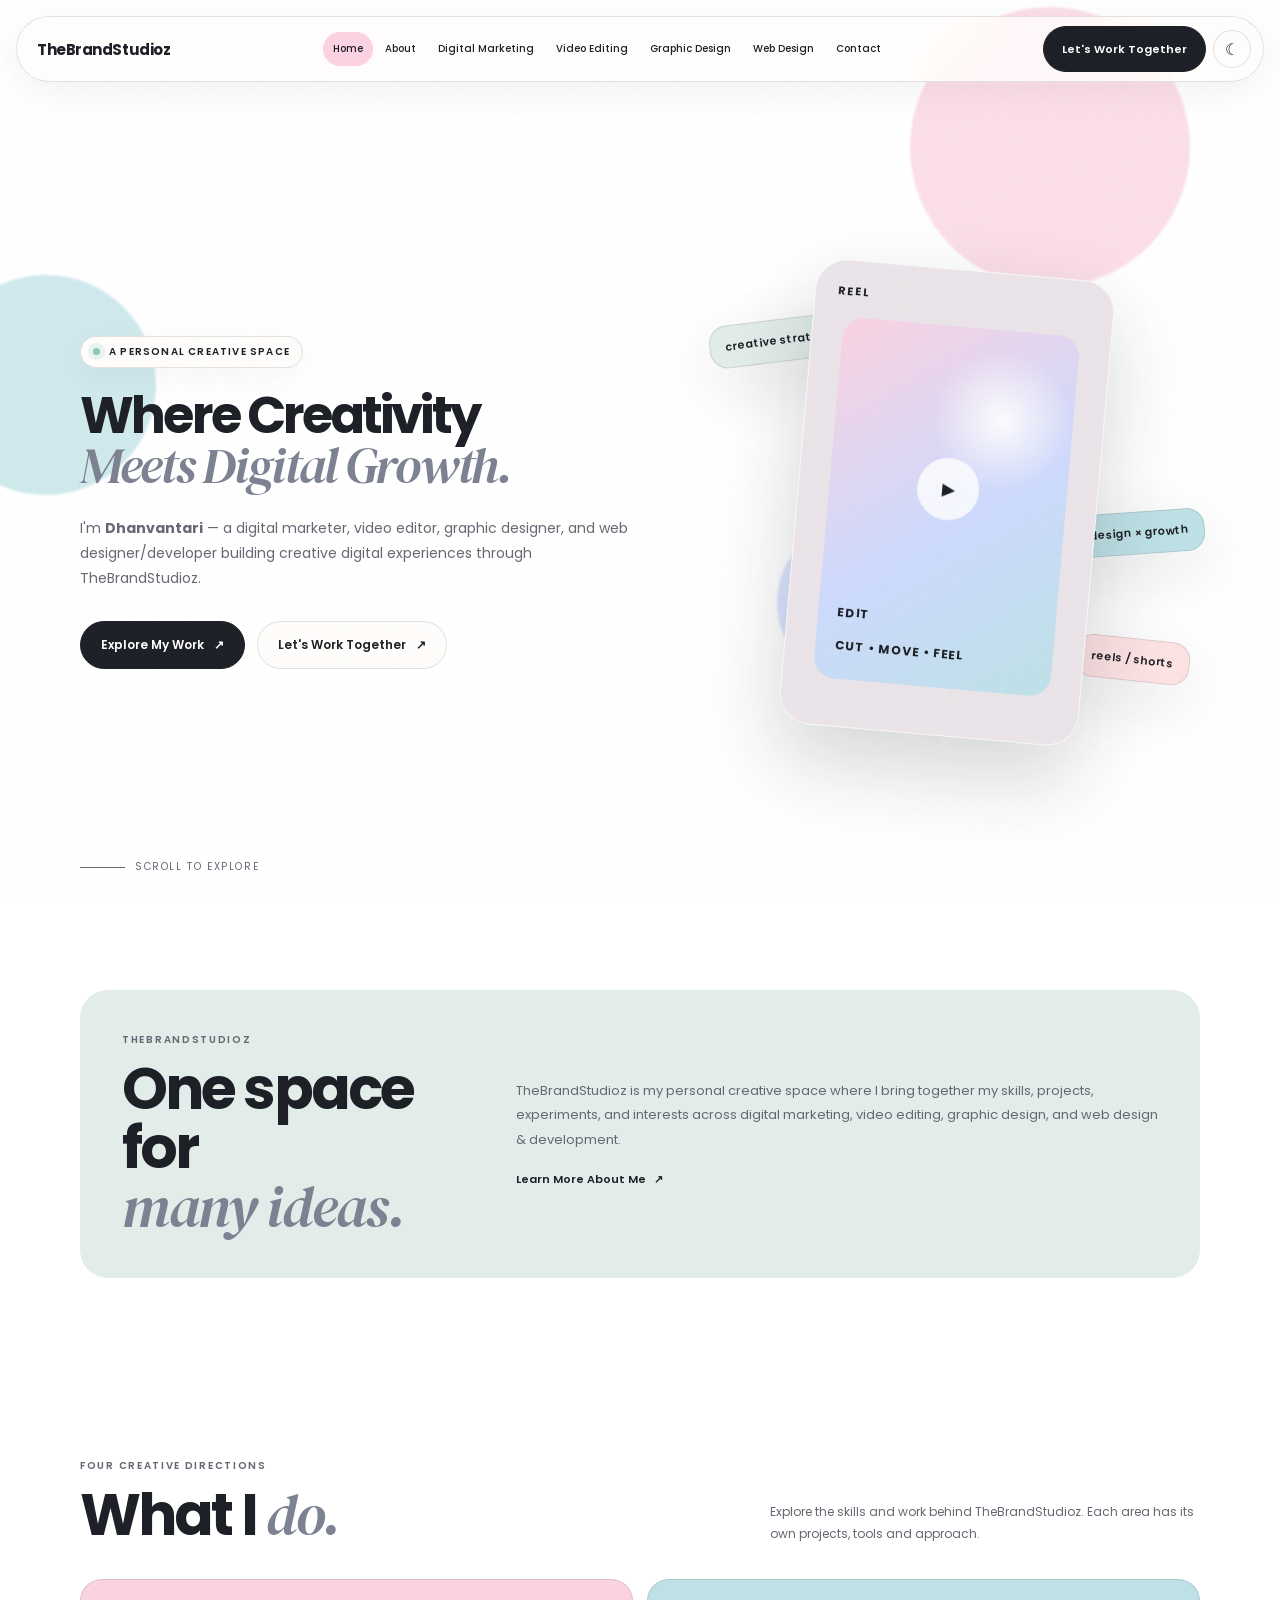
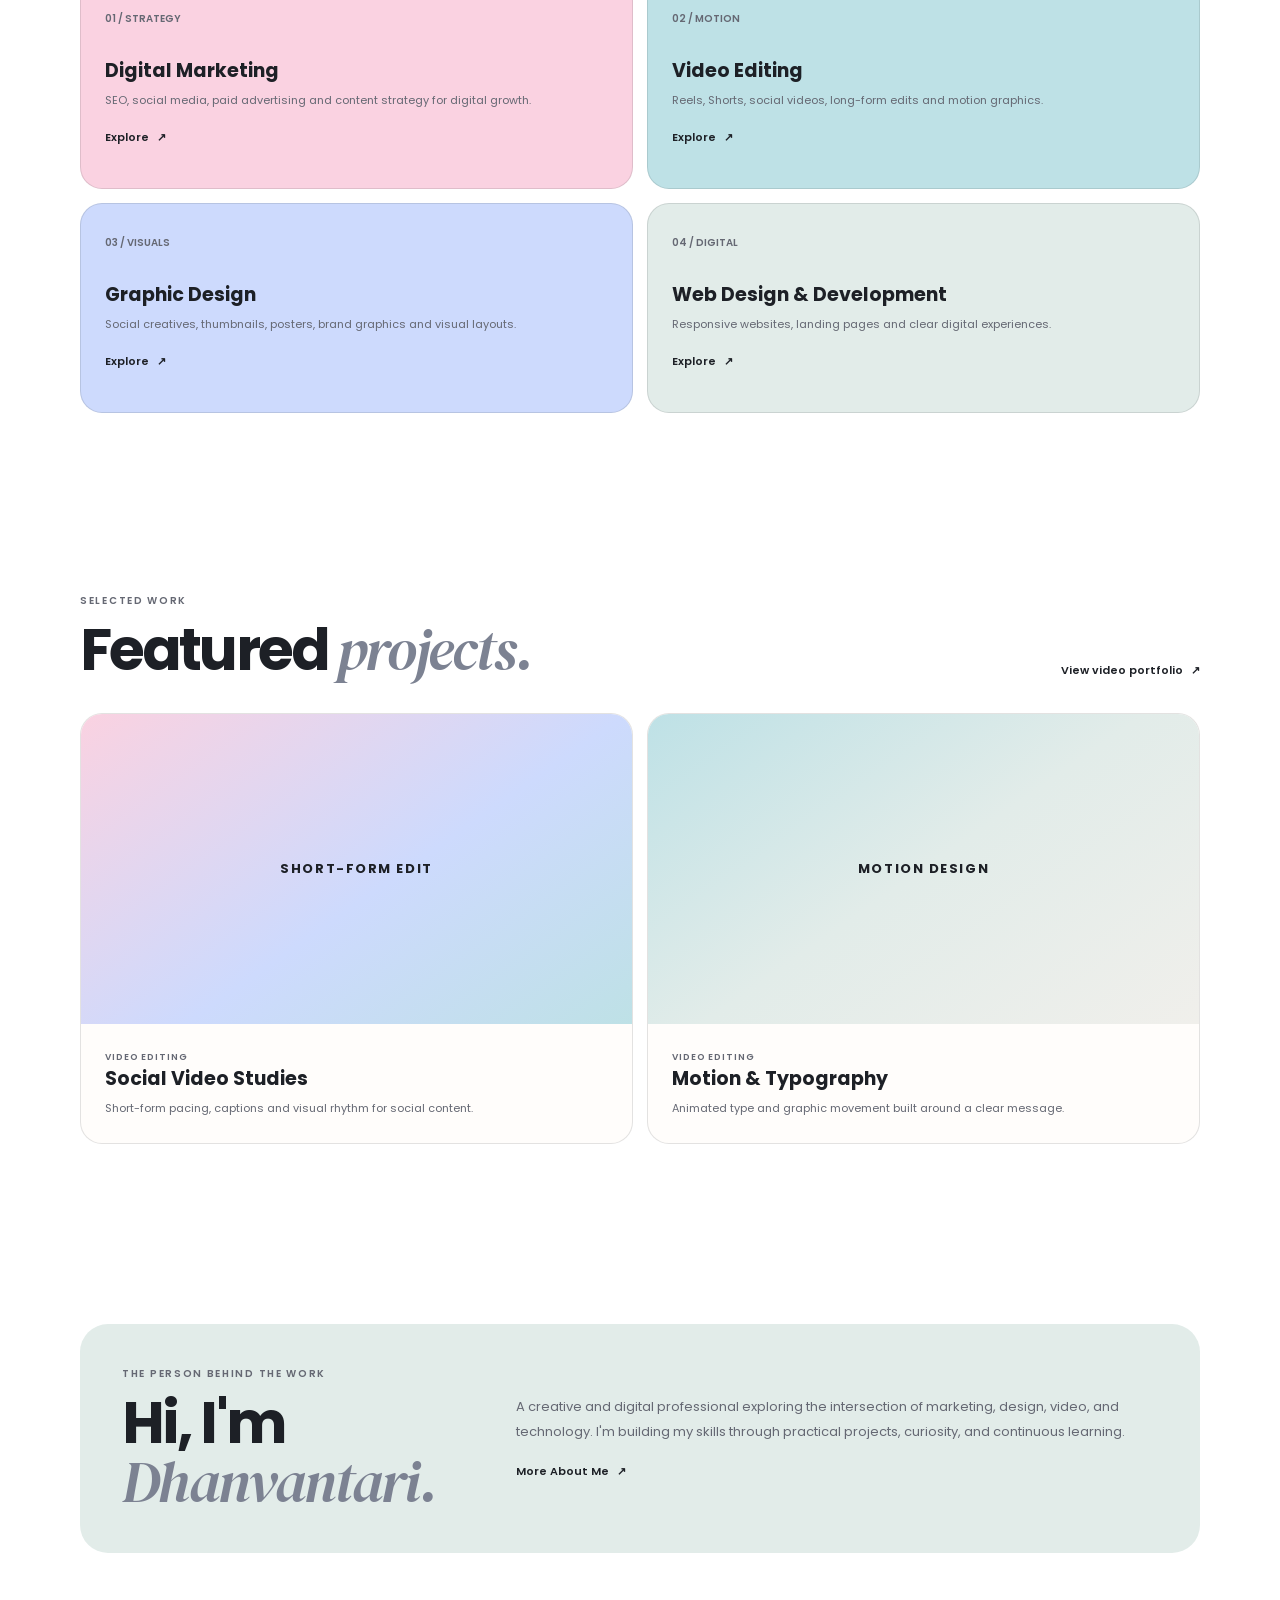
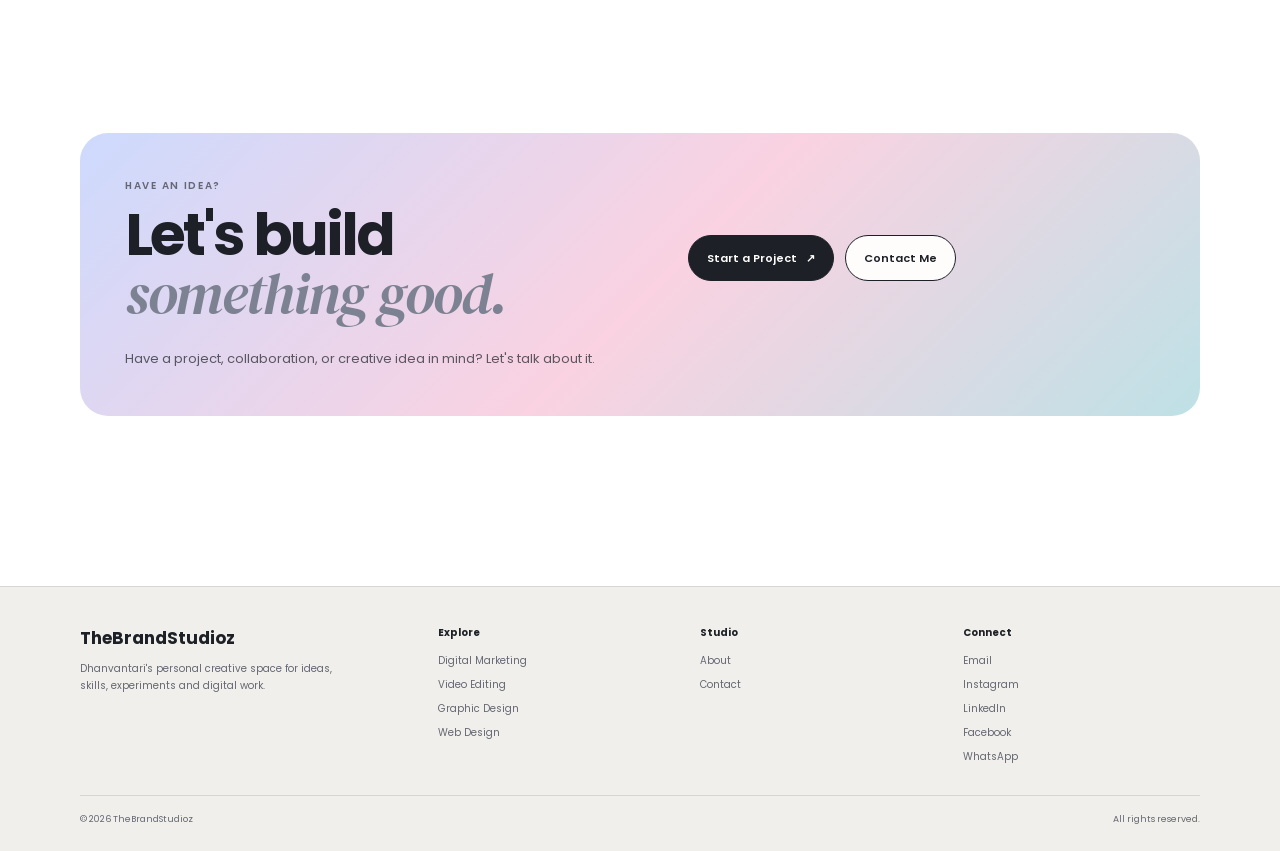
<file: index.html>
<!DOCTYPE html>
<html lang="en">
<head>
  <meta charset="UTF-8" />
  <meta name="viewport" content="width=device-width, initial-scale=1.0" />
  <meta name="description" content="TheBrandStudioz is Dhanvantari's creative space for digital marketing, video editing, graphic design and web design." />
  <title>TheBrandStudioz — Creative Work & Digital Skills</title>

  <link rel="preconnect" href="https://fonts.googleapis.com">
  <link rel="preconnect" href="https://fonts.gstatic.com" crossorigin>
  <link href="https://fonts.googleapis.com/css2?family=Poppins:ital,wght@0,300;0,400;0,500;0,600;0,700;0,800;1,400;1,500;1,600&family=DM+Serif+Display:ital@0;1&display=swap" rel="stylesheet">

  <style>
    :root {
      --cream: #ffffff;
      --warm: #f0efeb;
      --sage: #e2ece9;
      --blue: #bee1e6;
      --pink: #fad2e1;
      --rose: #fde2e4;
      --lavender: #cddafd;
      --periwinkle: #dfe7fd;
      --lilac: #eae4e9;
      --ink: #1d2026;
      --muted: #656873;
      --white: #fffdfb;
      --border: rgba(29, 32, 38, .10);
      --shadow: 0 20px 60px rgba(29, 32, 38, .10);
      --radius: 28px;
      --ease: cubic-bezier(.2,.8,.2,1);
    }

    html.dark {
      --cream: #17171b;
      --warm: #202025;
      --sage: #1d2928;
      --blue: #1c3034;
      --pink: #35252e;
      --rose: #302326;
      --lavender: #252c40;
      --periwinkle: #242b3b;
      --lilac: #2b282d;
      --ink: #f8f6f3;
      --muted: #b6b4bb;
      --white: #1c1c21;
      --border: rgba(255,255,255,.10);
      --shadow: 0 20px 60px rgba(0,0,0,.28);
    }

    * { box-sizing: border-box; margin: 0; padding: 0; }
    html { scroll-behavior: smooth; }
    body {
      font-family: "Poppins", sans-serif;
      background: var(--cream);
      color: var(--ink);
      overflow-x: hidden;
      transition: background .45s ease, color .45s ease;
    }
    a { color: inherit; text-decoration: none; }
    button { font: inherit; color: inherit; }

    ::selection { background: var(--pink); color: var(--ink); }

    .cursor, .cursor-dot {
      position: fixed;
      pointer-events: none;
      z-index: 9999;
      transform: translate(-50%, -50%);
      opacity: 0;
    }
    .cursor {
      width: 38px;
      height: 38px;
      border: 1px solid currentColor;
      border-radius: 50%;
      transition: width .25s var(--ease), height .25s var(--ease), background .25s ease, opacity .3s ease;
      mix-blend-mode: difference;
      color: #fff;
    }
    .cursor-dot {
      width: 5px;
      height: 5px;
      border-radius: 50%;
      background: var(--ink);
      z-index: 10000;
      transition: transform .08s linear, opacity .3s ease;
    }
    body.cursor-ready .cursor,
    body.cursor-ready .cursor-dot { opacity: 1; }
    body.cursor-hover .cursor {
      width: 64px;
      height: 64px;
      background: rgba(255,255,255,.12);
    }
    @media (pointer: coarse) {
      .cursor, .cursor-dot { display: none; }
    }

    .noise {
      position: fixed;
      inset: 0;
      pointer-events: none;
      z-index: 100;
      opacity: .035;
      background-image: url("data:image/svg+xml,%3Csvg viewBox='0 0 180 180' xmlns='http://www.w3.org/2000/svg'%3E%3Cfilter id='n'%3E%3CfeTurbulence type='fractalNoise' baseFrequency='.8' numOctaves='4' stitchTiles='stitch'/%3E%3C/filter%3E%3Crect width='100%25' height='100%25' filter='url(%23n)' opacity='.7'/%3E%3C/svg%3E");
    }

    .progress {
      position: fixed;
      top: 0;
      left: 0;
      height: 3px;
      width: 0;
      background: linear-gradient(90deg, #f6a7c5, #9dcfe0, #aebef2);
      z-index: 1001;
    }

    .nav-wrap {
      position: fixed;
      top: 18px;
      left: 50%;
      transform: translateX(-50%);
      width: min(1120px, calc(100% - 32px));
      z-index: 1000;
    }
    nav {
      display: flex;
      align-items: center;
      justify-content: space-between;
      padding: 12px 14px 12px 20px;
      border: 1px solid var(--border);
      background: color-mix(in srgb, var(--white) 78%, transparent);
      backdrop-filter: blur(18px);
      -webkit-backdrop-filter: blur(18px);
      border-radius: 999px;
      box-shadow: 0 10px 35px rgba(0,0,0,.05);
    }
    .brand {
      font-size: 15px;
      font-weight: 700;
      letter-spacing: -.03em;
      white-space: nowrap;
    }
    .brand span { font-weight: 400; opacity: .6; }
    .nav-links {
      display: flex;
      align-items: center;
      gap: 5px;
    }
    .nav-links a {
      font-size: 12px;
      font-weight: 500;
      padding: 9px 12px;
      border-radius: 999px;
      transition: .25s ease;
    }
    .nav-links a:hover, .nav-links a.active {
      background: var(--pink);
    }
    .nav-actions { display: flex; gap: 7px; align-items: center; }
    .icon-btn {
      width: 38px;
      height: 38px;
      display: grid;
      place-items: center;
      border: 1px solid var(--border);
      border-radius: 50%;
      background: var(--white);
      cursor: pointer;
      transition: transform .25s var(--ease), background .25s ease;
    }
    .icon-btn:hover { transform: rotate(12deg) scale(1.06); background: var(--lavender); }
    .menu-btn { display: none; }

    main { position: relative; }
    section {
      width: min(1120px, calc(100% - 40px));
      margin: 0 auto;
      position: relative;
    }
    .hero {
      min-height: 100svh;
      display: flex;
      align-items: center;
      padding-top: 105px;
      overflow: visible;
    }
    .hero-bg {
      position: absolute;
      inset: -10% -20% auto;
      height: 90%;
      pointer-events: none;
      z-index: -1;
    }
    .blob {
      position: absolute;
      border-radius: 50%;
      filter: blur(1px);
      opacity: .72;
      animation: float 9s ease-in-out infinite alternate;
    }
    .blob.one { width: 280px; height: 280px; background: var(--pink); top: 12%; right: 7%; }
    .blob.two { width: 220px; height: 220px; background: var(--blue); top: 45%; left: -5%; animation-delay: -3s; }
    .blob.three { width: 170px; height: 170px; background: var(--lavender); bottom: 4%; right: 26%; animation-delay: -5s; }
    @keyframes float { to { transform: translate3d(25px,-30px,0) rotate(10deg); } }

    .hero-grid {
      width: 100%;
      display: grid;
      grid-template-columns: 1.05fr .95fr;
      gap: 55px;
      align-items: center;
    }
    .eyebrow {
      display: inline-flex;
      align-items: center;
      gap: 9px;
      padding: 7px 12px;
      background: var(--white);
      border: 1px solid var(--border);
      border-radius: 999px;
      font-size: 11px;
      font-weight: 600;
      letter-spacing: .04em;
      text-transform: uppercase;
      box-shadow: 0 8px 30px rgba(0,0,0,.04);
      margin-bottom: 22px;
    }
    .eyebrow i {
      width: 7px; height: 7px; border-radius: 50%;
      background: #8cc7b5;
      box-shadow: 0 0 0 5px rgba(140,199,181,.18);
    }
    h1 {
      font-size: clamp(52px, 7.5vw, 94px);
      line-height: .95;
      letter-spacing: -.065em;
      max-width: 760px;
    }
    h1 em {
      font-family: "DM Serif Display", Georgia, serif;
      font-weight: 400;
      font-style: italic;
      color: #7c8292;
      letter-spacing: -.045em;
    }
    .hero-copy {
      margin-top: 26px;
      max-width: 570px;
      color: var(--muted);
      font-size: 15px;
      line-height: 1.8;
    }
    .hero-actions { display: flex; gap: 12px; margin-top: 30px; flex-wrap: wrap; }
    .btn {
      display: inline-flex;
      align-items: center;
      justify-content: center;
      gap: 10px;
      padding: 14px 20px;
      border-radius: 999px;
      border: 1px solid var(--ink);
      font-size: 12px;
      font-weight: 600;
      transition: transform .3s var(--ease), box-shadow .3s ease, background .3s ease;
    }
    .btn.primary { background: var(--ink); color: var(--cream); }
    .btn.secondary { background: var(--white); border-color: var(--border); }
    .btn:hover { transform: translateY(-4px); box-shadow: 0 15px 30px rgba(0,0,0,.10); }
    .arrow { transition: transform .25s ease; }
    .btn:hover .arrow { transform: translate(3px,-3px); }

    .hero-showcase {
      position: relative;
      min-height: 510px;
      display: grid;
      place-items: center;
    }
    .hero-card {
      width: min(300px, 72%);
      aspect-ratio: 9/14;
      border-radius: 32px;
      background: var(--lilac);
      border: 1px solid rgba(255,255,255,.7);
      box-shadow: 0 35px 80px rgba(29,32,38,.18);
      transform: rotate(5deg);
      overflow: hidden;
      position: relative;
      animation: cardFloat 6s ease-in-out infinite;
    }
    @keyframes cardFloat { 50% { transform: rotate(2deg) translateY(-12px); } }
    .hero-card::before {
      content: "REEL";
      position: absolute;
      top: 22px;
      left: 22px;
      font-size: 11px;
      letter-spacing: .16em;
      font-weight: 700;
      z-index: 2;
    }
    .hero-card .frame {
      position: absolute;
      inset: 12% 10% 10%;
      border-radius: 22px;
      background:
        radial-gradient(circle at 70% 25%, rgba(255,255,255,.9), transparent 22%),
        linear-gradient(145deg, var(--pink), var(--lavender) 55%, var(--blue));
      overflow: hidden;
    }
    .hero-card .frame::after {
      content: "EDIT\A\A CUT • MOVE • FEEL";
      white-space: pre;
      position: absolute;
      bottom: 25px;
      left: 20px;
      font-size: 12px;
      line-height: 1.4;
      font-weight: 700;
      letter-spacing: .05em;
    }
    .hero-card .play {
      position: absolute;
      width: 62px; height: 62px;
      border-radius: 50%;
      background: rgba(255,255,255,.8);
      display: grid; place-items: center;
      top: 45%; left: 50%;
      transform: translate(-50%,-50%);
      backdrop-filter: blur(10px);
      font-size: 17px;
    }
    .floating-tag {
      position: absolute;
      padding: 12px 15px;
      border-radius: 18px;
      background: var(--white);
      border: 1px solid var(--border);
      box-shadow: var(--shadow);
      font-size: 11px;
      font-weight: 600;
      animation: floatTag 5s ease-in-out infinite;
    }
    .tag-a { top: 14%; left: 3%; background: var(--sage); transform: rotate(-7deg); }
    .tag-b { bottom: 15%; right: 2%; background: var(--rose); transform: rotate(6deg); animation-delay: -2s; }
    .tag-c { top: 52%; right: -1%; background: var(--blue); transform: rotate(-4deg); animation-delay: -4s; }
    @keyframes floatTag { 50% { translate: 0 -10px; } }

    .scroll-note {
      position: absolute;
      bottom: 25px;
      left: 0;
      display: flex;
      align-items: center;
      gap: 10px;
      font-size: 10px;
      text-transform: uppercase;
      letter-spacing: .16em;
      color: var(--muted);
    }
    .scroll-line { width: 45px; height: 1px; background: var(--muted); }

    .section-pad { padding-top: 145px; }
    .section-head {
      display: flex;
      justify-content: space-between;
      align-items: end;
      gap: 30px;
      margin-bottom: 45px;
    }
    .section-kicker {
      font-size: 11px;
      text-transform: uppercase;
      letter-spacing: .18em;
      font-weight: 600;
      color: var(--muted);
      margin-bottom: 12px;
    }
    h2 {
      font-size: clamp(38px, 5vw, 64px);
      line-height: 1;
      letter-spacing: -.055em;
    }
    h2 em {
      font-family: "DM Serif Display", Georgia, serif;
      font-weight: 400;
      font-style: italic;
      letter-spacing: -.035em;
    }
    .section-desc {
      max-width: 420px;
      color: var(--muted);
      line-height: 1.75;
      font-size: 13px;
    }

    .about-grid {
      display: grid;
      grid-template-columns: .8fr 1.2fr;
      gap: 70px;
      align-items: start;
    }
    .about-note {
      padding: 34px;
      border-radius: var(--radius);
      background: var(--sage);
      min-height: 300px;
      position: relative;
      overflow: hidden;
    }
    .about-note::after {
      content: "✦";
      position: absolute;
      font-size: 180px;
      right: -20px;
      bottom: -65px;
      opacity: .16;
    }
    .about-note p { font-size: 17px; line-height: 1.7; position: relative; z-index: 1; }
    .about-note strong { font-weight: 700; }
    .about-text p { color: var(--muted); line-height: 1.9; font-size: 14px; margin-bottom: 20px; }
    .tool-list { display: flex; flex-wrap: wrap; gap: 8px; margin-top: 25px; }
    .tool {
      padding: 8px 12px;
      background: var(--white);
      border: 1px solid var(--border);
      border-radius: 999px;
      font-size: 11px;
      font-weight: 600;
    }

    .portfolio-shell {
      padding: 28px;
      border-radius: 34px;
      background: var(--warm);
    }
    .filters {
      display: flex;
      gap: 7px;
      flex-wrap: wrap;
      margin-bottom: 28px;
    }
    .filter {
      border: 1px solid var(--border);
      background: var(--white);
      border-radius: 999px;
      padding: 9px 14px;
      font-size: 11px;
      cursor: pointer;
      transition: .25s ease;
    }
    .filter.active, .filter:hover { background: var(--ink); color: var(--cream); }
    .portfolio-grid {
      display: grid;
      grid-template-columns: repeat(3, 1fr);
      gap: 18px;
    }
    .work-card {
      position: relative;
      aspect-ratio: 9/14;
      border-radius: 24px;
      overflow: hidden;
      cursor: pointer;
      background: var(--lavender);
      transition: transform .45s var(--ease), opacity .35s ease;
    }
    .work-card:hover { transform: translateY(-9px) rotate(-1deg); }
    .work-card.hide { display: none; }
    .work-art {
      position: absolute;
      inset: 0;
      transition: transform .6s var(--ease);
    }
    .work-card:hover .work-art { transform: scale(1.06); }
    .art-1 { background: linear-gradient(150deg, var(--pink), #fff 46%, var(--lavender)); }
    .art-2 { background: linear-gradient(145deg, var(--blue), var(--sage) 55%, var(--cream)); }
    .art-3 { background: linear-gradient(160deg, var(--lavender), var(--rose), var(--pink)); }
    .art-4 { background: linear-gradient(140deg, var(--sage), var(--blue), var(--warm)); }
    .art-5 { background: linear-gradient(155deg, var(--rose), var(--lilac), var(--lavender)); }
    .art-6 { background: linear-gradient(145deg, var(--cream), var(--pink), var(--blue)); }
    .art-7 { background: radial-gradient(circle at 65% 25%, #fff, transparent 15%), linear-gradient(145deg, var(--lavender), var(--blue)); }
    .art-8 { background: linear-gradient(145deg, var(--warm), var(--sage), var(--pink)); }
    .art-9 { background: linear-gradient(150deg, var(--pink), var(--rose), var(--lilac)); }
    .work-art::before {
      content: "";
      position: absolute;
      width: 150px; height: 150px;
      border-radius: 50%;
      background: rgba(255,255,255,.4);
      top: 25%; left: 15%;
      filter: blur(3px);
    }
    .work-art::after {
      content: "PLAY";
      position: absolute;
      width: 58px; height: 58px;
      border-radius: 50%;
      display: grid;
      place-items: center;
      top: 50%; left: 50%;
      transform: translate(-50%,-50%);
      background: rgba(255,255,255,.7);
      font-size: 10px;
      font-weight: 700;
      letter-spacing: .1em;
      backdrop-filter: blur(8px);
    }
    .work-info {
      position: absolute;
      inset: auto 12px 12px;
      padding: 13px 14px;
      background: rgba(255,255,255,.72);
      backdrop-filter: blur(12px);
      border-radius: 17px;
      z-index: 2;
    }
    .work-info b { display: block; font-size: 12px; }
    .work-info span { display: block; margin-top: 3px; font-size: 9px; color: #5f626b; }

    .certifications-grid {
      display: grid;
      gap: 14px;
    }
    .certification {
      width: min(100%, 480px);
    }
    .certification-details {
      padding: 30px;
      border-radius: 22px;
      background: var(--sage);
    }
    .certification-details .section-kicker { margin-bottom: 14px; }
    .certification-details h3 { font-size: 26px; line-height: 1.15; }
    .certification-details p { margin-top: 12px; color: var(--muted); font-size: 13px; line-height: 1.7; }
    .certification-details .certification-year { display: block; margin-top: 22px; font-size: 11px; font-weight: 600; }
    .certification-id { display: block; margin-top: 8px; color: var(--muted); font-size: 10px; }
    .certificate-link {
      display: inline-flex;
      align-items: center;
      gap: 8px;
      margin-top: 22px;
      padding: 11px 15px;
      border: 1px solid var(--ink);
      border-radius: 999px;
      background: var(--ink);
      color: var(--cream);
      font-size: 11px;
      font-weight: 600;
      transition: transform .25s var(--ease), box-shadow .25s ease;
    }
    .certificate-link:hover { transform: translateY(-3px); box-shadow: 0 10px 22px rgba(0,0,0,.12); }

    .services-grid {
      display: grid;
      grid-template-columns: repeat(4, 1fr);
      gap: 13px;
    }
    .service {
      min-height: 215px;
      border-radius: 26px;
      padding: 23px;
      border: 1px solid var(--border);
      background: var(--white);
      transition: transform .4s var(--ease), box-shadow .4s ease;
      position: relative;
      overflow: hidden;
    }
    .service:nth-child(1), .service:nth-child(5) { background: var(--pink); }
    .service:nth-child(2), .service:nth-child(6) { background: var(--blue); }
    .service:nth-child(3), .service:nth-child(7) { background: var(--lavender); }
    .service:nth-child(4), .service:nth-child(8) { background: var(--sage); }
    .service:hover { transform: translateY(-8px); box-shadow: var(--shadow); }
    .service-num { font-size: 10px; opacity: .55; font-weight: 600; }
    .service h3 { font-size: 17px; margin-top: 38px; letter-spacing: -.03em; }
    .service p { color: rgba(29,32,38,.62); font-size: 11px; line-height: 1.7; margin-top: 9px; }
    html.dark .service p { color: rgba(248,246,243,.65); }
    .service-icon {
      position: absolute;
      right: 20px;
      top: 19px;
      font-size: 18px;
      opacity: .65;
    }

    .marquee-wrap {
      width: 100%;
      overflow: hidden;
      margin-top: 145px;
      border-top: 1px solid var(--border);
      border-bottom: 1px solid var(--border);
      padding: 16px 0;
      transform: rotate(-1.2deg) scale(1.03);
      background: var(--pink);
    }
    .marquee {
      display: flex;
      width: max-content;
      animation: marquee 22s linear infinite;
    }
    .marquee span {
      font-size: 14px;
      font-weight: 600;
      text-transform: uppercase;
      letter-spacing: .15em;
      margin-right: 40px;
      white-space: nowrap;
    }
    @keyframes marquee { to { transform: translateX(-50%); } }

    .contact {
      padding-bottom: 100px;
    }
    .contact-box {
      padding: 55px;
      border-radius: 36px;
      background:
        radial-gradient(circle at 85% 20%, rgba(255,255,255,.55), transparent 24%),
        linear-gradient(135deg, var(--lavender), var(--pink) 52%, var(--blue));
      position: relative;
      overflow: hidden;
    }
    .contact-box h2 { max-width: 730px; }
    .contact-box p { max-width: 570px; color: rgba(29,32,38,.65); margin-top: 18px; line-height: 1.8; font-size: 13px; }
    .contact-links { display: flex; gap: 9px; flex-wrap: wrap; margin-top: 28px; }
    .contact-link {
      padding: 11px 15px;
      border-radius: 999px;
      background: rgba(255,255,255,.68);
      border: 1px solid rgba(255,255,255,.7);
      font-size: 11px;
      font-weight: 600;
      transition: transform .25s ease, background .25s ease;
    }
    .contact-link:hover { transform: translateY(-4px); background: #fff; }
    .footer {
      width: min(1120px, calc(100% - 40px));
      margin: 0 auto;
      padding: 24px 0 35px;
      display: flex;
      justify-content: space-between;
      gap: 20px;
      border-top: 1px solid var(--border);
      color: var(--muted);
      font-size: 10px;
    }

    .reveal {
      opacity: 0;
      transform: translateY(35px);
      transition: opacity .8s var(--ease), transform .8s var(--ease);
    }
    .reveal.visible { opacity: 1; transform: none; }
    .delay-1 { transition-delay: .08s; }
    .delay-2 { transition-delay: .16s; }
    .delay-3 { transition-delay: .24s; }

    .modal {
      position: fixed;
      inset: 0;
      z-index: 2000;
      display: grid;
      place-items: center;
      background: rgba(15,15,18,.72);
      backdrop-filter: blur(14px);
      opacity: 0;
      pointer-events: none;
      transition: opacity .3s ease;
      padding: 20px;
    }
    .modal.open { opacity: 1; pointer-events: auto; }
    .modal-card {
      width: min(460px, 100%);
      background: var(--white);
      border-radius: 28px;
      padding: 25px;
      position: relative;
      transform: scale(.94);
      transition: transform .35s var(--ease);
    }
    .modal.open .modal-card { transform: scale(1); }
    .modal-video {
      aspect-ratio: 9/14;
      border-radius: 20px;
      background: linear-gradient(145deg,var(--pink),var(--lavender),var(--blue));
      display: grid;
      place-items: center;
      font-size: 13px;
      color: var(--ink);
      overflow: hidden;
      position: relative;
    }
    .modal-video::before {
      content: "YOUR VIDEO LINK";
      padding: 12px 17px;
      background: rgba(255,255,255,.7);
      border-radius: 999px;
      font-size: 10px;
      font-weight: 700;
    }
    .modal-info { padding-top: 17px; }
    .modal-info h3 { font-size: 18px; }
    .modal-info p { color: var(--muted); font-size: 11px; margin-top: 5px; }
    .close-modal {
      position: absolute;
      top: 12px;
      right: 12px;
      width: 38px; height: 38px;
      border-radius: 50%;
      border: 1px solid var(--border);
      background: var(--white);
      cursor: pointer;
      z-index: 2;
    }

    @media (max-width: 900px) {
      .nav-links {
        position: absolute;
        top: calc(100% + 9px);
        left: 0; right: 0;
        padding: 10px;
        border-radius: 22px;
        background: var(--white);
        border: 1px solid var(--border);
        box-shadow: var(--shadow);
        flex-direction: column;
        align-items: stretch;
        opacity: 0;
        pointer-events: none;
        transform: translateY(-7px);
        transition: .25s ease;
      }
      .nav-links.open { opacity: 1; pointer-events: auto; transform: none; }
      .nav-links a { text-align: center; padding: 12px; }
      .menu-btn { display: grid; }
      .hero-grid { grid-template-columns: 1fr; }
      .hero-showcase { min-height: 480px; margin-top: -10px; }
      .about-grid { grid-template-columns: 1fr; gap: 25px; }
      .services-grid { grid-template-columns: repeat(2, 1fr); }
    }

    @media (max-width: 620px) {
      section, .footer { width: min(100% - 28px, 1120px); }
      .nav-wrap { width: calc(100% - 20px); top: 10px; }
      nav { padding-left: 14px; }
      .brand { font-size: 13px; }
      .hero { padding-top: 90px; min-height: auto; padding-bottom: 50px; }
      h1 { font-size: clamp(48px, 15vw, 72px); }
      .hero-copy { font-size: 13px; }
      .hero-showcase { min-height: 410px; }
      .hero-card { width: 245px; }
      .tag-a { left: 0; }
      .tag-c { right: -5px; }
      .section-pad { padding-top: 95px; }
      .section-head { display: block; margin-bottom: 28px; }
      .section-desc { margin-top: 18px; }
      .portfolio-shell { padding: 15px; border-radius: 26px; }
      .portfolio-grid { grid-template-columns: repeat(2, 1fr); gap: 10px; }
      .work-card { border-radius: 17px; }
      .work-info { inset: auto 7px 7px; padding: 10px; border-radius: 12px; }
      .work-info b { font-size: 10px; }
      .work-info span { font-size: 8px; }
      .certifications-grid { gap: 14px; }
      .certification-details { padding: 22px; }
      .certification-details h3 { font-size: 22px; }
      .services-grid { grid-template-columns: 1fr 1fr; gap: 9px; }
      .service { min-height: 185px; padding: 17px; border-radius: 19px; }
      .service h3 { font-size: 14px; margin-top: 30px; }
      .service p { font-size: 9px; }
      .contact-box { padding: 32px 22px; border-radius: 27px; }
      .contact-box h2 { font-size: 39px; }
      .footer { flex-direction: column; }
      .scroll-note { display: none; }
    }

    @media (max-width: 390px) {
      .services-grid { grid-template-columns: 1fr; }
      .portfolio-grid { grid-template-columns: 1fr 1fr; }
      .hero-card { width: 220px; }
    }
  </style>
  <link rel="stylesheet" href="site.css">
</head>

<body>
  <div class="noise"></div>
  <div class="progress" id="progress"></div>
  <div class="cursor" id="cursor"></div>
  <div class="cursor-dot" id="cursorDot"></div>

  <div class="nav-wrap site-header">
    <nav class="site-nav">
      <a href="index.html" class="brand site-brand magnetic">TheBrandStudioz</a>
      <div class="nav-links site-links" id="navLinks" data-site-links>
        <a href="index.html" class="active" aria-current="page">Home</a>
        <a href="About.html">About</a>
        <a href="Digital Marketing.html">Digital Marketing</a>
        <a href="Video Editing.html">Video Editing</a>
        <a href="Graphic Designing.html">Graphic Design</a>
        <a href="Website Designing.html">Web Design</a>
        <a href="Contact.html">Contact</a>
      </div>
      <div class="nav-actions site-actions">
        <a class="button primary" href="Contact.html">Let's Work Together</a>
        <button class="icon-btn icon-button" id="themeBtn" data-theme-toggle aria-label="Toggle dark mode">☾</button>
        <button class="icon-btn icon-button menu-btn menu-button" id="menuBtn" data-menu-toggle aria-label="Open menu" aria-expanded="false">☰</button>
      </div>
    </nav>
  </div>

  <main class="site-main">
    <section class="hero home-hero" id="home">
      <div class="hero-bg" aria-hidden="true">
        <div class="blob one"></div>
        <div class="blob two"></div>
        <div class="blob three"></div>
      </div>

      <div class="hero-grid">
        <div class="home-hero-copy">
          <div class="eyebrow reveal"><i></i> A personal creative space</div>
          <h1 class="reveal delay-1">Where Creativity<br><em>Meets Digital Growth.</em></h1>
          <p class="hero-copy reveal delay-2">I'm <strong>Dhanvantari</strong> — a digital marketer, video editor, graphic designer, and web designer/developer building creative digital experiences through TheBrandStudioz.</p>
          <div class="hero-actions reveal delay-3">
            <a href="Video Editing.html" class="btn primary">Explore My Work <span class="arrow">↗</span></a>
            <a href="Contact.html" class="btn secondary">Let's Work Together <span class="arrow">↗</span></a>
          </div>
        </div>

        <div class="hero-showcase reveal delay-2" aria-label="Video editing preview">
          <div class="floating-tag tag-a">creative strategy</div>
          <div class="floating-tag tag-b">reels / shorts</div>
          <div class="floating-tag tag-c">story × design × growth</div>
          <div class="hero-card">
            <div class="frame"><div class="play">▶</div></div>
          </div>
        </div>
      </div>

      <div class="scroll-note"><span class="scroll-line"></span> Scroll to explore</div>
    </section>

    <section class="section wrap">
      <div class="intro-band reveal">
        <div><div class="kicker">TheBrandStudioz</div><h2>One space for<br><em>many ideas.</em></h2></div>
        <div><p>TheBrandStudioz is my personal creative space where I bring together my skills, projects, experiments, and interests across digital marketing, video editing, graphic design, and web design & development.</p><a class="text-link" href="About.html">Learn More About Me <span>↗</span></a></div>
      </div>
    </section>

    <section class="section wrap">
      <div class="section-head reveal"><div><div class="kicker">Four creative directions</div><h2>What I <em>do.</em></h2></div><p class="section-copy">Explore the skills and work behind TheBrandStudioz. Each area has its own projects, tools and approach.</p></div>
      <div class="skill-grid">
        <article class="skill-card reveal"><span class="card-number">01 / STRATEGY</span><h3>Digital Marketing</h3><p>SEO, social media, paid advertising and content strategy for digital growth.</p><a class="text-link" href="Digital Marketing.html">Explore <span>↗</span></a></article>
        <article class="skill-card reveal delay-1"><span class="card-number">02 / MOTION</span><h3>Video Editing</h3><p>Reels, Shorts, social videos, long-form edits and motion graphics.</p><a class="text-link" href="Video Editing.html">Explore <span>↗</span></a></article>
        <article class="skill-card reveal delay-2"><span class="card-number">03 / VISUALS</span><h3>Graphic Design</h3><p>Social creatives, thumbnails, posters, brand graphics and visual layouts.</p><a class="text-link" href="Graphic Designing.html">Explore <span>↗</span></a></article>
        <article class="skill-card reveal delay-3"><span class="card-number">04 / DIGITAL</span><h3>Web Design & Development</h3><p>Responsive websites, landing pages and clear digital experiences.</p><a class="text-link" href="Website Designing.html">Explore <span>↗</span></a></article>
      </div>
    </section>

    <section class="section wrap">
      <div class="section-head reveal"><div><div class="kicker">Selected work</div><h2>Featured <em>projects.</em></h2></div><a class="text-link" href="Video Editing.html">View video portfolio <span>↗</span></a></div>
      <div class="project-grid">
        <article class="project-card reveal"><div class="feature-art">Short-form edit</div><span class="category">Video Editing</span><h3>Social Video Studies</h3><p>Short-form pacing, captions and visual rhythm for social content.</p></article>
        <article class="project-card reveal delay-1"><div class="feature-art">Motion design</div><span class="category">Video Editing</span><h3>Motion & Typography</h3><p>Animated type and graphic movement built around a clear message.</p></article>
      </div>
    </section>

    <section class="section wrap">
      <div class="intro-band reveal">
        <div><div class="kicker">The person behind the work</div><h2>Hi, I'm<br><em>Dhanvantari.</em></h2></div>
        <div><p>A creative and digital professional exploring the intersection of marketing, design, video, and technology. I'm building my skills through practical projects, curiosity, and continuous learning.</p><a class="text-link" href="About.html">More About Me <span>↗</span></a></div>
      </div>
    </section>

    <section class="section wrap">
      <div class="contact-panel reveal"><div class="kicker">Have an idea?</div><div class="contact-layout"><div><h2>Let's build<br><em>something good.</em></h2><p class="lead">Have a project, collaboration, or creative idea in mind? Let's talk about it.</p></div><div class="actions"><a class="button primary" href="Contact.html">Start a Project <span aria-hidden="true">↗</span></a><a class="button" href="Contact.html">Contact Me</a></div></div></div>
    </section>
  </main>

  <footer class="site-footer">
    <div class="footer-inner"><div class="footer-top">
      <div><a class="footer-brand" href="index.html">TheBrandStudioz</a><p class="footer-note">Dhanvantari's personal creative space for ideas, skills, experiments and digital work.</p></div>
      <div class="footer-col"><h3>Explore</h3><a href="Digital Marketing.html">Digital Marketing</a><a href="Video Editing.html">Video Editing</a><a href="Graphic Designing.html">Graphic Design</a><a href="Website Designing.html">Web Design</a></div>
      <div class="footer-col"><h3>Studio</h3><a href="About.html">About</a><a href="Contact.html">Contact</a></div>
      <div class="footer-col"><h3>Connect</h3><a href="mailto:digitaldhanvantariamonkar@gmail.com">Email</a><a href="https://www.instagram.com/thebrandstudioz/" target="_blank" rel="noopener">Instagram</a><a href="https://www.linkedin.com/in/digitaldhanvantariamonkar/" target="_blank" rel="noopener">LinkedIn</a><a href="https://www.facebook.com/thebrandstudioz" target="_blank" rel="noopener">Facebook</a><a href="https://wa.me/918625060609" target="_blank" rel="noopener">WhatsApp</a></div>
    </div><div class="footer-bottom"><span>© <span id="year"></span> TheBrandStudioz</span><span>All rights reserved.</span></div></div>
  </footer>

  <main class="legacy-main">
    <section class="hero" id="home">
      <div class="hero-bg">
        <div class="blob one"></div>
        <div class="blob two"></div>
        <div class="blob three"></div>
      </div>

      <div class="hero-grid">
        <div>
          <div class="eyebrow reveal"><i></i> Available for creative projects</div>
          <h1 class="reveal delay-1">I edit stories.<br><em>You watch them.</em></h1>
          <p class="hero-copy reveal delay-2">
            I'm <strong>thebrandstudioz</strong> — a Video Editor & Motion Designer creating
            engaging, modern and scroll-stopping content for digital platforms.
          </p>
          <div class="hero-actions reveal delay-3">
            <a href="#portfolio" class="btn primary">View My Work <span class="arrow">↗</span></a>
            <a href="#contact" class="btn secondary">Let's Create <span class="arrow">↗</span></a>
          </div>
        </div>

        <div class="hero-showcase reveal delay-2">
          <div class="floating-tag tag-a">motion design ✦</div>
          <div class="floating-tag tag-b">reels / shorts</div>
          <div class="floating-tag tag-c">story × rhythm</div>
          <div class="hero-card">
            <div class="frame">
              <div class="play">▶</div>
            </div>
          </div>
        </div>
      </div>

      <div class="scroll-note"><span class="scroll-line"></span> Scroll to explore</div>
    </section>

    <section class="section-pad" id="about">
      <div class="section-head reveal">
        <div>
          <div class="section-kicker">01 / About</div>
          <h2>A little about<br><em>the editor.</em></h2>
        </div>
        <p class="section-desc">Creative editing with a focus on pacing, visual storytelling, clean motion and content that keeps people watching.</p>
      </div>

      <div class="about-grid">
        <div class="about-note reveal">
          <p>I'm a <strong>fresher Video Editor & Motion Designer</strong> building my craft through practical projects and creative experimentation.</p>
        </div>
        <div class="about-text reveal delay-1">
          <p>
            I enjoy turning raw footage into polished content that feels intentional — from fast-paced social edits and talking-head videos to long-form content, podcasts and motion graphics.
          </p>
          <p>
            My editing style focuses on strong pacing, clean transitions, engaging captions, visual rhythm and motion that supports the story instead of distracting from it.
          </p>
          <p>
            I'm continuously learning, experimenting and refining my workflow across different types of content.
          </p>
          <div class="tool-list">
            <span class="tool">Premiere Pro</span>
            <span class="tool">After Effects</span>
            <span class="tool">DaVinci Resolve</span>
            <span class="tool">CapCut</span>
          </div>
        </div>
      </div>
    </section>

    <section class="section-pad" id="portfolio">
      <div class="section-head reveal">
        <div>
          <div class="section-kicker">02 / Selected work</div>
          <h2>Things I've<br><em>edited.</em></h2>
        </div>
        <p class="section-desc">A growing collection of short-form edits, YouTube content and motion design. Replace the placeholders with your actual work links.</p>
      </div>

      <div class="portfolio-shell reveal">
        <div class="filters">
          <button class="filter active" data-filter="all">All</button>
          <button class="filter" data-filter="reels">Reels</button>
          <button class="filter" data-filter="youtube">YouTube</button>
          <button class="filter" data-filter="motion">Motion Graphics</button>
        </div>

        <div class="portfolio-grid">
          <article class="work-card" data-category="reels" data-title="Instagram Reel" data-type="Short-form edit">
            <div class="work-art art-1"></div>
            <div class="work-info"><b>Instagram Reel</b><span>Short-form edit</span></div>
          </article>
          <article class="work-card" data-category="reels" data-title="Talking Head" data-type="Social media edit">
            <div class="work-art art-2"></div>
            <div class="work-info"><b>Talking Head</b><span>Social media edit</span></div>
          </article>
          <article class="work-card" data-category="motion" data-title="Motion Graphics" data-type="Animated text / design">
            <div class="work-art art-3"></div>
            <div class="work-info"><b>Motion Graphics</b><span>Animated text / design</span></div>
          </article>
          <article class="work-card" data-category="youtube" data-title="YouTube Video" data-type="Long-form edit">
            <div class="work-art art-4"></div>
            <div class="work-info"><b>YouTube Video</b><span>Long-form edit</span></div>
          </article>
          <article class="work-card" data-category="reels" data-title="Cinematic Reel" data-type="Visual storytelling">
            <div class="work-art art-5"></div>
            <div class="work-info"><b>Cinematic Reel</b><span>Visual storytelling</span></div>
          </article>
          <article class="work-card" data-category="youtube" data-title="Podcast Edit" data-type="Multi-camera / captions">
            <div class="work-art art-6"></div>
            <div class="work-info"><b>Podcast Edit</b><span>Multi-camera / captions</span></div>
          </article>
          <article class="work-card" data-category="motion" data-title="Kinetic Typography" data-type="Motion design">
            <div class="work-art art-7"></div>
            <div class="work-info"><b>Kinetic Typography</b><span>Motion design</span></div>
          </article>
          <article class="work-card" data-category="reels" data-title="Social Edit" data-type="Fast-paced / beat sync">
            <div class="work-art art-8"></div>
            <div class="work-info"><b>Social Edit</b><span>Fast-paced / beat sync</span></div>
          </article>
          <article class="work-card" data-category="motion" data-title="Promo Video" data-type="Text + graphic animation">
            <div class="work-art art-9"></div>
            <div class="work-info"><b>Promo Video</b><span>Text + graphic animation</span></div>
          </article>
        </div>
      </div>
    </section>

    <section class="section-pad" id="certifications">
      <div class="section-head reveal">
        <div>
          <div class="section-kicker">03 / Certifications</div>
          <h2>Learning, with<br><em>proof.</em></h2>
        </div>
        <p class="section-desc">Certificate of completion for the TutEdude DaVinci Resolve course.</p>
      </div>

      <div class="certifications-grid">
        <article class="certification reveal">
          <div class="certification-details">
            <div class="section-kicker">Course Certificate</div>
            <h3>DaVinci Resolve</h3>
            <p>Successfully completed the TutEdude DaVinci Resolve course.</p>
            <span class="certification-year">Completed 1 October 2026</span>
            <span class="certification-id">Certificate ID: TD-DHAN-DR-0717</span>
            <a class="certificate-link" href="images/Certificates/Screenshot%202026-10-01%20135929.png" target="_blank" rel="noopener">View Certificate <span aria-hidden="true">↗</span></a>
          </div>
        </article>
      </div>
    </section>

    <section class="section-pad" id="services">
      <div class="section-head reveal">
        <div>
          <div class="section-kicker">04 / Services</div>
          <h2>What I can<br><em>create.</em></h2>
        </div>
        <p class="section-desc">A focused selection of editing services without overwhelming the page with a huge list.</p>
      </div>

      <div class="services-grid">
        <article class="service reveal"><span class="service-num">01</span><span class="service-icon">↗</span><h3>Short-Form Editing</h3><p>Reels, Shorts, TikTok and fast-paced social content built around rhythm and retention.</p></article>
        <article class="service reveal delay-1"><span class="service-num">02</span><span class="service-icon">◫</span><h3>Long-Form Editing</h3><p>YouTube videos, tutorials, educational content, vlogs and documentary-style edits.</p></article>
        <article class="service reveal delay-2"><span class="service-num">03</span><span class="service-icon">✦</span><h3>Podcast Editing</h3><p>Multi-camera edits, speaker switching, captions, subtitles and clean audio presentation.</p></article>
        <article class="service reveal delay-3"><span class="service-num">04</span><span class="service-icon">◎</span><h3>Talking-Head</h3><p>Personal brands, creators, coaches, interviews and educational videos with engaging pacing.</p></article>
        <article class="service reveal"><span class="service-num">05</span><span class="service-icon">▦</span><h3>Social Media Content</h3><p>Platform-ready content for Instagram, LinkedIn, Facebook and YouTube.</p></article>
        <article class="service reveal delay-1"><span class="service-num">06</span><span class="service-icon">⌁</span><h3>Motion Graphics</h3><p>Animated text, kinetic typography, infographics, logo animation and graphic movement.</p></article>
        <article class="service reveal delay-2"><span class="service-num">07</span><span class="service-icon">▶</span><h3>Video Ads</h3><p>Promotional videos, Meta Ads, YouTube Ads, product videos and UGC-style edits.</p></article>
        <article class="service reveal delay-3"><span class="service-num">08</span><span class="service-icon">⌂</span><h3>Specialized Edits</h3><p>Gaming, real estate, faceless/automation videos, beat-synced edits and more.</p></article>
      </div>
    </section>

    <div class="marquee-wrap" aria-hidden="true">
      <div class="marquee">
        <span>edit with purpose ✦</span><span>make every frame count ✦</span><span>story × rhythm × motion ✦</span>
        <span>edit with purpose ✦</span><span>make every frame count ✦</span><span>story × rhythm × motion ✦</span>
      </div>
    </div>

    <section class="section-pad contact" id="contact">
      <div class="contact-box reveal">
        <div class="section-kicker">05 / Contact</div>
        <h2>Have footage?<br><em>Let's make it move.</em></h2>
        <p>
          Looking for a video editor or motion designer for your next project?
          Reach out through any of the platforms below.
        </p>
        <div class="contact-links">
          <a class="contact-link" href="mailto:digitaldhanvantariamonkar@gmail.com">Email ↗</a>
          <a class="contact-link" href="https://wa.me/918625060609" target="_blank" rel="noopener">WhatsApp ↗</a>
          <a class="contact-link" href="https://www.linkedin.com/in/digitaldhanvantariamonkar/" target="_blank" rel="noopener">LinkedIn ↗</a>
          <a class="contact-link" href="https://www.instagram.com/thebrandstudioz/" target="_blank" rel="noopener">Instagram ↗</a>
          <a class="contact-link" href="#" onclick="return false;">Freelancer ↗</a>
        </div>
      </div>
    </section>
  </main>

  <footer class="footer legacy-footer">
    <span>© <span id="year"></span> thebrandstudioz</span>
    <span>Video Editor · Motion Designer</span>
  </footer>

  <div class="modal legacy-modal" id="modal">
    <div class="modal-card">
      <button class="close-modal" id="closeModal" aria-label="Close">×</button>
      <div class="modal-video"></div>
      <div class="modal-info">
        <h3 id="modalTitle">Portfolio Project</h3>
        <p id="modalType">Replace this placeholder with your video link.</p>
      </div>
    </div>
  </div>

  <script>
    // Year
    document.getElementById("year").textContent = new Date().getFullYear();

    // Theme
    const themeBtn = document.getElementById("themeBtn");
    const savedTheme = localStorage.getItem("thebrandstudioz-theme");
    if (savedTheme === "dark") {
      document.documentElement.classList.add("dark");
      themeBtn.textContent = "☀";
    }
    themeBtn.addEventListener("click", () => {
      document.documentElement.classList.toggle("dark");
      const dark = document.documentElement.classList.contains("dark");
      localStorage.setItem("thebrandstudioz-theme", dark ? "dark" : "light");
      themeBtn.textContent = dark ? "☀" : "☾";
    });

    // Mobile menu
    const menuBtn = document.getElementById("menuBtn");
    const navLinks = document.getElementById("navLinks");
    menuBtn.addEventListener("click", () => {
      const isOpen = navLinks.classList.toggle("open");
      menuBtn.setAttribute("aria-expanded", String(isOpen));
    });
    navLinks.querySelectorAll("a").forEach(a => a.addEventListener("click", () => {
      navLinks.classList.remove("open");
      menuBtn.setAttribute("aria-expanded", "false");
    }));

    // Scroll progress
    const progress = document.getElementById("progress");
    window.addEventListener("scroll", () => {
      const max = document.documentElement.scrollHeight - window.innerHeight;
      progress.style.width = `${(window.scrollY / max) * 100}%`;
    }, { passive: true });

    // Reveal animations
    const observer = new IntersectionObserver((entries) => {
      entries.forEach(entry => {
        if (entry.isIntersecting) entry.target.classList.add("visible");
      });
    }, { threshold: 0.12 });
    document.querySelectorAll(".reveal").forEach(el => observer.observe(el));

    // Active navigation
    const sections = document.querySelectorAll("section[id]");
    const navItems = document.querySelectorAll(".nav-links a");
    const sectionObserver = new IntersectionObserver((entries) => {
      entries.forEach(entry => {
        if (entry.isIntersecting) {
          navItems.forEach(a => a.classList.toggle("active", a.getAttribute("href") === "#" + entry.target.id));
        }
      });
    }, { rootMargin: "-35% 0px -55% 0px" });
    sections.forEach(section => sectionObserver.observe(section));

    // Portfolio filters
    const filters = document.querySelectorAll(".filter");
    const cards = document.querySelectorAll(".work-card");
    filters.forEach(filter => {
      filter.addEventListener("click", () => {
        filters.forEach(f => f.classList.remove("active"));
        filter.classList.add("active");
        const category = filter.dataset.filter;
        cards.forEach(card => {
          card.classList.toggle("hide", category !== "all" && card.dataset.category !== category);
        });
      });
    });

    // Portfolio placeholder modal
    const modal = document.getElementById("modal");
    const modalTitle = document.getElementById("modalTitle");
    const modalType = document.getElementById("modalType");
    const closeModal = document.getElementById("closeModal");

    cards.forEach(card => {
      card.addEventListener("click", () => {
        modalTitle.textContent = card.dataset.title;
        modalType.textContent = card.dataset.type + " — replace this placeholder with your actual video link.";
        modal.classList.add("open");
      });
    });
    const close = () => modal.classList.remove("open");
    closeModal.addEventListener("click", close);
    modal.addEventListener("click", e => { if (e.target === modal) close(); });
    document.addEventListener("keydown", e => { if (e.key === "Escape") close(); });

    // Custom cursor
    const cursor = document.getElementById("cursor");
    const dot = document.getElementById("cursorDot");
    let mouseX = 0, mouseY = 0, curX = 0, curY = 0;
    window.addEventListener("mousemove", e => {
      mouseX = e.clientX; mouseY = e.clientY;
      document.body.classList.add("cursor-ready");
      dot.style.left = mouseX + "px";
      dot.style.top = mouseY + "px";
    });
    function cursorLoop() {
      curX += (mouseX - curX) * .14;
      curY += (mouseY - curY) * .14;
      cursor.style.left = curX + "px";
      cursor.style.top = curY + "px";
      requestAnimationFrame(cursorLoop);
    }
    cursorLoop();

    document.querySelectorAll("a, button, .work-card, .service").forEach(el => {
      el.addEventListener("mouseenter", () => document.body.classList.add("cursor-hover"));
      el.addEventListener("mouseleave", () => document.body.classList.remove("cursor-hover"));
    });

    // Small magnetic effect on selected elements
    document.querySelectorAll(".magnetic").forEach(el => {
      el.addEventListener("mousemove", e => {
        const r = el.getBoundingClientRect();
        const x = (e.clientX - (r.left + r.width / 2)) * .15;
        const y = (e.clientY - (r.top + r.height / 2)) * .15;
        el.style.transform = `translate(${x}px,${y}px)`;
      });
      el.addEventListener("mouseleave", () => el.style.transform = "");
    });
  </script>
</body>
</html>
</file>
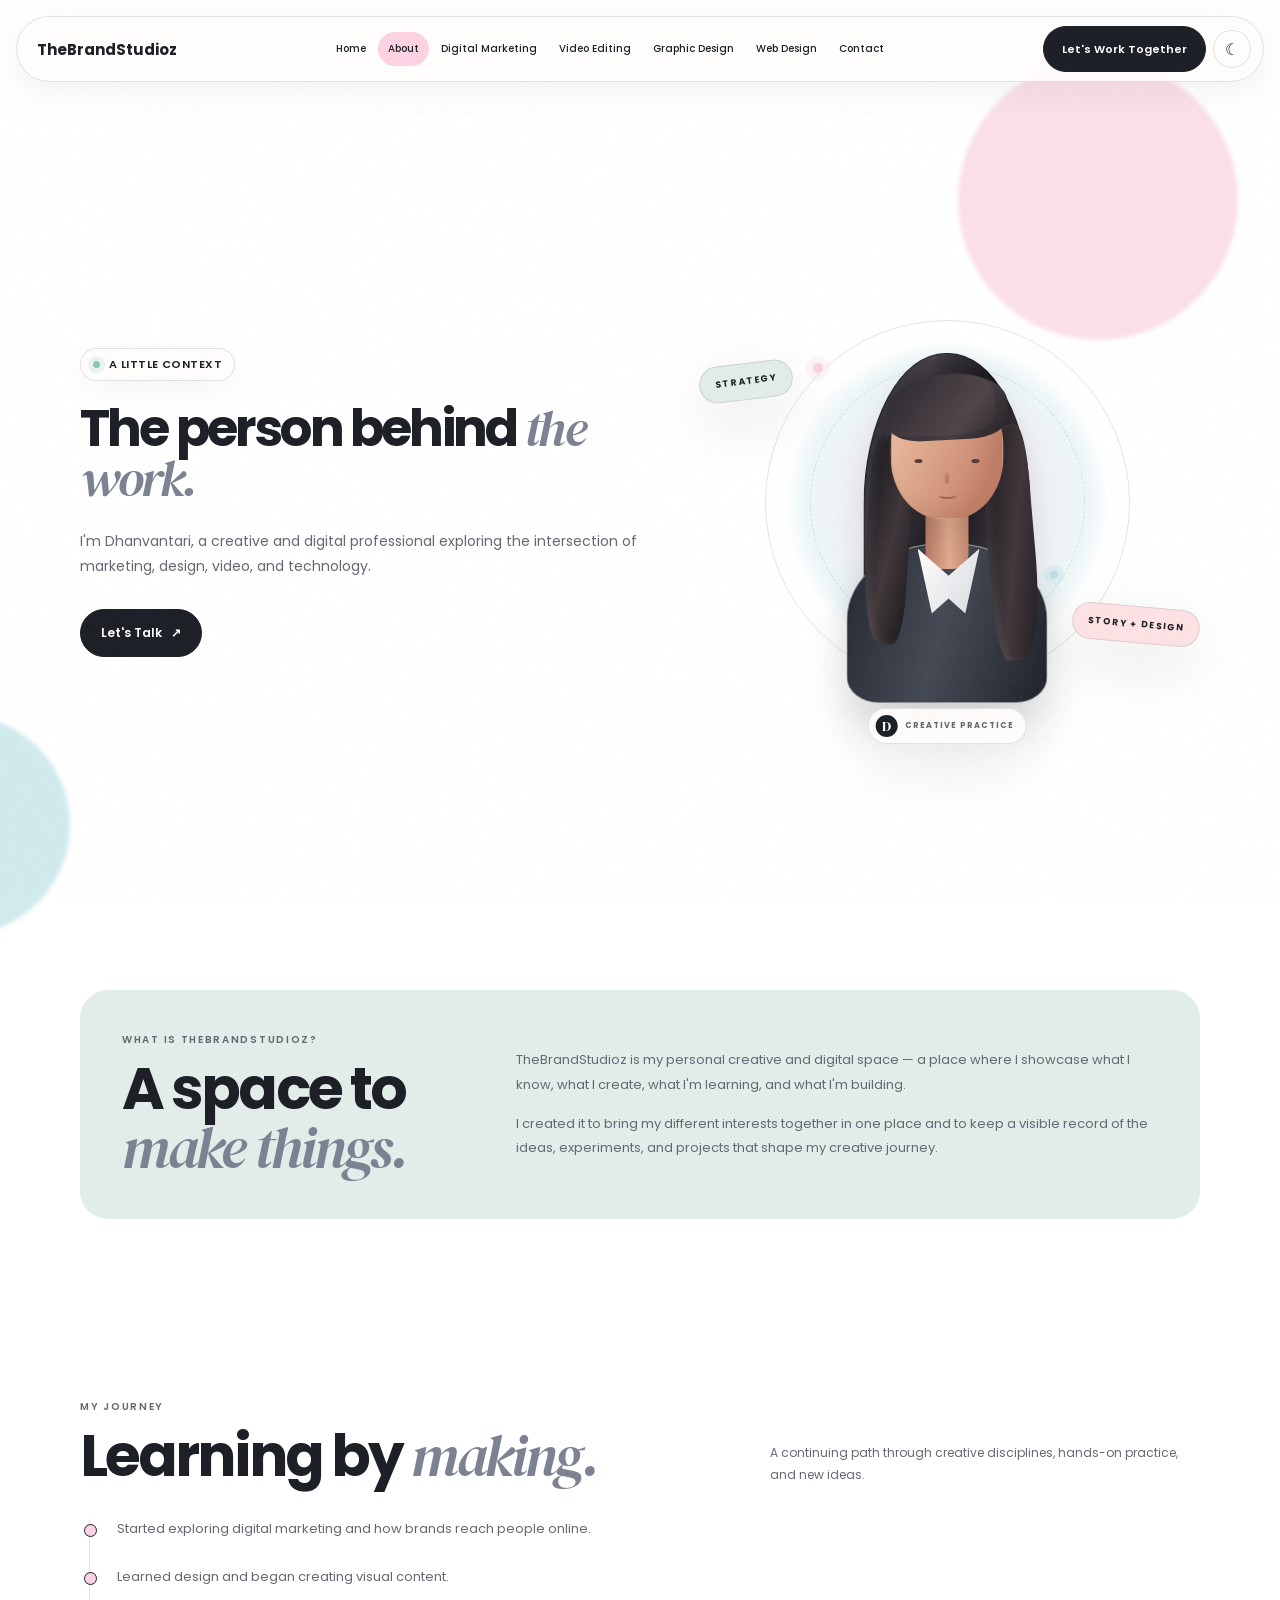
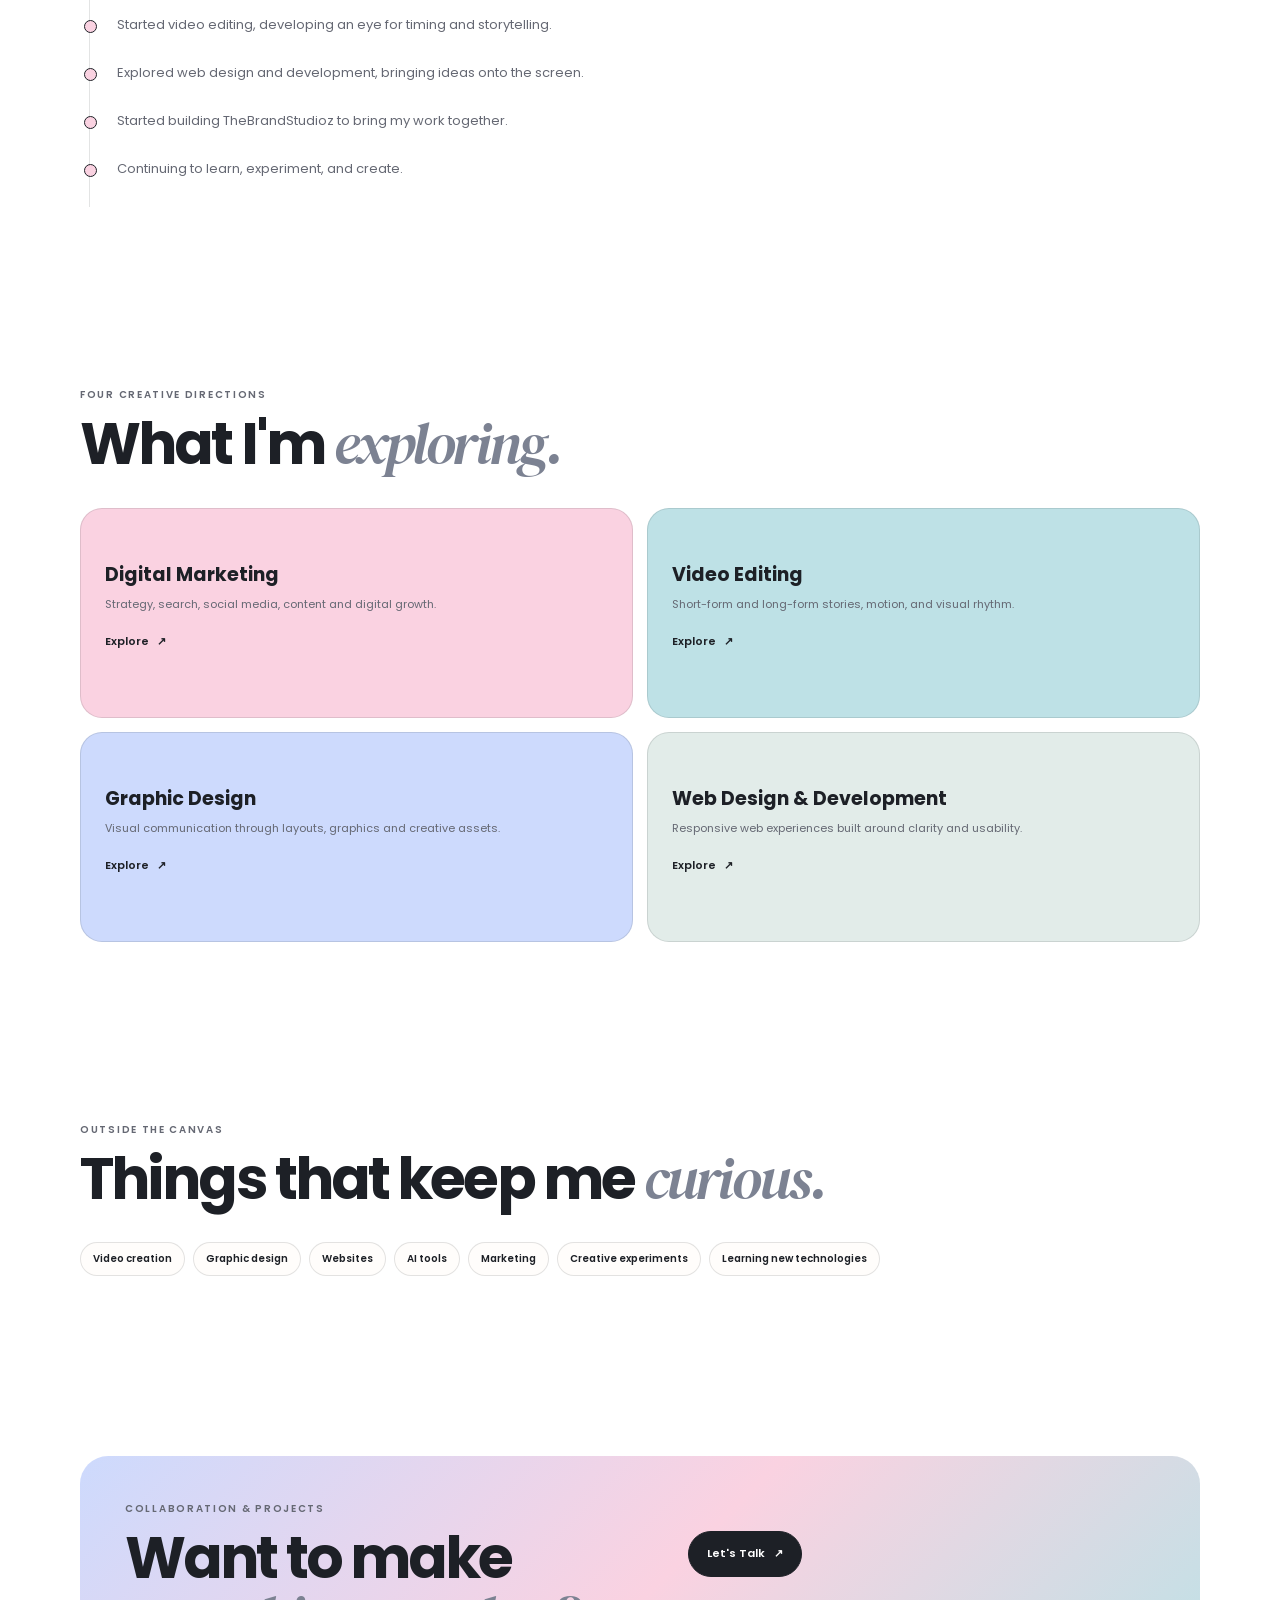
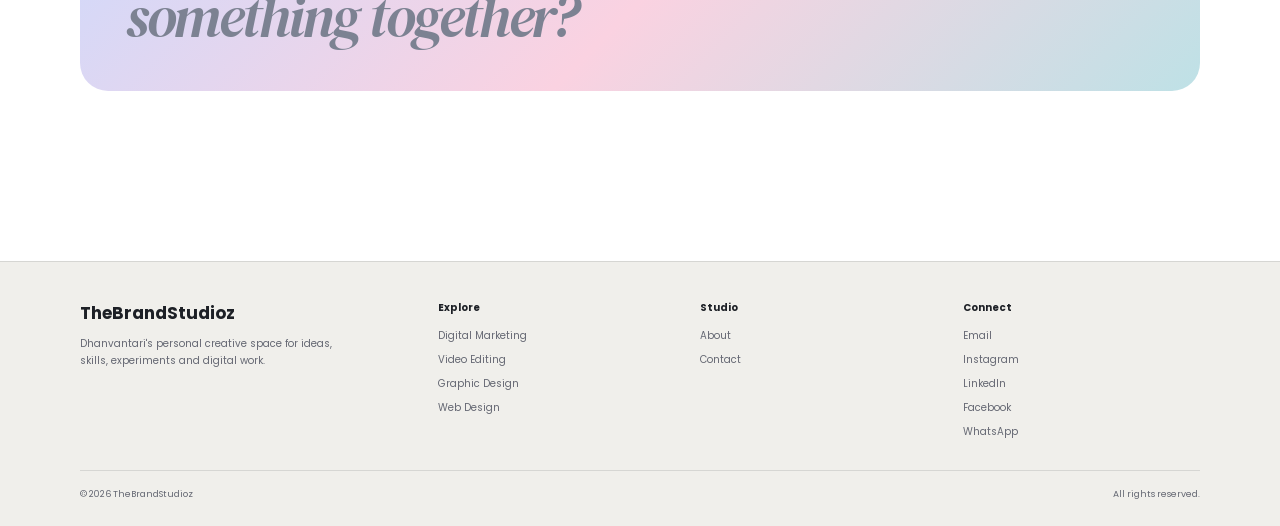
<file: About.html>
<!DOCTYPE html>
<html lang="en">
<head>
  <meta charset="UTF-8"><meta name="viewport" content="width=device-width, initial-scale=1.0">
  <meta name="description" content="Meet Dhanvantari and learn about TheBrandStudioz, a personal creative and digital space.">
  <title>About — TheBrandStudioz</title>
  <link rel="preconnect" href="https://fonts.googleapis.com"><link rel="preconnect" href="https://fonts.gstatic.com" crossorigin>
  <link href="https://fonts.googleapis.com/css2?family=Poppins:wght@300;400;500;600;700;800&family=DM+Serif+Display:ital@0;1&display=swap" rel="stylesheet"><link rel="stylesheet" href="site.css">
</head>
<body><div class="noise" aria-hidden="true"></div><div class="page-progress" aria-hidden="true"></div>
<header class="site-header"><nav class="site-nav" aria-label="Main navigation"><a class="site-brand" href="index.html">TheBrandStudioz</a><div class="site-links" data-site-links>
<a href="index.html" data-page="index.html">Home</a><a href="About.html" data-page="About.html" aria-current="page">About</a><a href="Digital Marketing.html" data-page="Digital Marketing.html">Digital Marketing</a><a href="Video Editing.html" data-page="Video Editing.html">Video Editing</a><a href="Graphic Designing.html" data-page="Graphic Designing.html">Graphic Design</a><a href="Website Designing.html" data-page="Website Designing.html">Web Design</a><a href="Contact.html" data-page="Contact.html">Contact</a></div><div class="site-actions"><a class="button primary" href="Contact.html">Let's Work Together</a><button class="icon-button" data-theme-toggle aria-label="Toggle dark mode">☾</button><button class="icon-button menu-button" data-menu-toggle aria-label="Open menu" aria-expanded="false">☰</button></div></nav></header>
<main class="site-main"><section class="page-hero wrap"><div class="hero-content"><div class="eyebrow reveal">A little context</div><h1 class="reveal delay-1">The person behind <em>the work.</em></h1><p class="lead reveal delay-2">I'm Dhanvantari, a creative and digital professional exploring the intersection of marketing, design, video, and technology.</p><div class="actions reveal delay-3"><a class="button primary" href="Contact.html">Let's Talk <span>↗</span></a></div></div><div class="page-hero-scene scene-about reveal delay-2" aria-hidden="true"><div class="about-orbit orbit-outer"></div><div class="about-orbit orbit-inner"></div><div class="about-portrait"><div class="portrait-hair"></div><div class="portrait-body"></div><div class="portrait-neck"></div><div class="portrait-hair-lock hair-lock-left"></div><div class="portrait-hair-lock hair-lock-right"></div><div class="portrait-head"><div class="portrait-fringe"></div><i class="portrait-eye eye-left"></i><i class="portrait-eye eye-right"></i><i class="portrait-nose"></i><i class="portrait-smile"></i></div><div class="portrait-collar"></div></div><div class="about-badge about-badge-one">STRATEGY</div><div class="about-badge about-badge-two">STORY + DESIGN</div><div class="about-monogram"><b>D</b><span>CREATIVE PRACTICE</span></div></div></section>
<section class="section wrap"><div class="intro-band reveal"><div><div class="kicker">What is TheBrandStudioz?</div><h2>A space to<br><em>make things.</em></h2></div><div><p>TheBrandStudioz is my personal creative and digital space — a place where I showcase what I know, what I create, what I'm learning, and what I'm building.</p><p style="margin-top:14px">I created it to bring my different interests together in one place and to keep a visible record of the ideas, experiments, and projects that shape my creative journey.</p></div></div></section>
<section class="section wrap"><div class="section-head reveal"><div><div class="kicker">My journey</div><h2>Learning by <em>making.</em></h2></div><p class="section-copy">A continuing path through creative disciplines, hands-on practice, and new ideas.</p></div><div class="timeline"><div class="timeline-item reveal">Started exploring digital marketing and how brands reach people online.</div><div class="timeline-item reveal">Learned design and began creating visual content.</div><div class="timeline-item reveal">Started video editing, developing an eye for timing and storytelling.</div><div class="timeline-item reveal">Explored web design and development, bringing ideas onto the screen.</div><div class="timeline-item reveal">Started building TheBrandStudioz to bring my work together.</div><div class="timeline-item reveal">Continuing to learn, experiment, and create.</div></div></section>
<section class="section wrap"><div class="section-head reveal"><div><div class="kicker">Four creative directions</div><h2>What I'm <em>exploring.</em></h2></div></div><div class="skill-grid"><article class="skill-card"><h3>Digital Marketing</h3><p>Strategy, search, social media, content and digital growth.</p><a class="text-link" href="Digital Marketing.html">Explore <span>↗</span></a></article><article class="skill-card"><h3>Video Editing</h3><p>Short-form and long-form stories, motion, and visual rhythm.</p><a class="text-link" href="Video Editing.html">Explore <span>↗</span></a></article><article class="skill-card"><h3>Graphic Design</h3><p>Visual communication through layouts, graphics and creative assets.</p><a class="text-link" href="Graphic Designing.html">Explore <span>↗</span></a></article><article class="skill-card"><h3>Web Design & Development</h3><p>Responsive web experiences built around clarity and usability.</p><a class="text-link" href="Website Designing.html">Explore <span>↗</span></a></article></div></section>
<section class="section wrap"><div class="section-head reveal"><div><div class="kicker">Outside the canvas</div><h2>Things that keep me <em>curious.</em></h2></div></div><div class="pill-list"><span class="pill">Video creation</span><span class="pill">Graphic design</span><span class="pill">Websites</span><span class="pill">AI tools</span><span class="pill">Marketing</span><span class="pill">Creative experiments</span><span class="pill">Learning new technologies</span></div></section>
<section class="section wrap"><div class="contact-panel reveal"><div class="contact-layout"><div><div class="kicker">Collaboration & projects</div><h2>Want to make<br><em>something together?</em></h2></div><div class="actions"><a class="button primary" href="Contact.html">Let's Talk <span>↗</span></a></div></div></div></section></main>
<footer class="site-footer"><div class="footer-inner"><div class="footer-top"><div><a class="footer-brand" href="index.html">TheBrandStudioz</a><p class="footer-note">Dhanvantari's personal creative space for ideas, skills, experiments and digital work.</p></div><div class="footer-col"><h3>Explore</h3><a href="Digital Marketing.html">Digital Marketing</a><a href="Video Editing.html">Video Editing</a><a href="Graphic Designing.html">Graphic Design</a><a href="Website Designing.html">Web Design</a></div><div class="footer-col"><h3>Studio</h3><a href="About.html">About</a><a href="Contact.html">Contact</a></div><div class="footer-col"><h3>Connect</h3><a href="mailto:digitaldhanvantariamonkar@gmail.com">Email</a><a href="https://www.instagram.com/thebrandstudioz/" target="_blank" rel="noopener">Instagram</a><a href="https://www.linkedin.com/in/digitaldhanvantariamonkar/" target="_blank" rel="noopener">LinkedIn</a><a href="https://www.facebook.com/thebrandstudioz" target="_blank" rel="noopener">Facebook</a><a href="https://wa.me/918625060609" target="_blank" rel="noopener">WhatsApp</a></div></div><div class="footer-bottom"><span>© <span data-current-year></span> TheBrandStudioz</span><span>All rights reserved.</span></div></div></footer><script src="site.js"></script></body></html>
</file>
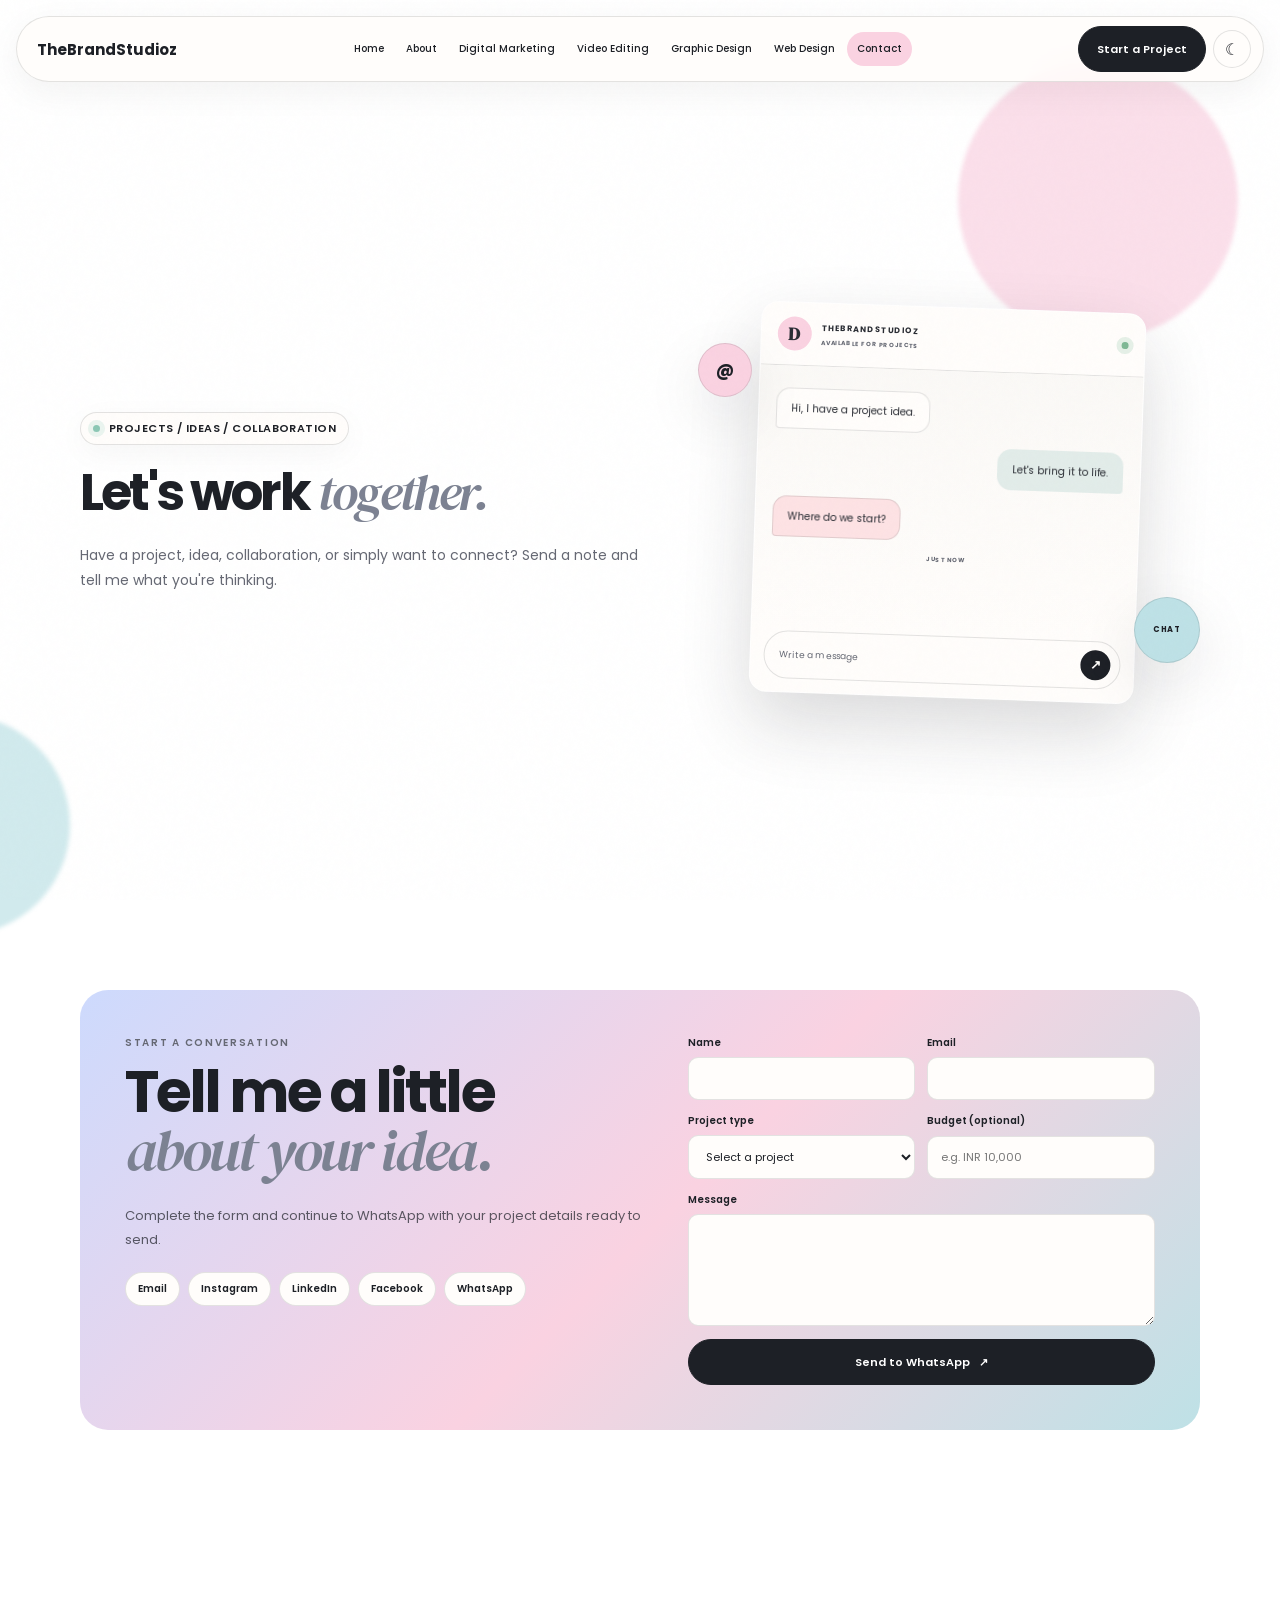
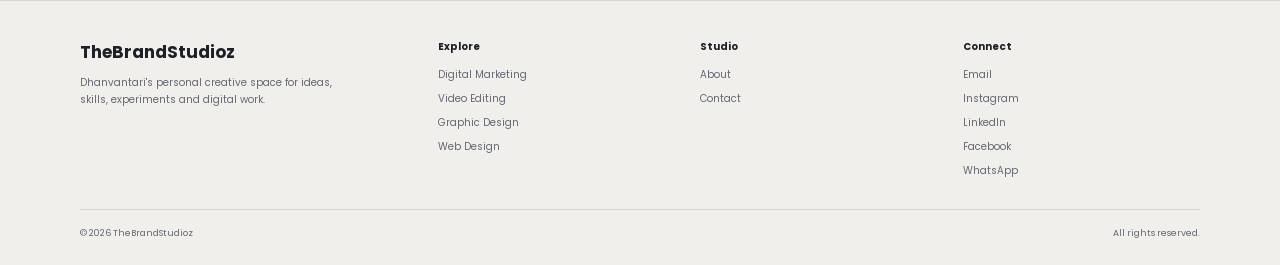
<file: Contact.html>
<!DOCTYPE html>
<html lang="en">
<head>
  <meta charset="UTF-8"><meta name="viewport" content="width=device-width, initial-scale=1.0">
  <meta name="description" content="Contact Dhanvantari about projects, collaborations, or creative ideas at TheBrandStudioz.">
  <title>Contact — TheBrandStudioz</title>
  <link rel="preconnect" href="https://fonts.googleapis.com"><link rel="preconnect" href="https://fonts.gstatic.com" crossorigin>
  <link href="https://fonts.googleapis.com/css2?family=Poppins:wght@300;400;500;600;700;800&family=DM+Serif+Display:ital@0;1&display=swap" rel="stylesheet"><link rel="stylesheet" href="site.css">
</head>
<body><div class="noise" aria-hidden="true"></div><div class="page-progress" aria-hidden="true"></div>
<header class="site-header"><nav class="site-nav" aria-label="Main navigation"><a class="site-brand" href="index.html">TheBrandStudioz</a><div class="site-links" data-site-links>
<a href="index.html" data-page="index.html">Home</a><a href="About.html" data-page="About.html">About</a><a href="Digital Marketing.html" data-page="Digital Marketing.html">Digital Marketing</a><a href="Video Editing.html" data-page="Video Editing.html">Video Editing</a><a href="Graphic Designing.html" data-page="Graphic Designing.html">Graphic Design</a><a href="Website Designing.html" data-page="Website Designing.html">Web Design</a><a href="Contact.html" data-page="Contact.html" aria-current="page">Contact</a></div><div class="site-actions"><a class="button primary" href="#contact-form">Start a Project</a><button class="icon-button" data-theme-toggle aria-label="Toggle dark mode">☾</button><button class="icon-button menu-button" data-menu-toggle aria-label="Open menu" aria-expanded="false">☰</button></div></nav></header>
<main class="site-main"><section class="page-hero wrap"><div class="hero-content"><div class="eyebrow reveal">Projects / Ideas / Collaboration</div><h1 class="reveal delay-1">Let's work <em>together.</em></h1><p class="lead reveal delay-2">Have a project, idea, collaboration, or simply want to connect? Send a note and tell me what you're thinking.</p></div><div class="page-hero-scene scene-contact reveal delay-2" aria-hidden="true"><div class="contact-halo"></div><div class="message-window"><div class="message-head"><span class="contact-avatar">D</span><span>THEBRANDSTUDIOZ<small>AVAILABLE FOR PROJECTS</small></span><i class="online-dot"></i></div><div class="message-thread"><div class="message-bubble incoming">Hi, I have a project idea.</div><div class="message-bubble outgoing">Let's bring it to life.</div><div class="message-bubble incoming short">Where do we start?</div><span class="message-time">JUST NOW</span></div><div class="message-compose"><span>Write a message</span><b>↗</b></div></div><div class="contact-orb contact-orb-mail">@</div><div class="contact-orb contact-orb-chat">CHAT</div></div></section>
<section class="section wrap" id="contact-form"><div class="contact-panel reveal"><div class="contact-layout"><div><div class="kicker">Start a conversation</div><h2>Tell me a little<br><em>about your idea.</em></h2><p class="lead">Complete the form and continue to WhatsApp with your project details ready to send.</p><div class="pill-list"><a class="pill" href="mailto:digitaldhanvantariamonkar@gmail.com">Email</a><a class="pill" href="https://www.instagram.com/thebrandstudioz/" target="_blank" rel="noopener">Instagram</a><a class="pill" href="https://www.linkedin.com/in/digitaldhanvantariamonkar/" target="_blank" rel="noopener">LinkedIn</a><a class="pill" href="https://www.facebook.com/thebrandstudioz" target="_blank" rel="noopener">Facebook</a><a class="pill" href="https://wa.me/918625060609" target="_blank" rel="noopener">WhatsApp</a></div></div>
<form class="contact-form" id="projectForm">
<div class="form-row"><div class="field"><label for="name">Name</label><input id="name" name="name" autocomplete="name" required></div><div class="field"><label for="email">Email</label><input id="email" name="email" type="email" autocomplete="email" required></div></div>
<div class="form-row"><div class="field"><label for="type">Project type</label><select id="type" name="type" required><option value="" disabled selected>Select a project</option><option>Digital Marketing</option><option>Video Editing</option><option>Graphic Design</option><option>Web Design & Development</option><option>Collaboration</option><option>Other</option></select></div><div class="field"><label for="budget">Budget (optional)</label><input id="budget" name="budget" placeholder="e.g. INR 10,000"></div></div>
<div class="field"><label for="message">Message</label><textarea id="message" name="message" required></textarea></div>
<button class="button primary" type="submit">Send to WhatsApp <span>↗</span></button>
</form></div></div></section></main>
<footer class="site-footer"><div class="footer-inner"><div class="footer-top"><div><a class="footer-brand" href="index.html">TheBrandStudioz</a><p class="footer-note">Dhanvantari's personal creative space for ideas, skills, experiments and digital work.</p></div><div class="footer-col"><h3>Explore</h3><a href="Digital Marketing.html">Digital Marketing</a><a href="Video Editing.html">Video Editing</a><a href="Graphic Designing.html">Graphic Design</a><a href="Website Designing.html">Web Design</a></div><div class="footer-col"><h3>Studio</h3><a href="About.html">About</a><a href="Contact.html">Contact</a></div><div class="footer-col"><h3>Connect</h3><a href="mailto:digitaldhanvantariamonkar@gmail.com">Email</a><a href="https://www.instagram.com/thebrandstudioz/" target="_blank" rel="noopener">Instagram</a><a href="https://www.linkedin.com/in/digitaldhanvantariamonkar/" target="_blank" rel="noopener">LinkedIn</a><a href="https://www.facebook.com/thebrandstudioz" target="_blank" rel="noopener">Facebook</a><a href="https://wa.me/918625060609" target="_blank" rel="noopener">WhatsApp</a></div></div><div class="footer-bottom"><span>© <span data-current-year></span> TheBrandStudioz</span><span>All rights reserved.</span></div></div></footer>
<script src="site.js"></script><script>
document.getElementById("projectForm").addEventListener("submit", event => {
  event.preventDefault();
  const form = new FormData(event.currentTarget);
  const message = encodeURIComponent(`Project inquiry: ${form.get("type")}\nName: ${form.get("name")}\nEmail: ${form.get("email")}\nBudget: ${form.get("budget") || "Not specified"}\n\n${form.get("message")}`);
  window.open(`https://wa.me/918625060609?text=${message}`, "_blank", "noopener,noreferrer");
});
</script></body></html>
</file>
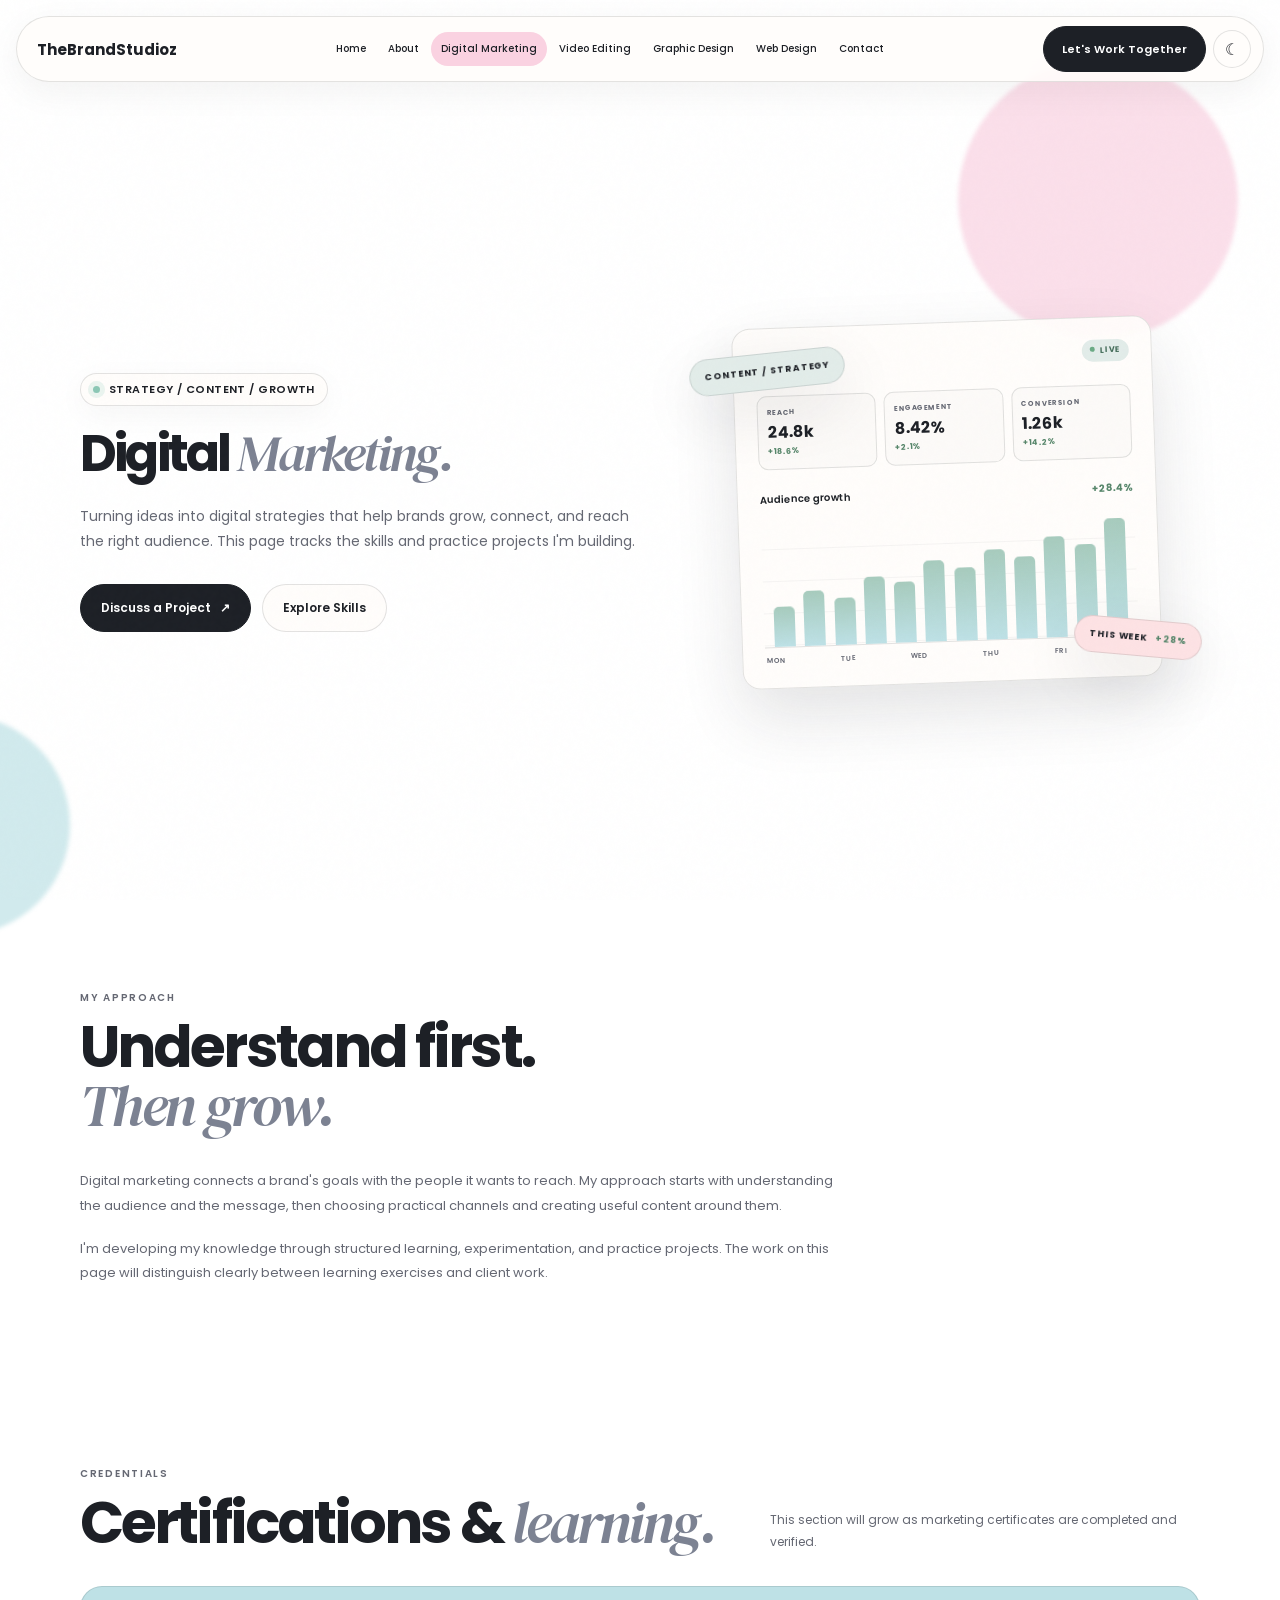
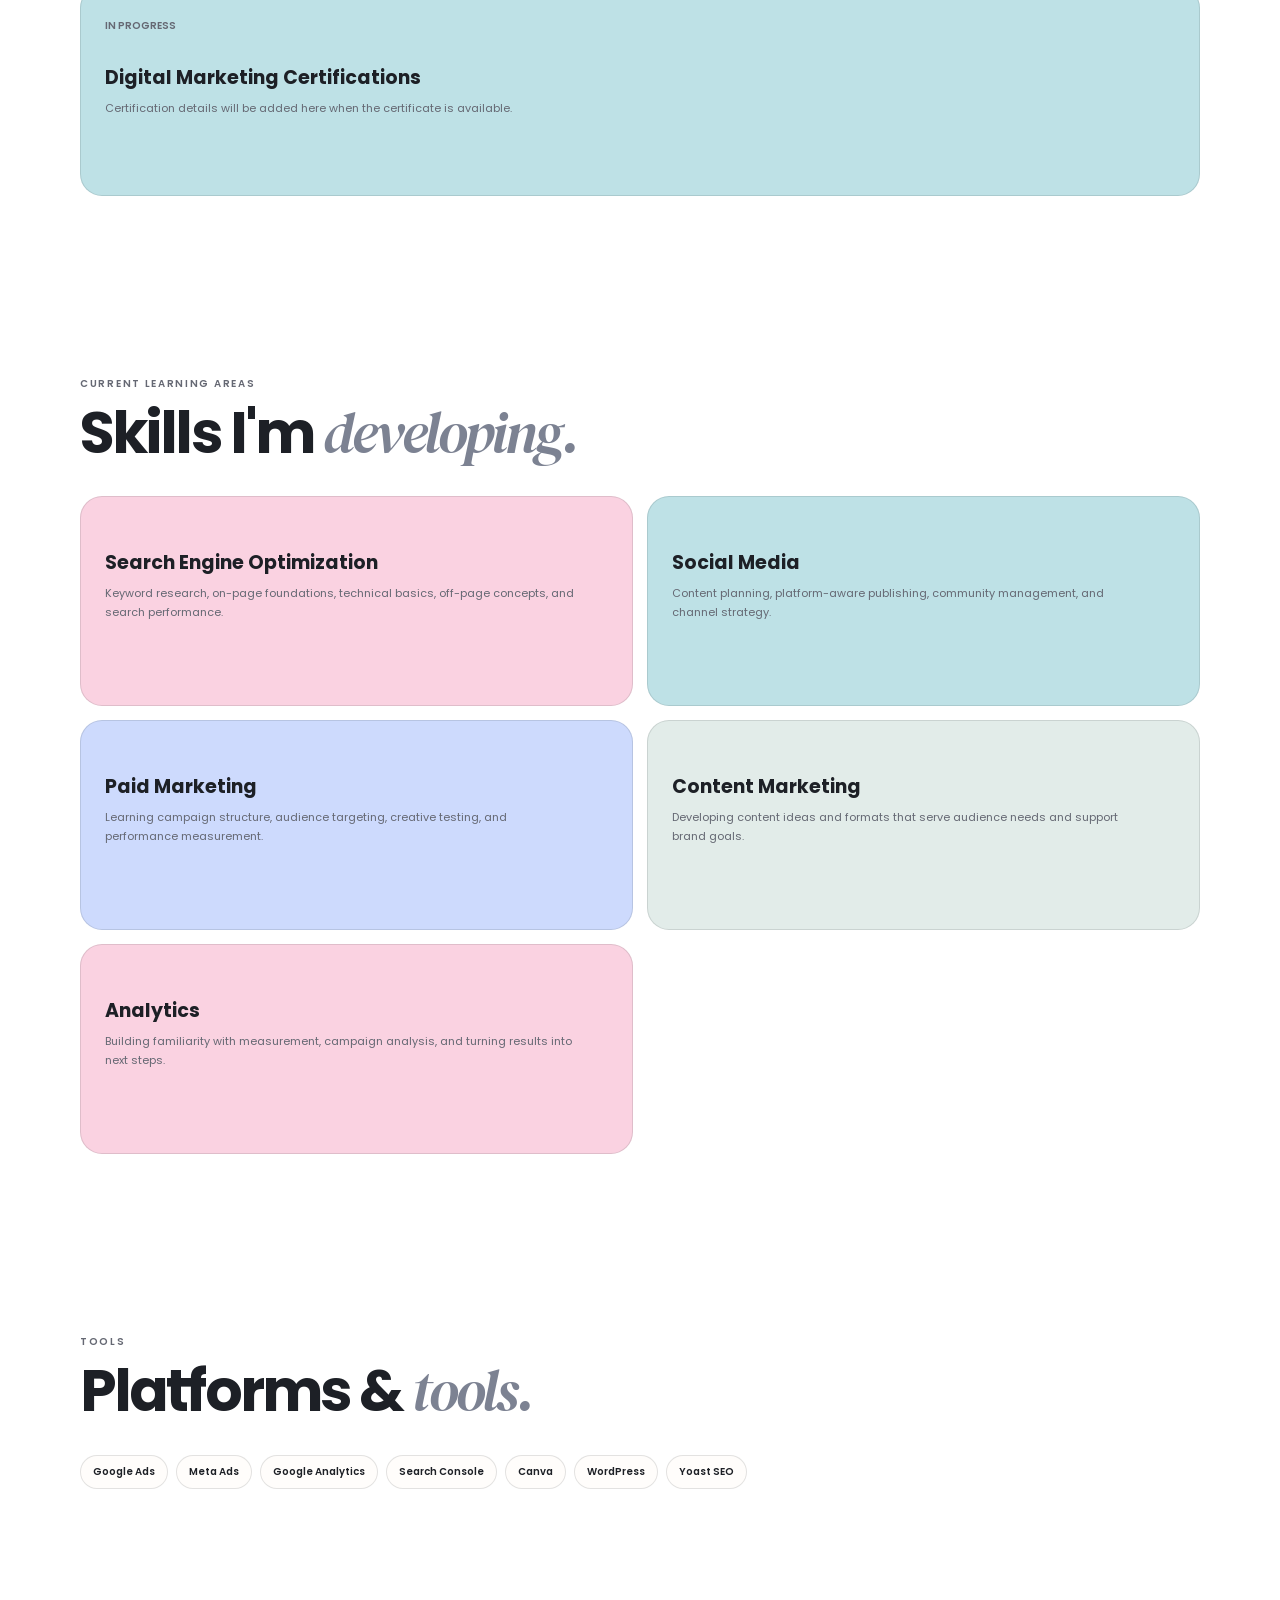
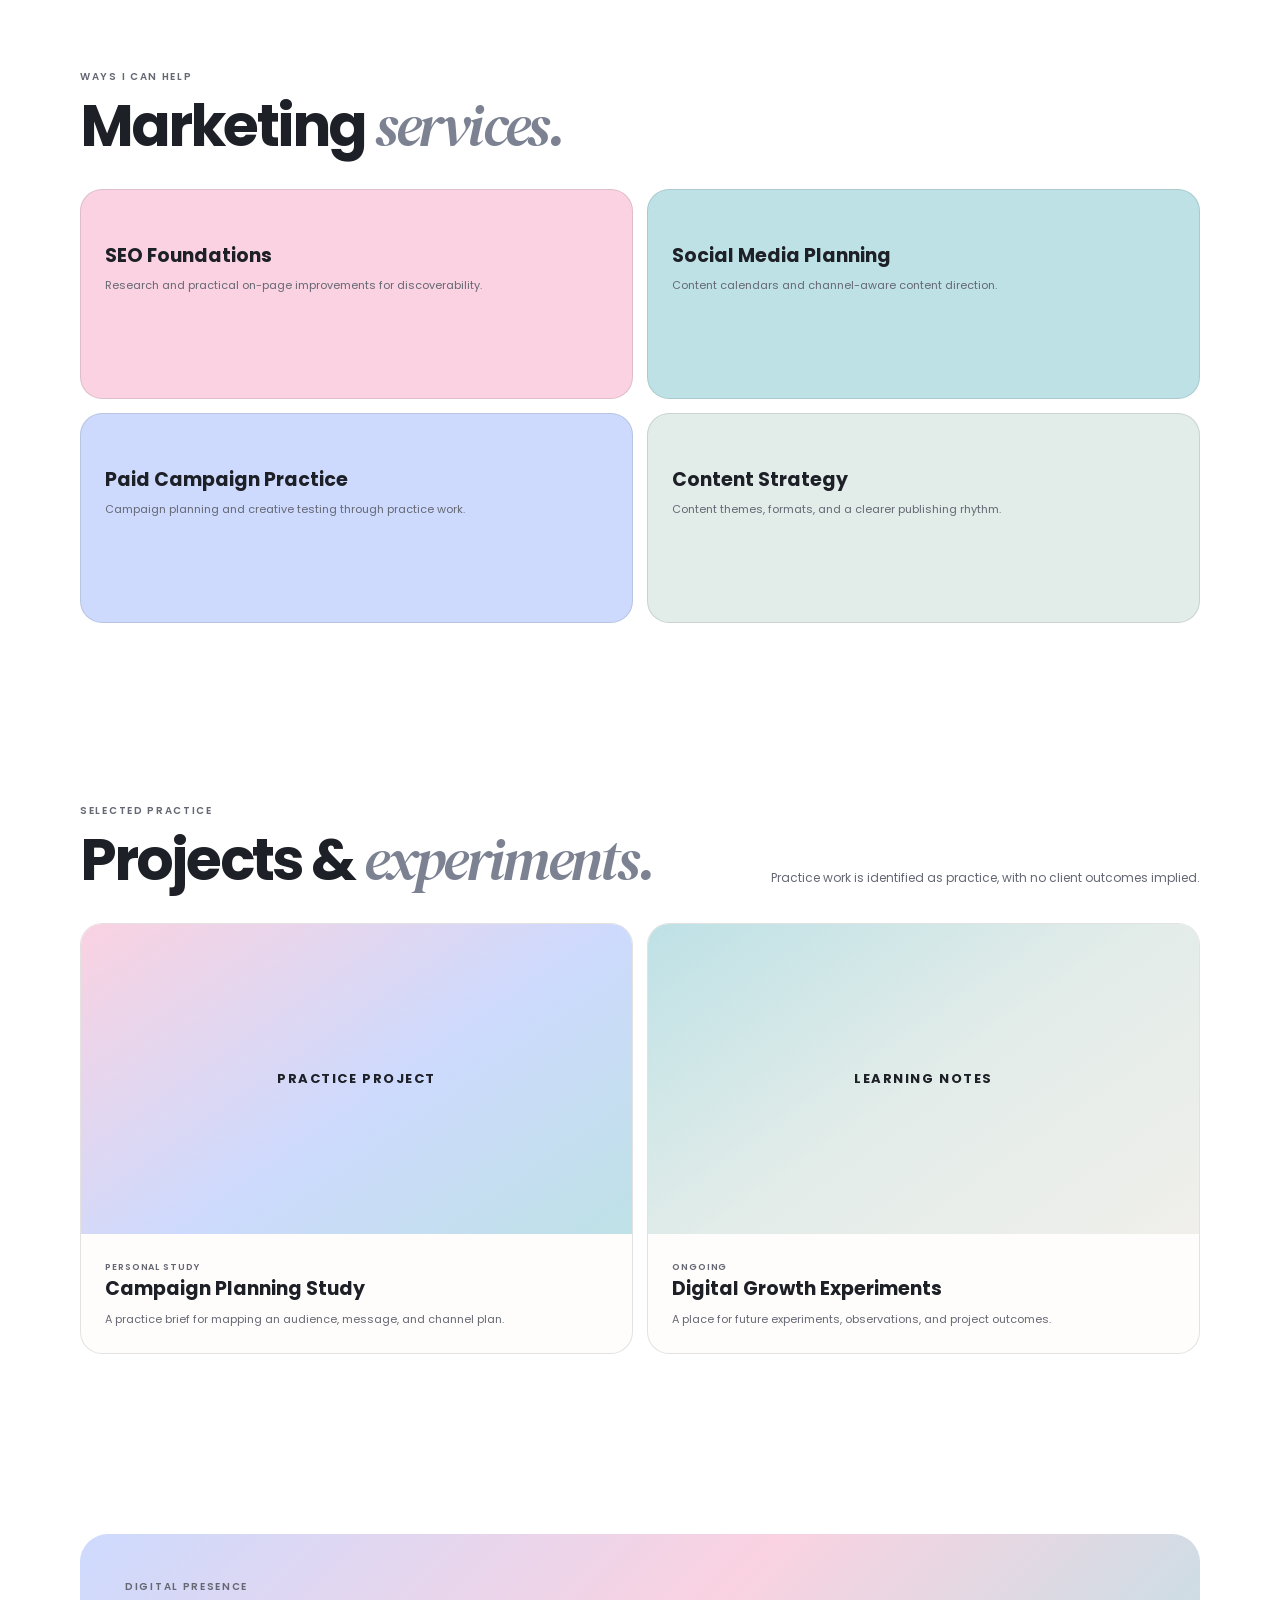
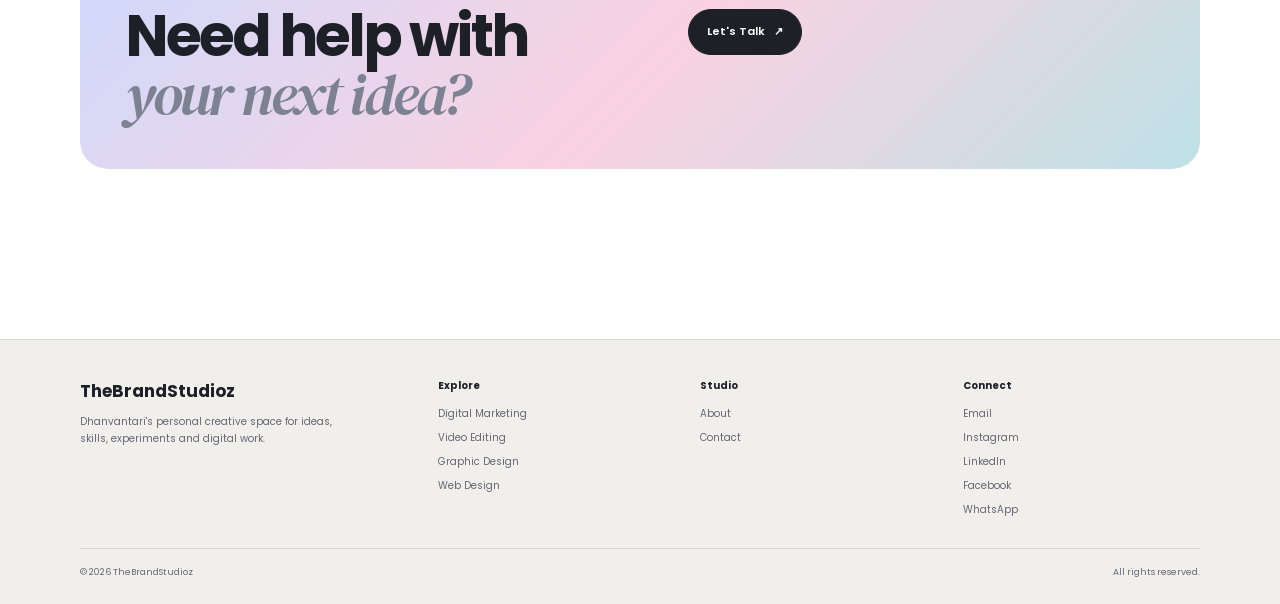
<file: Digital Marketing.html>
<!DOCTYPE html>
<html lang="en">
<head>
  <meta charset="UTF-8"><meta name="viewport" content="width=device-width, initial-scale=1.0">
  <meta name="description" content="Explore Dhanvantari's digital marketing skills, learning areas, tools, and project approach.">
  <title>Digital Marketing — TheBrandStudioz</title>
  <link rel="preconnect" href="https://fonts.googleapis.com"><link rel="preconnect" href="https://fonts.gstatic.com" crossorigin>
  <link href="https://fonts.googleapis.com/css2?family=Poppins:wght@300;400;500;600;700;800&family=DM+Serif+Display:ital@0;1&display=swap" rel="stylesheet"><link rel="stylesheet" href="site.css">
</head>
<body><div class="noise" aria-hidden="true"></div><div class="page-progress" aria-hidden="true"></div>
<header class="site-header"><nav class="site-nav" aria-label="Main navigation"><a class="site-brand" href="index.html">TheBrandStudioz</a><div class="site-links" data-site-links>
<a href="index.html" data-page="index.html">Home</a><a href="About.html" data-page="About.html">About</a><a href="Digital Marketing.html" data-page="Digital Marketing.html" aria-current="page">Digital Marketing</a><a href="Video Editing.html" data-page="Video Editing.html">Video Editing</a><a href="Graphic Designing.html" data-page="Graphic Designing.html">Graphic Design</a><a href="Website Designing.html" data-page="Website Designing.html">Web Design</a><a href="Contact.html" data-page="Contact.html">Contact</a></div><div class="site-actions"><a class="button primary" href="Contact.html">Let's Work Together</a><button class="icon-button" data-theme-toggle aria-label="Toggle dark mode">☾</button><button class="icon-button menu-button" data-menu-toggle aria-label="Open menu" aria-expanded="false">☰</button></div></nav></header>
<main class="site-main"><section class="page-hero wrap"><div class="hero-content"><div class="eyebrow reveal">Strategy / Content / Growth</div><h1 class="reveal delay-1">Digital <em>Marketing.</em></h1><p class="lead reveal delay-2">Turning ideas into digital strategies that help brands grow, connect, and reach the right audience. This page tracks the skills and practice projects I'm building.</p><div class="actions reveal delay-3"><a class="button primary" href="Contact.html">Discuss a Project <span>↗</span></a><a class="button" href="#skills">Explore Skills</a></div></div><div class="page-hero-scene scene-marketing reveal delay-2" aria-hidden="true"><div class="marketing-board"><div class="scene-topline"><span>CAMPAIGN / 01</span><span class="live-pill">LIVE</span></div><div class="marketing-metrics"><div><span>REACH</span><strong>24.8k</strong><small>+18.6%</small></div><div><span>ENGAGEMENT</span><strong>8.42%</strong><small>+2.1%</small></div><div><span>CONVERSION</span><strong>1.26k</strong><small>+14.2%</small></div></div><div class="chart-heading"><span>Audience growth</span><b>+28.4%</b></div><div class="marketing-chart"><i></i><i></i><i></i><i></i><i></i><i></i><i></i><i></i><i></i><i></i><i></i><i></i></div><div class="chart-days"><span>MON</span><span>TUE</span><span>WED</span><span>THU</span><span>FRI</span><span>SAT</span></div></div><div class="scene-tag market-tag-one">CONTENT / STRATEGY</div><div class="scene-tag market-tag-two">THIS WEEK <b>+28%</b></div></div></section>
<section class="section wrap"><div class="section-head reveal"><div><div class="kicker">My approach</div><h2>Understand first.<br><em>Then grow.</em></h2></div></div><div class="prose reveal"><p>Digital marketing connects a brand's goals with the people it wants to reach. My approach starts with understanding the audience and the message, then choosing practical channels and creating useful content around them.</p><p>I'm developing my knowledge through structured learning, experimentation, and practice projects. The work on this page will distinguish clearly between learning exercises and client work.</p></div></section>
<section class="section wrap"><div class="section-head reveal"><div><div class="kicker">Credentials</div><h2>Certifications & <em>learning.</em></h2></div><p class="section-copy">This section will grow as marketing certificates are completed and verified.</p></div><article class="info-card reveal"><span class="card-number">IN PROGRESS</span><h3>Digital Marketing Certifications</h3><p>Certification details will be added here when the certificate is available.</p></article></section>
<section class="section wrap" id="skills"><div class="section-head reveal"><div><div class="kicker">Current learning areas</div><h2>Skills I'm <em>developing.</em></h2></div></div><div class="info-grid"><article class="info-card"><h3>Search Engine Optimization</h3><p>Keyword research, on-page foundations, technical basics, off-page concepts, and search performance.</p></article><article class="info-card"><h3>Social Media</h3><p>Content planning, platform-aware publishing, community management, and channel strategy.</p></article><article class="info-card"><h3>Paid Marketing</h3><p>Learning campaign structure, audience targeting, creative testing, and performance measurement.</p></article><article class="info-card"><h3>Content Marketing</h3><p>Developing content ideas and formats that serve audience needs and support brand goals.</p></article><article class="info-card"><h3>Analytics</h3><p>Building familiarity with measurement, campaign analysis, and turning results into next steps.</p></article></div></section>
<section class="section wrap"><div class="section-head reveal"><div><div class="kicker">Tools</div><h2>Platforms & <em>tools.</em></h2></div></div><div class="pill-list"><span class="pill">Google Ads</span><span class="pill">Meta Ads</span><span class="pill">Google Analytics</span><span class="pill">Search Console</span><span class="pill">Canva</span><span class="pill">WordPress</span><span class="pill">Yoast SEO</span></div></section>
<section class="section wrap"><div class="section-head reveal"><div><div class="kicker">Ways I can help</div><h2>Marketing <em>services.</em></h2></div></div><div class="skill-grid"><article class="skill-card"><h3>SEO Foundations</h3><p>Research and practical on-page improvements for discoverability.</p></article><article class="skill-card"><h3>Social Media Planning</h3><p>Content calendars and channel-aware content direction.</p></article><article class="skill-card"><h3>Paid Campaign Practice</h3><p>Campaign planning and creative testing through practice work.</p></article><article class="skill-card"><h3>Content Strategy</h3><p>Content themes, formats, and a clearer publishing rhythm.</p></article></div></section>
<section class="section wrap"><div class="section-head reveal"><div><div class="kicker">Selected practice</div><h2>Projects & <em>experiments.</em></h2></div><p class="section-copy">Practice work is identified as practice, with no client outcomes implied.</p></div><div class="project-grid"><article class="project-card reveal"><div class="feature-art">Practice project</div><span class="category">Personal study</span><h3>Campaign Planning Study</h3><p>A practice brief for mapping an audience, message, and channel plan.</p></article><article class="project-card reveal delay-1"><div class="feature-art">Learning notes</div><span class="category">Ongoing</span><h3>Digital Growth Experiments</h3><p>A place for future experiments, observations, and project outcomes.</p></article></div></section>
<section class="section wrap"><div class="contact-panel reveal"><div class="contact-layout"><div><div class="kicker">Digital presence</div><h2>Need help with<br><em>your next idea?</em></h2></div><div class="actions"><a class="button primary" href="Contact.html">Let's Talk <span>↗</span></a></div></div></div></section></main>
<footer class="site-footer"><div class="footer-inner"><div class="footer-top"><div><a class="footer-brand" href="index.html">TheBrandStudioz</a><p class="footer-note">Dhanvantari's personal creative space for ideas, skills, experiments and digital work.</p></div><div class="footer-col"><h3>Explore</h3><a href="Digital Marketing.html">Digital Marketing</a><a href="Video Editing.html">Video Editing</a><a href="Graphic Designing.html">Graphic Design</a><a href="Website Designing.html">Web Design</a></div><div class="footer-col"><h3>Studio</h3><a href="About.html">About</a><a href="Contact.html">Contact</a></div><div class="footer-col"><h3>Connect</h3><a href="mailto:digitaldhanvantariamonkar@gmail.com">Email</a><a href="https://www.instagram.com/thebrandstudioz/" target="_blank" rel="noopener">Instagram</a><a href="https://www.linkedin.com/in/digitaldhanvantariamonkar/" target="_blank" rel="noopener">LinkedIn</a><a href="https://www.facebook.com/thebrandstudioz" target="_blank" rel="noopener">Facebook</a><a href="https://wa.me/918625060609" target="_blank" rel="noopener">WhatsApp</a></div></div><div class="footer-bottom"><span>© <span data-current-year></span> TheBrandStudioz</span><span>All rights reserved.</span></div></div></footer><script src="site.js"></script></body></html>
</file>
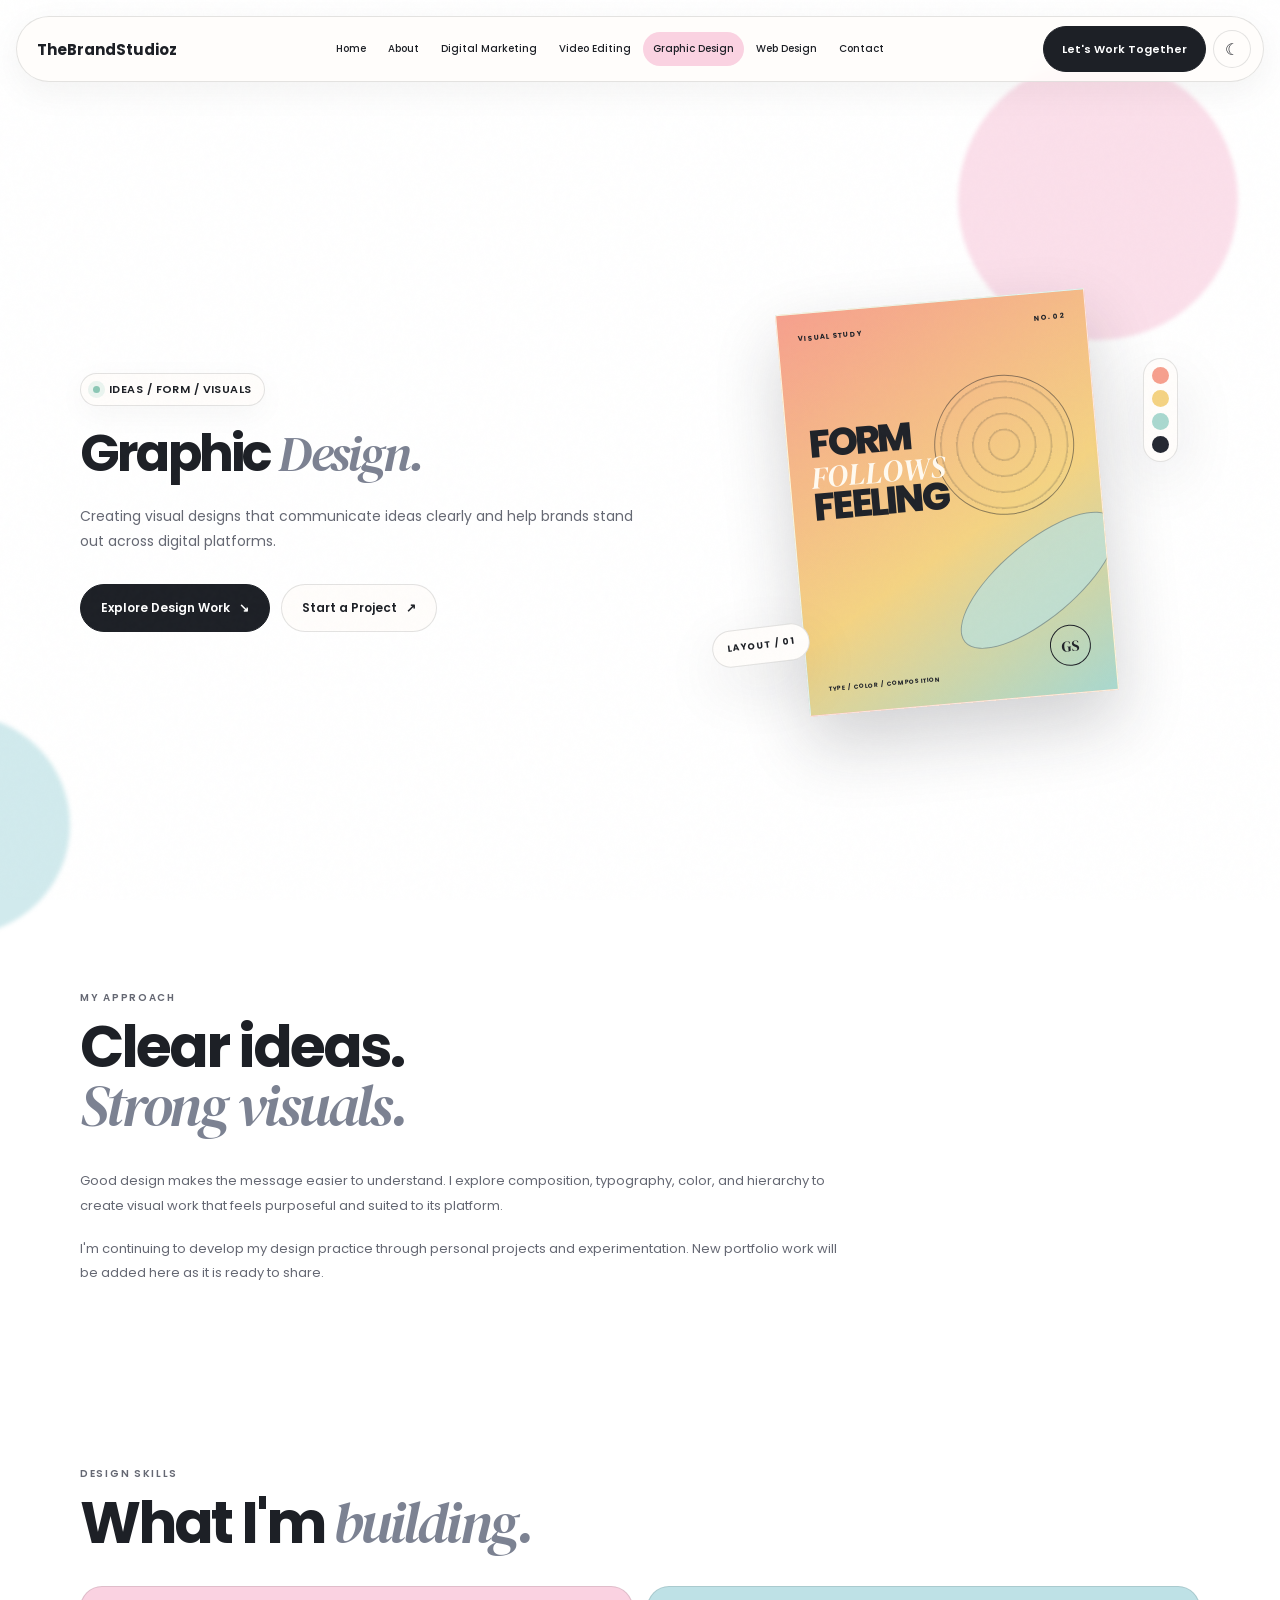
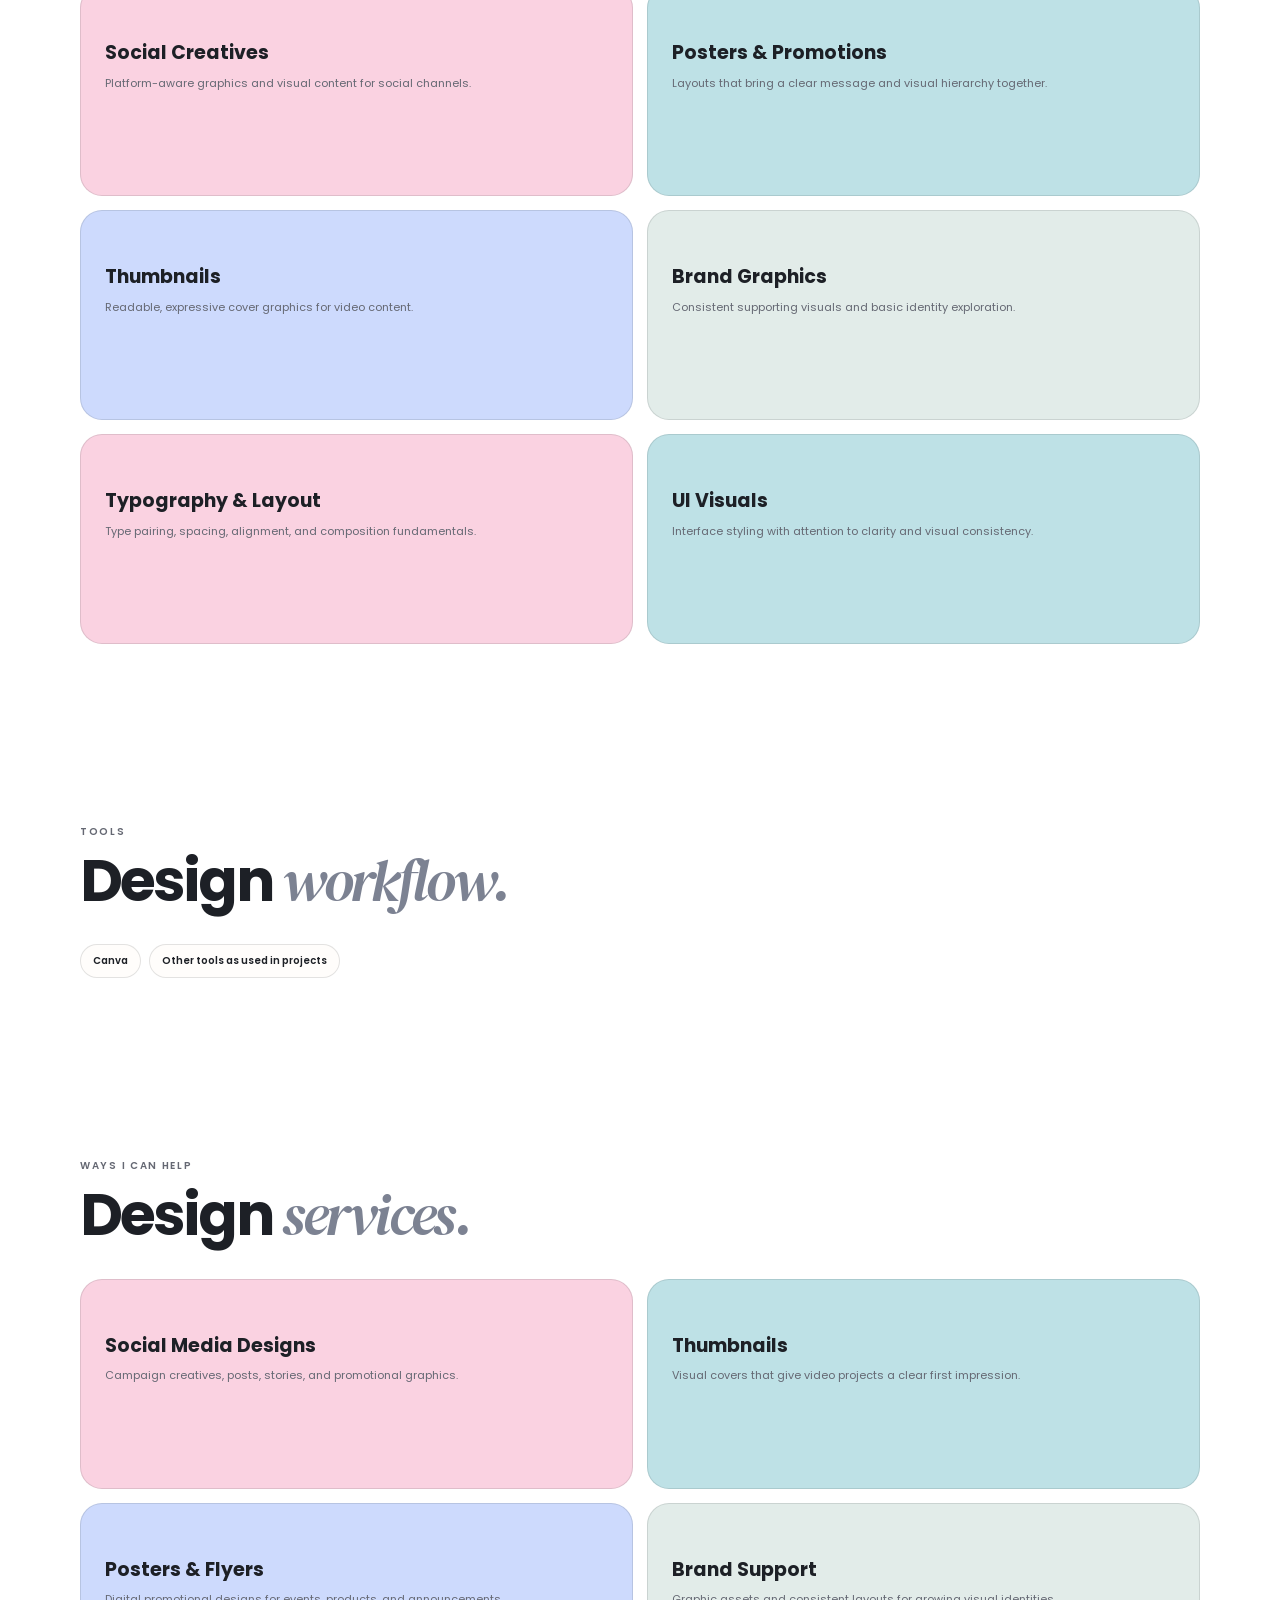
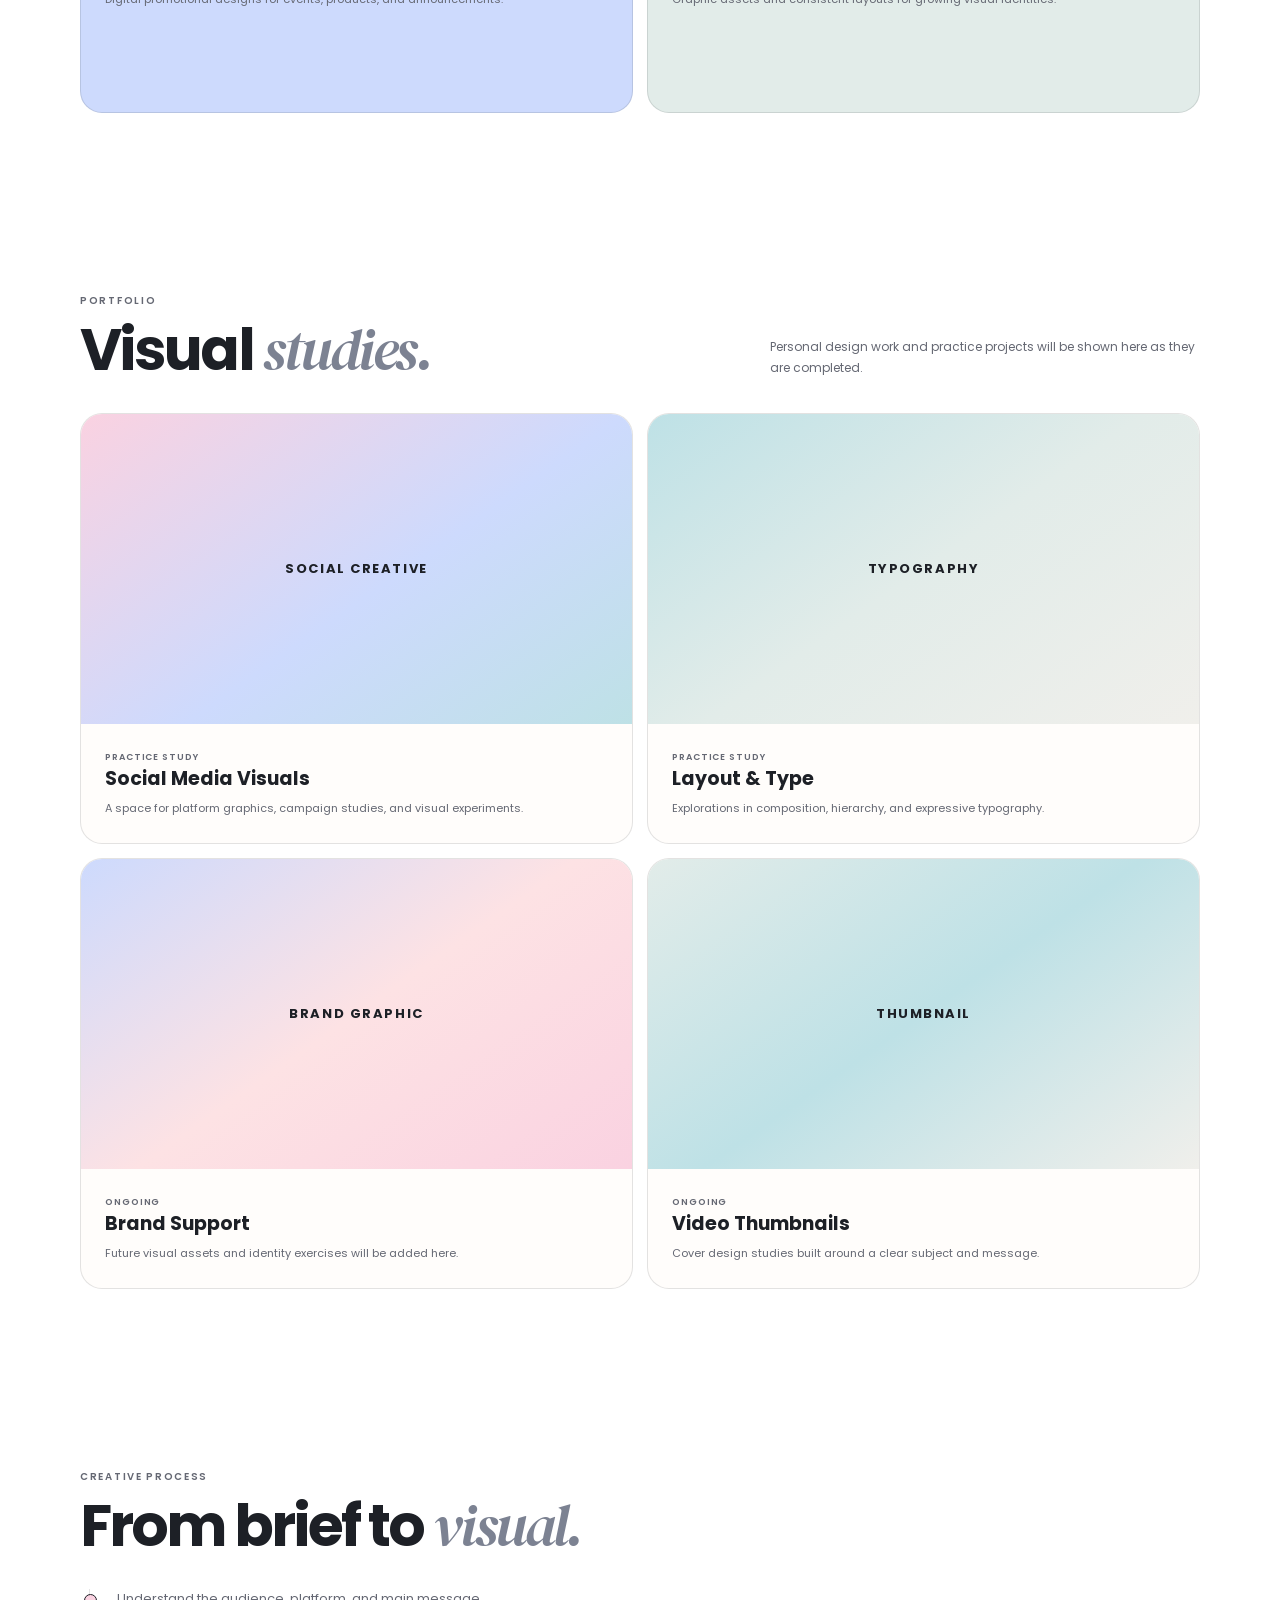
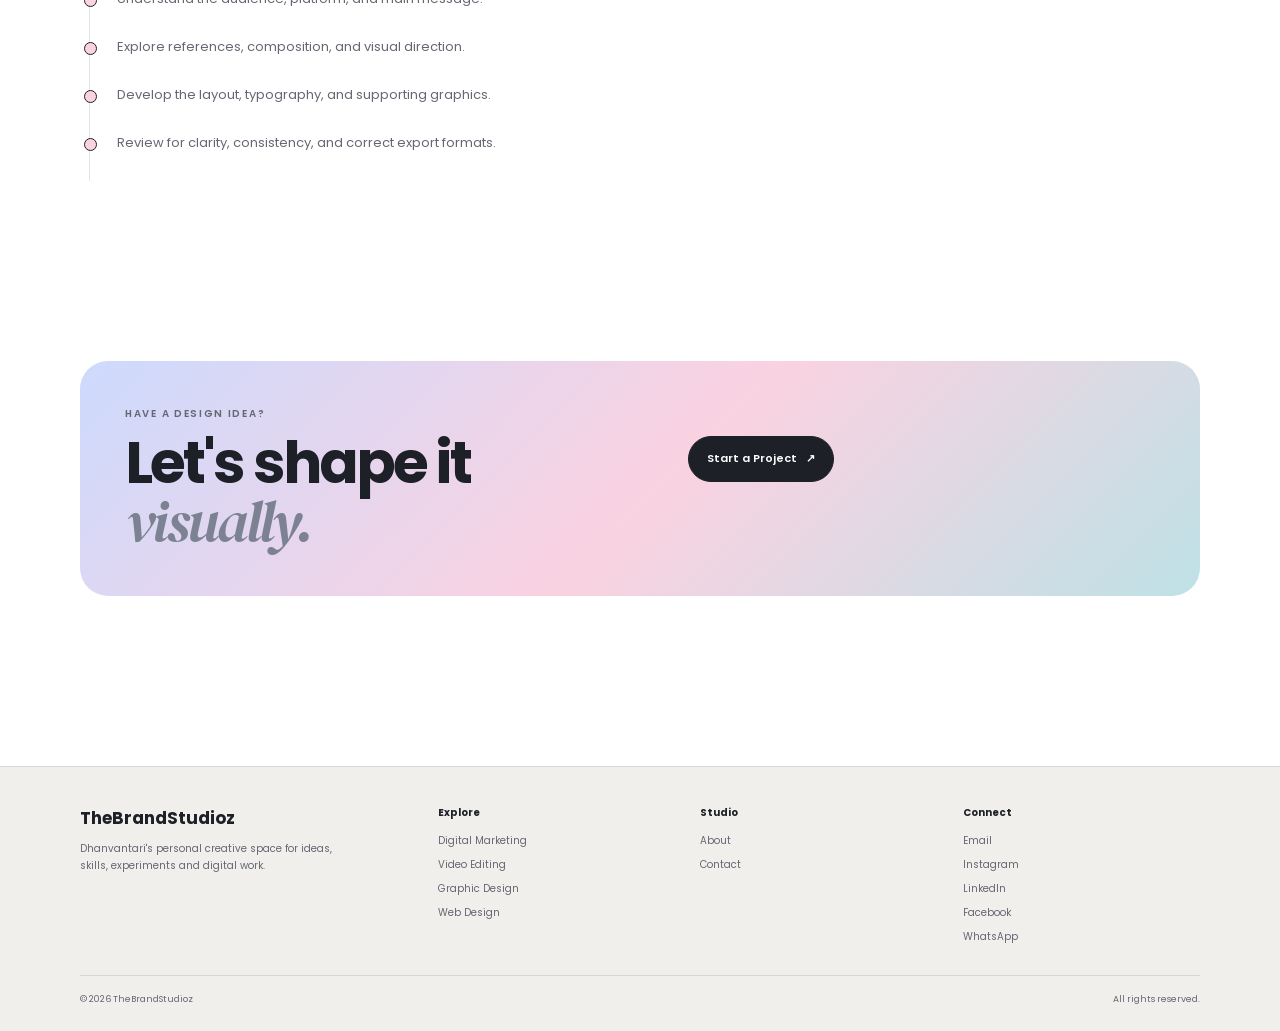
<file: Graphic Designing.html>
<!DOCTYPE html>
<html lang="en">
<head>
  <meta charset="UTF-8"><meta name="viewport" content="width=device-width, initial-scale=1.0">
  <meta name="description" content="Explore Dhanvantari's graphic design practice, visual skills, tools, services, and portfolio direction.">
  <title>Graphic Design — TheBrandStudioz</title>
  <link rel="preconnect" href="https://fonts.googleapis.com"><link rel="preconnect" href="https://fonts.gstatic.com" crossorigin>
  <link href="https://fonts.googleapis.com/css2?family=Poppins:wght@300;400;500;600;700;800&family=DM+Serif+Display:ital@0;1&display=swap" rel="stylesheet"><link rel="stylesheet" href="site.css">
</head>
<body><div class="noise" aria-hidden="true"></div><div class="page-progress" aria-hidden="true"></div>
<header class="site-header"><nav class="site-nav" aria-label="Main navigation"><a class="site-brand" href="index.html">TheBrandStudioz</a><div class="site-links" data-site-links>
<a href="index.html" data-page="index.html">Home</a><a href="About.html" data-page="About.html">About</a><a href="Digital Marketing.html" data-page="Digital Marketing.html">Digital Marketing</a><a href="Video Editing.html" data-page="Video Editing.html">Video Editing</a><a href="Graphic Designing.html" data-page="Graphic Designing.html" aria-current="page">Graphic Design</a><a href="Website Designing.html" data-page="Website Designing.html">Web Design</a><a href="Contact.html" data-page="Contact.html">Contact</a></div><div class="site-actions"><a class="button primary" href="Contact.html">Let's Work Together</a><button class="icon-button" data-theme-toggle aria-label="Toggle dark mode">☾</button><button class="icon-button menu-button" data-menu-toggle aria-label="Open menu" aria-expanded="false">☰</button></div></nav></header>
<main class="site-main"><section class="page-hero wrap"><div class="hero-content"><div class="eyebrow reveal">Ideas / Form / Visuals</div><h1 class="reveal delay-1">Graphic <em>Design.</em></h1><p class="lead reveal delay-2">Creating visual designs that communicate ideas clearly and help brands stand out across digital platforms.</p><div class="actions reveal delay-3"><a class="button primary" href="#portfolio">Explore Design Work <span>↘</span></a><a class="button" href="Contact.html">Start a Project <span>↗</span></a></div></div><div class="page-hero-scene scene-design reveal delay-2" aria-hidden="true"><div class="design-poster"><div class="poster-topline">VISUAL STUDY <span>NO. 02</span></div><div class="poster-sun"></div><div class="poster-ribbon"></div><div class="poster-type">FORM<br><em>FOLLOWS</em><br>FEELING</div><div class="poster-roundel">GS</div><div class="poster-footer">TYPE / COLOR / COMPOSITION</div></div><div class="design-palette"><i></i><i></i><i></i><i></i></div><div class="scene-tag design-tag">LAYOUT / 01</div></div></section>
<section class="section wrap"><div class="section-head reveal"><div><div class="kicker">My approach</div><h2>Clear ideas.<br><em>Strong visuals.</em></h2></div></div><div class="prose reveal"><p>Good design makes the message easier to understand. I explore composition, typography, color, and hierarchy to create visual work that feels purposeful and suited to its platform.</p><p>I'm continuing to develop my design practice through personal projects and experimentation. New portfolio work will be added here as it is ready to share.</p></div></section>
<section class="section wrap"><div class="section-head reveal"><div><div class="kicker">Design skills</div><h2>What I'm <em>building.</em></h2></div></div><div class="info-grid"><article class="info-card"><h3>Social Creatives</h3><p>Platform-aware graphics and visual content for social channels.</p></article><article class="info-card"><h3>Posters & Promotions</h3><p>Layouts that bring a clear message and visual hierarchy together.</p></article><article class="info-card"><h3>Thumbnails</h3><p>Readable, expressive cover graphics for video content.</p></article><article class="info-card"><h3>Brand Graphics</h3><p>Consistent supporting visuals and basic identity exploration.</p></article><article class="info-card"><h3>Typography & Layout</h3><p>Type pairing, spacing, alignment, and composition fundamentals.</p></article><article class="info-card"><h3>UI Visuals</h3><p>Interface styling with attention to clarity and visual consistency.</p></article></div></section>
<section class="section wrap"><div class="section-head reveal"><div><div class="kicker">Tools</div><h2>Design <em>workflow.</em></h2></div></div><div class="pill-list"><span class="pill">Canva</span><span class="pill">Other tools as used in projects</span></div></section>
<section class="section wrap"><div class="section-head reveal"><div><div class="kicker">Ways I can help</div><h2>Design <em>services.</em></h2></div></div><div class="skill-grid"><article class="skill-card"><h3>Social Media Designs</h3><p>Campaign creatives, posts, stories, and promotional graphics.</p></article><article class="skill-card"><h3>Thumbnails</h3><p>Visual covers that give video projects a clear first impression.</p></article><article class="skill-card"><h3>Posters & Flyers</h3><p>Digital promotional designs for events, products, and announcements.</p></article><article class="skill-card"><h3>Brand Support</h3><p>Graphic assets and consistent layouts for growing visual identities.</p></article></div></section>
<section class="section wrap" id="portfolio"><div class="section-head reveal"><div><div class="kicker">Portfolio</div><h2>Visual <em>studies.</em></h2></div><p class="section-copy">Personal design work and practice projects will be shown here as they are completed.</p></div><div class="project-grid"><article class="project-card reveal"><div class="feature-art">Social creative</div><span class="category">Practice study</span><h3>Social Media Visuals</h3><p>A space for platform graphics, campaign studies, and visual experiments.</p></article><article class="project-card reveal delay-1"><div class="feature-art">Typography</div><span class="category">Practice study</span><h3>Layout & Type</h3><p>Explorations in composition, hierarchy, and expressive typography.</p></article><article class="project-card reveal"><div class="feature-art">Brand graphic</div><span class="category">Ongoing</span><h3>Brand Support</h3><p>Future visual assets and identity exercises will be added here.</p></article><article class="project-card reveal delay-1"><div class="feature-art">Thumbnail</div><span class="category">Ongoing</span><h3>Video Thumbnails</h3><p>Cover design studies built around a clear subject and message.</p></article></div></section>
<section class="section wrap"><div class="section-head reveal"><div><div class="kicker">Creative process</div><h2>From brief to <em>visual.</em></h2></div></div><div class="timeline"><div class="timeline-item">Understand the audience, platform, and main message.</div><div class="timeline-item">Explore references, composition, and visual direction.</div><div class="timeline-item">Develop the layout, typography, and supporting graphics.</div><div class="timeline-item">Review for clarity, consistency, and correct export formats.</div></div></section>
<section class="section wrap"><div class="contact-panel reveal"><div class="contact-layout"><div><div class="kicker">Have a design idea?</div><h2>Let's shape it <em>visually.</em></h2></div><div class="actions"><a class="button primary" href="Contact.html">Start a Project <span>↗</span></a></div></div></div></section></main>
<footer class="site-footer"><div class="footer-inner"><div class="footer-top"><div><a class="footer-brand" href="index.html">TheBrandStudioz</a><p class="footer-note">Dhanvantari's personal creative space for ideas, skills, experiments and digital work.</p></div><div class="footer-col"><h3>Explore</h3><a href="Digital Marketing.html">Digital Marketing</a><a href="Video Editing.html">Video Editing</a><a href="Graphic Designing.html">Graphic Design</a><a href="Website Designing.html">Web Design</a></div><div class="footer-col"><h3>Studio</h3><a href="About.html">About</a><a href="Contact.html">Contact</a></div><div class="footer-col"><h3>Connect</h3><a href="mailto:digitaldhanvantariamonkar@gmail.com">Email</a><a href="https://www.instagram.com/thebrandstudioz/" target="_blank" rel="noopener">Instagram</a><a href="https://www.linkedin.com/in/digitaldhanvantariamonkar/" target="_blank" rel="noopener">LinkedIn</a><a href="https://www.facebook.com/thebrandstudioz" target="_blank" rel="noopener">Facebook</a><a href="https://wa.me/918625060609" target="_blank" rel="noopener">WhatsApp</a></div></div><div class="footer-bottom"><span>© <span data-current-year></span> TheBrandStudioz</span><span>All rights reserved.</span></div></div></footer><script src="site.js"></script></body></html>
</file>
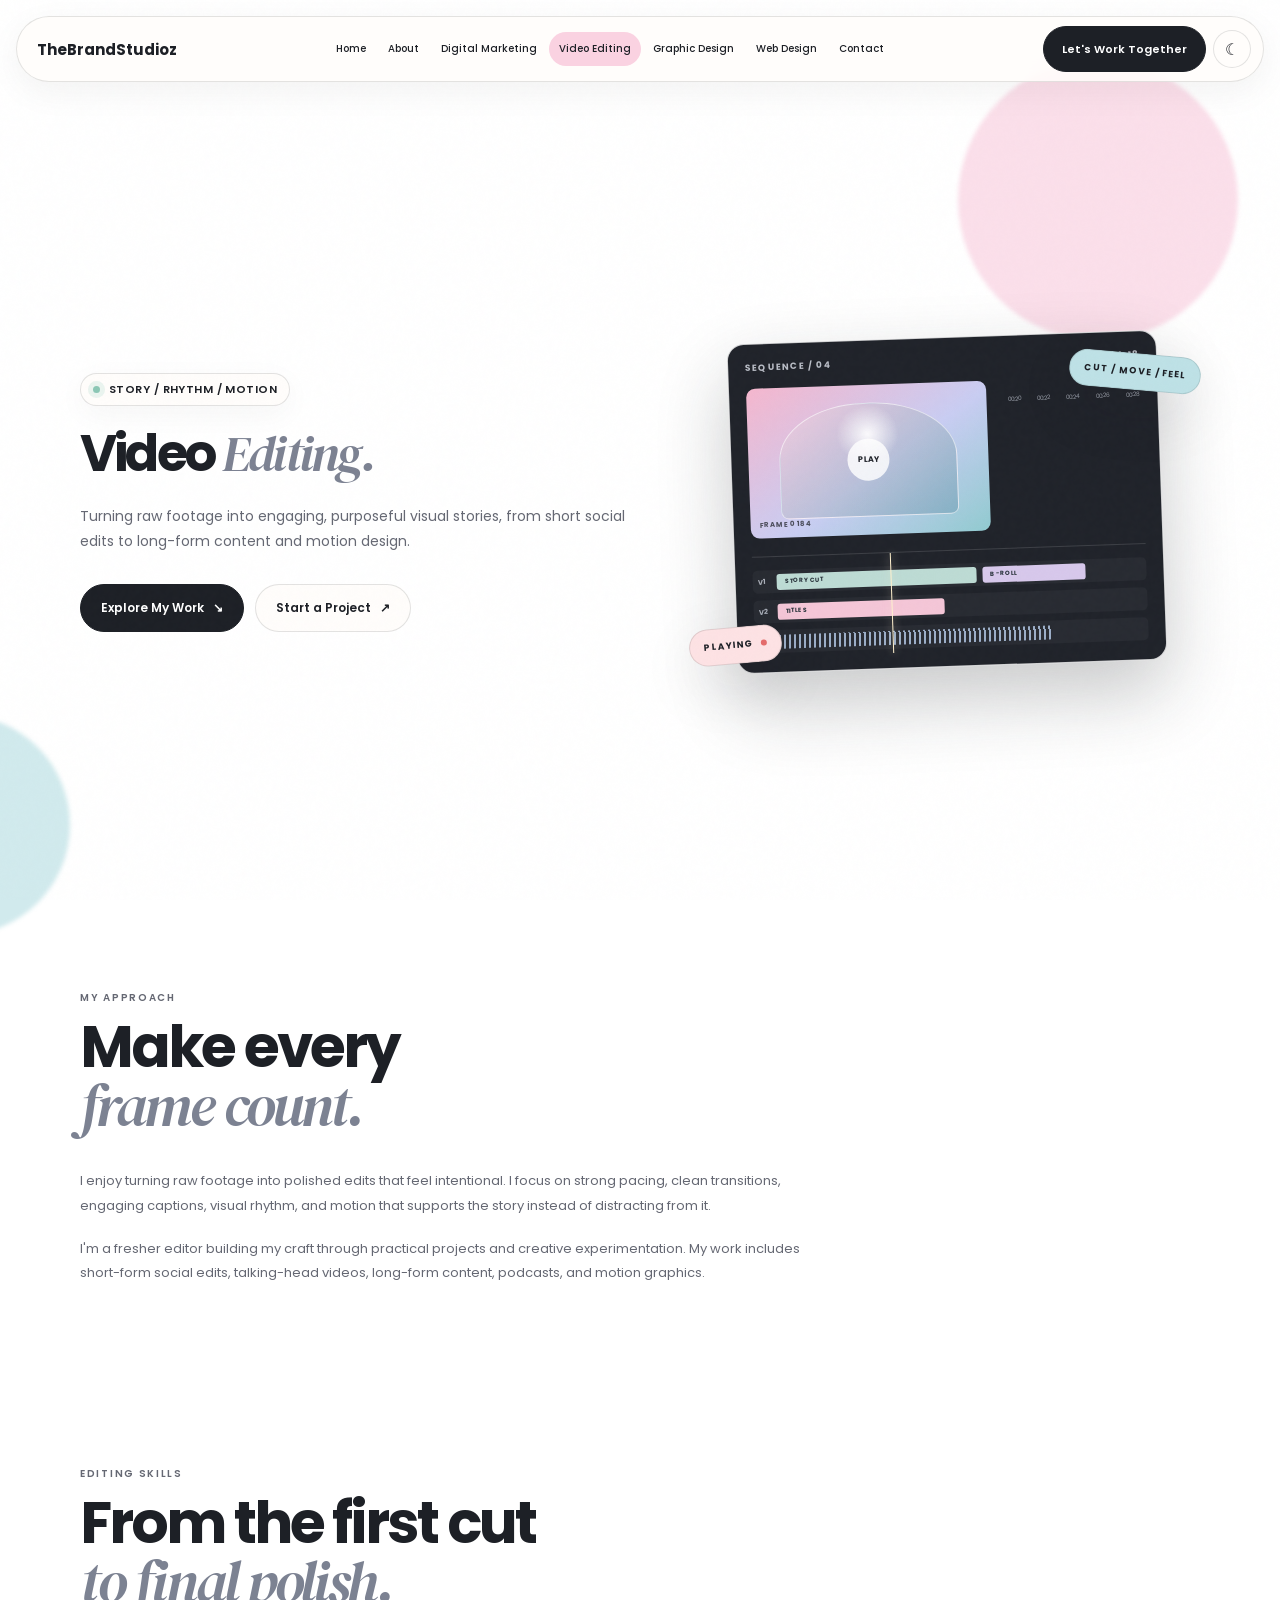
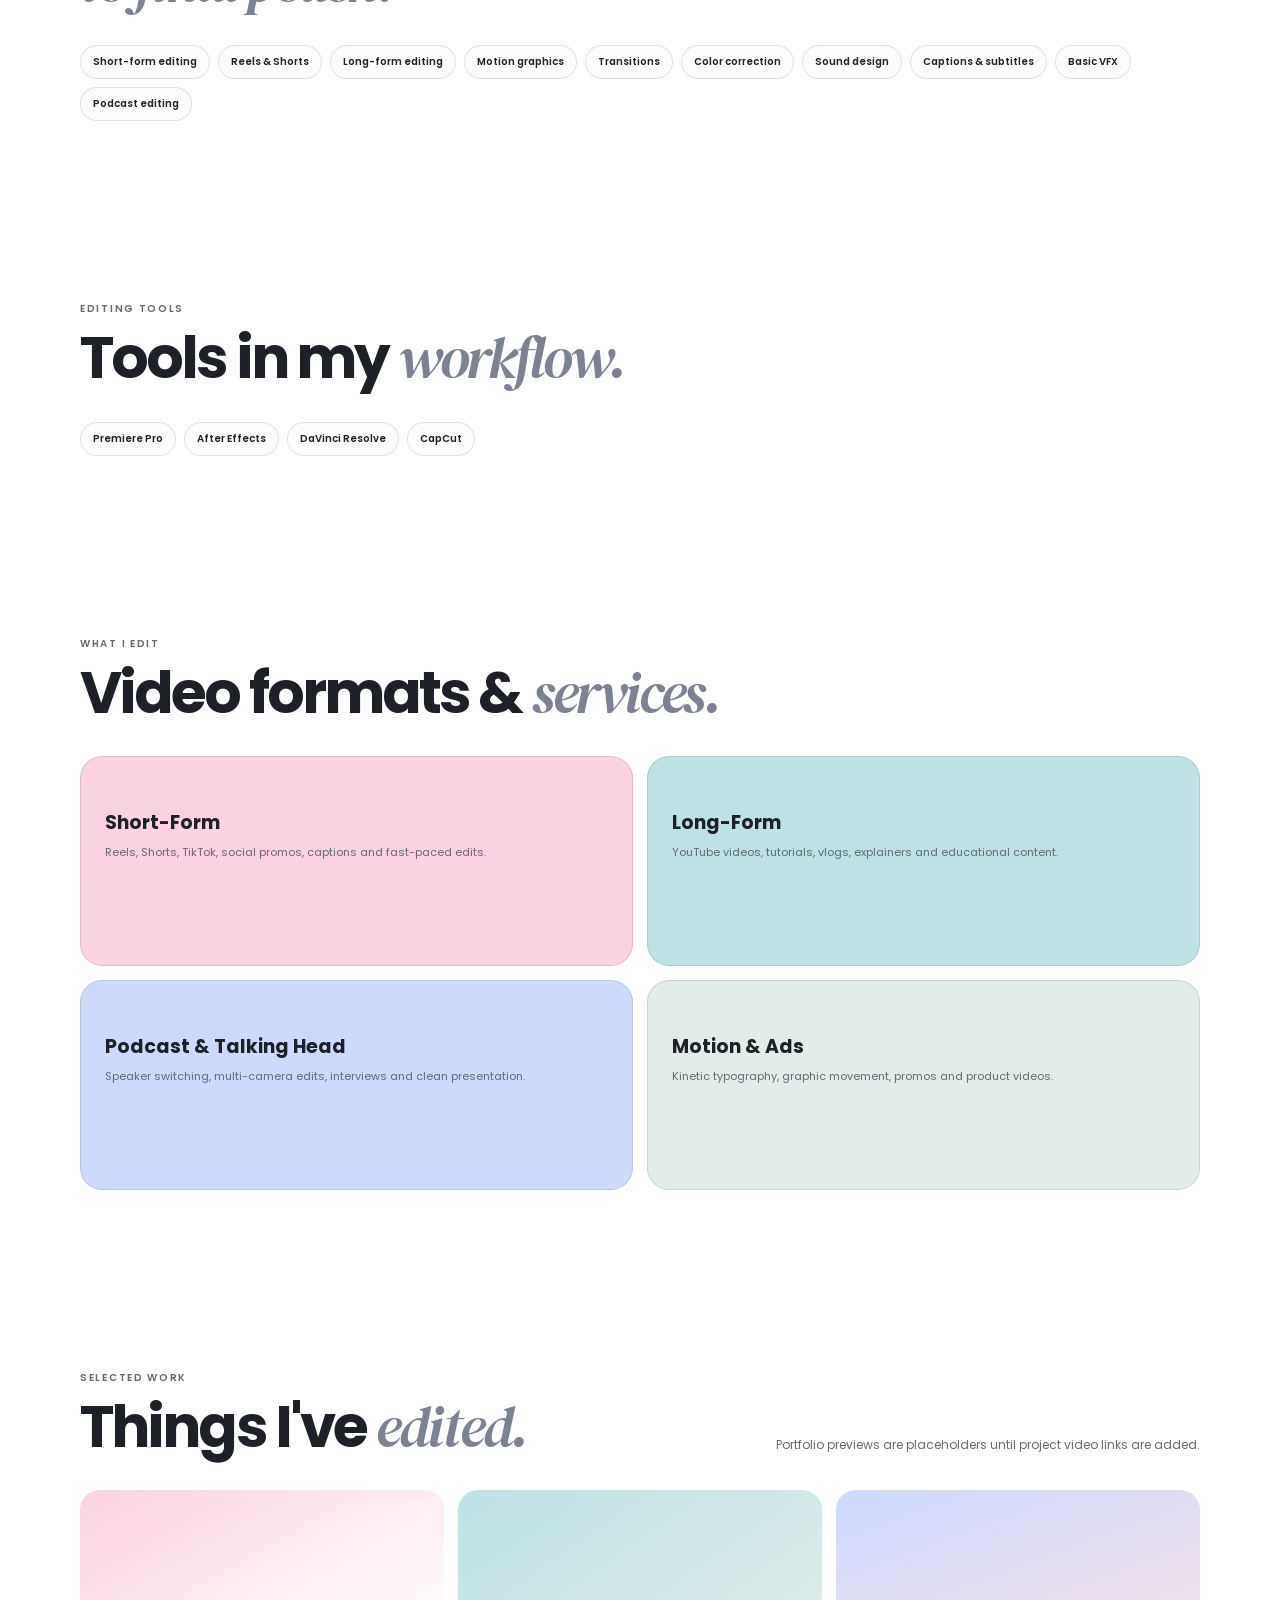
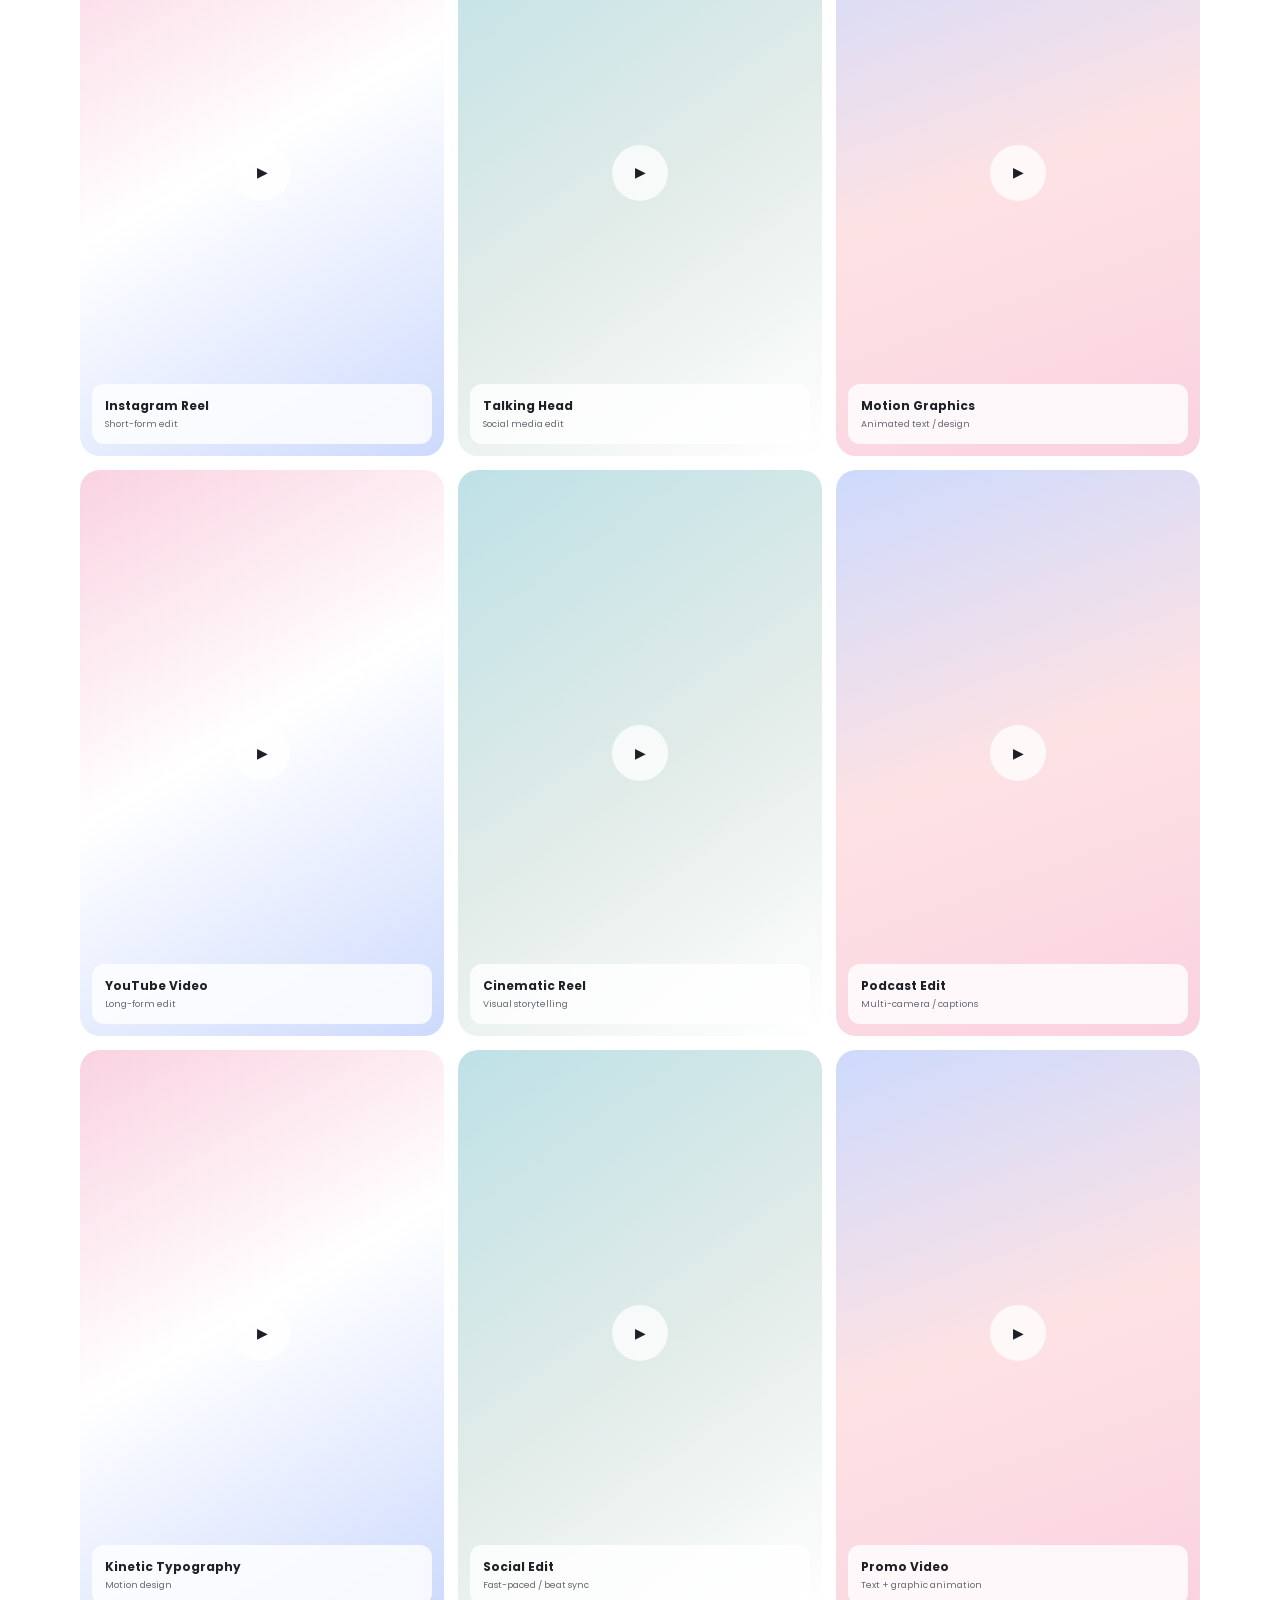
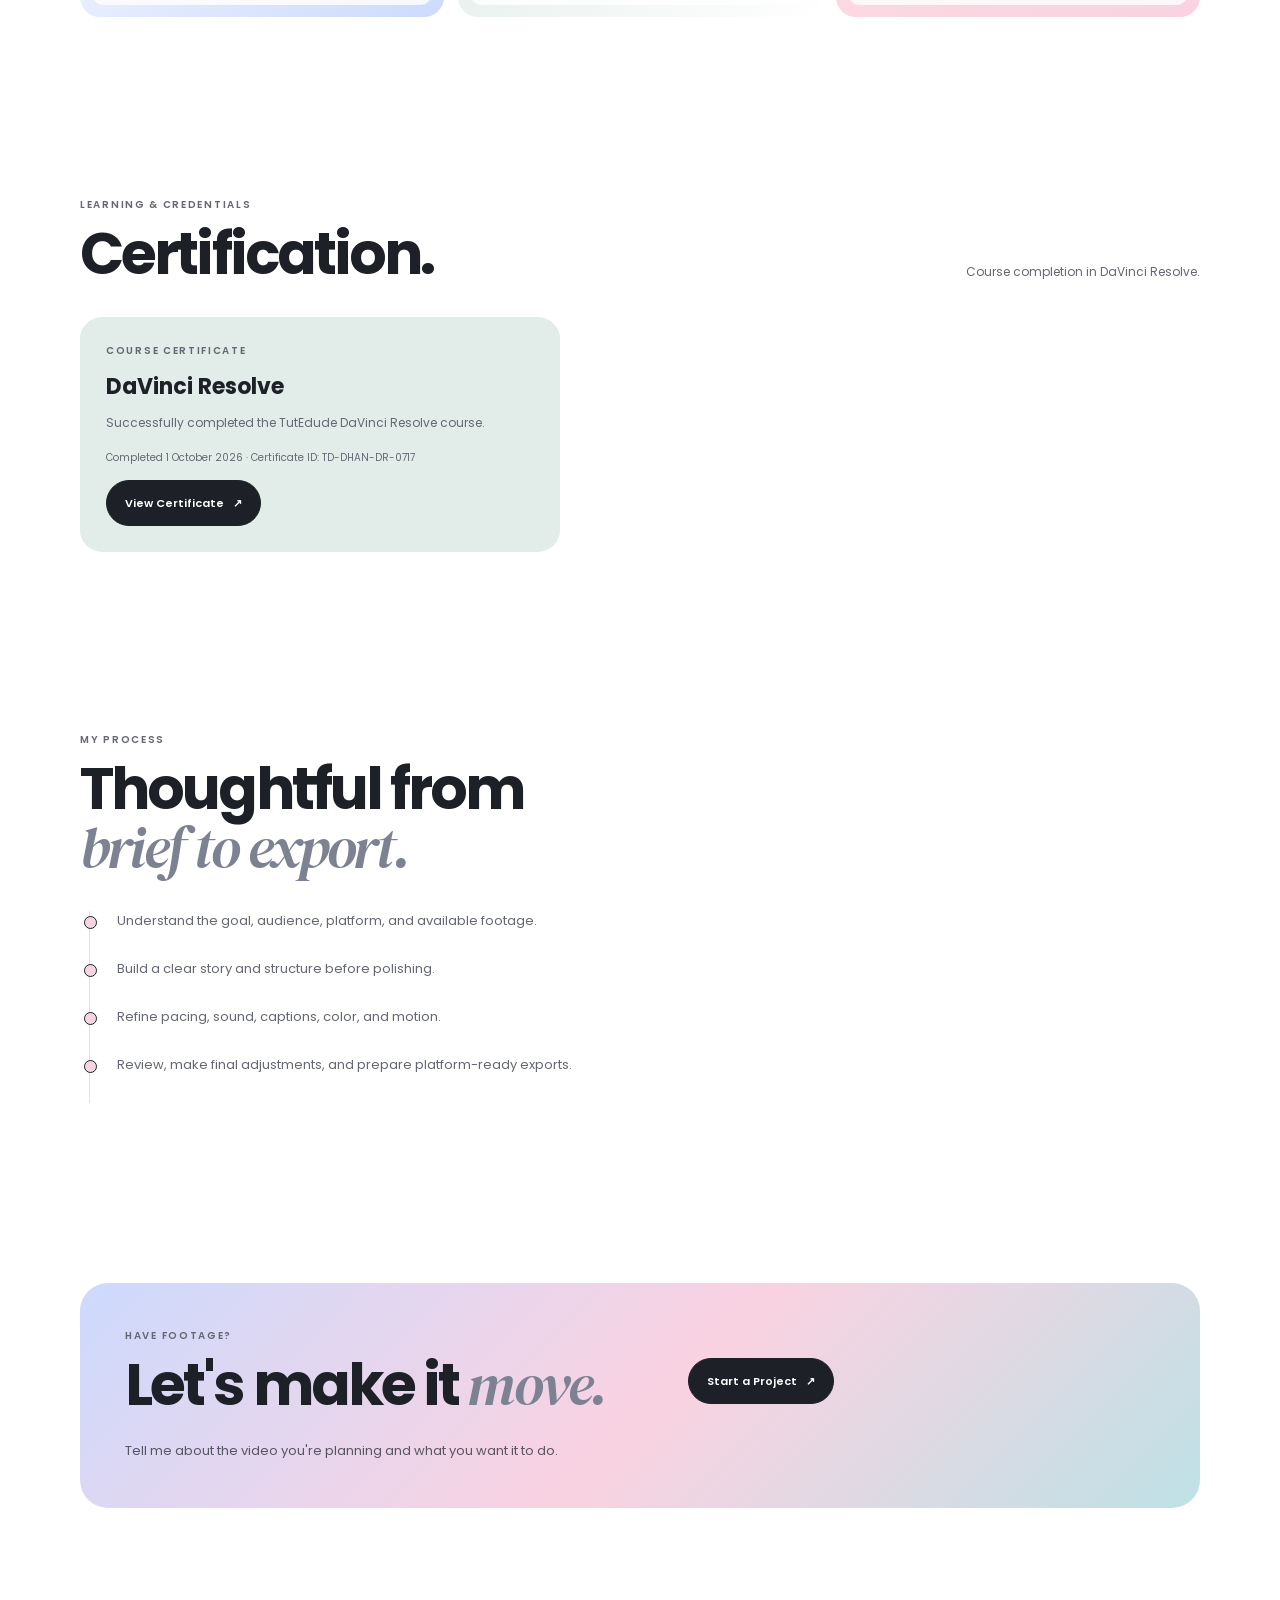
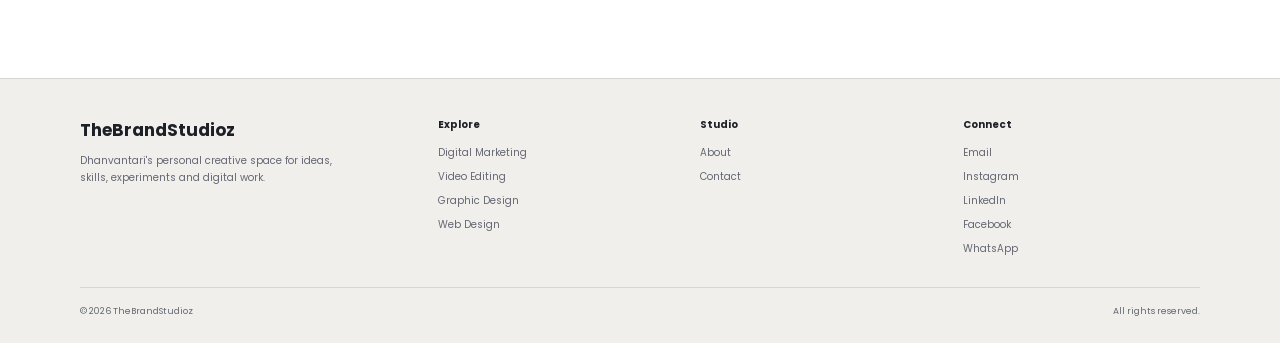
<file: Video Editing.html>
<!DOCTYPE html>
<html lang="en">
<head>
  <meta charset="UTF-8"><meta name="viewport" content="width=device-width, initial-scale=1.0">
  <meta name="description" content="Dhanvantari's video editing portfolio, tools, skills, process, and DaVinci Resolve certificate.">
  <title>Video Editing — TheBrandStudioz</title>
  <link rel="preconnect" href="https://fonts.googleapis.com"><link rel="preconnect" href="https://fonts.gstatic.com" crossorigin>
  <link href="https://fonts.googleapis.com/css2?family=Poppins:wght@300;400;500;600;700;800&family=DM+Serif+Display:ital@0;1&display=swap" rel="stylesheet"><link rel="stylesheet" href="site.css">
  <style>
    .video-grid { display:grid; grid-template-columns:repeat(3,minmax(0,1fr)); gap:14px; }
    .video-tile { min-height:330px; aspect-ratio:9/14; position:relative; overflow:hidden; border-radius:20px; background:linear-gradient(150deg,var(--pink),#fff 46%,var(--lavender)); }
    .video-tile:nth-child(3n+2) { background:linear-gradient(145deg,var(--blue),var(--sage) 55%,var(--cream)); }
    .video-tile:nth-child(3n) { background:linear-gradient(160deg,var(--lavender),var(--rose),var(--pink)); }
    .video-tile::before { content:"▶"; position:absolute; top:50%; left:50%; width:56px; height:56px; display:grid; place-items:center; transform:translate(-50%,-50%); border-radius:50%; background:rgba(255,255,255,.78); font-size:14px; }
    .video-tile-info { position:absolute; inset:auto 12px 12px; padding:13px; border-radius:12px; background:rgba(255,255,255,.82); color:#1d2026; }
    .video-tile-info b { display:block; font-size:12px; }
    .video-tile-info span { display:block; margin-top:3px; font-size:9px; color:#656873; }
    @media(max-width:760px) { .video-grid { grid-template-columns:repeat(2,minmax(0,1fr)); gap:9px; } .video-tile { min-height:250px; border-radius:15px; } }
    @media(max-width:460px) { .video-grid { grid-template-columns:repeat(2,minmax(0,1fr)); } .video-tile { min-height:210px; } .video-tile-info { inset:auto 7px 7px; padding:9px; } .video-tile-info b { font-size:10px; } }
  </style>
</head>
<body><div class="noise" aria-hidden="true"></div><div class="page-progress" aria-hidden="true"></div>
<header class="site-header"><nav class="site-nav" aria-label="Main navigation"><a class="site-brand" href="index.html">TheBrandStudioz</a><div class="site-links" data-site-links>
<a href="index.html" data-page="index.html">Home</a><a href="About.html" data-page="About.html">About</a><a href="Digital Marketing.html" data-page="Digital Marketing.html">Digital Marketing</a><a href="Video Editing.html" data-page="Video Editing.html" aria-current="page">Video Editing</a><a href="Graphic Designing.html" data-page="Graphic Designing.html">Graphic Design</a><a href="Website Designing.html" data-page="Website Designing.html">Web Design</a><a href="Contact.html" data-page="Contact.html">Contact</a></div><div class="site-actions"><a class="button primary" href="Contact.html">Let's Work Together</a><button class="icon-button" data-theme-toggle aria-label="Toggle dark mode">☾</button><button class="icon-button menu-button" data-menu-toggle aria-label="Open menu" aria-expanded="false">☰</button></div></nav></header>
<main class="site-main"><section class="page-hero wrap"><div class="hero-content"><div class="eyebrow reveal">Story / Rhythm / Motion</div><h1 class="reveal delay-1">Video <em>Editing.</em></h1><p class="lead reveal delay-2">Turning raw footage into engaging, purposeful visual stories, from short social edits to long-form content and motion design.</p><div class="actions reveal delay-3"><a class="button primary" href="#portfolio">Explore My Work <span>↘</span></a><a class="button" href="Contact.html">Start a Project <span>↗</span></a></div></div><div class="page-hero-scene scene-video reveal delay-2" aria-hidden="true"><div class="edit-console"><div class="scene-topline"><span>SEQUENCE / 04</span><span>00:24:18</span></div><div class="edit-preview"><div class="preview-light"></div><div class="preview-frame-label">FRAME 0184</div><div class="preview-play">PLAY</div></div><div class="timeline-ruler"><span>00:20</span><span>00:22</span><span>00:24</span><span>00:26</span><span>00:28</span></div><div class="edit-tracks"><div class="edit-track"><b>V1</b><i class="clip clip-one">STORY CUT</i><i class="clip clip-two">B-ROLL</i></div><div class="edit-track"><b>V2</b><i class="clip clip-three">TITLES</i></div><div class="edit-track audio-track"><b>A1</b><i class="audio-wave"></i></div><div class="timeline-playhead"></div></div></div><div class="scene-tag video-tag-one">CUT / MOVE / FEEL</div><div class="scene-tag video-tag-two">PLAYING <i></i></div></div></section>
<section class="section wrap"><div class="section-head reveal"><div><div class="kicker">My approach</div><h2>Make every<br><em>frame count.</em></h2></div></div><div class="prose reveal"><p>I enjoy turning raw footage into polished edits that feel intentional. I focus on strong pacing, clean transitions, engaging captions, visual rhythm, and motion that supports the story instead of distracting from it.</p><p>I'm a fresher editor building my craft through practical projects and creative experimentation. My work includes short-form social edits, talking-head videos, long-form content, podcasts, and motion graphics.</p></div></section>
<section class="section wrap"><div class="section-head reveal"><div><div class="kicker">Editing skills</div><h2>From the first cut<br><em>to final polish.</em></h2></div></div><div class="pill-list"><span class="pill">Short-form editing</span><span class="pill">Reels & Shorts</span><span class="pill">Long-form editing</span><span class="pill">Motion graphics</span><span class="pill">Transitions</span><span class="pill">Color correction</span><span class="pill">Sound design</span><span class="pill">Captions & subtitles</span><span class="pill">Basic VFX</span><span class="pill">Podcast editing</span></div></section>
<section class="section wrap"><div class="section-head reveal"><div><div class="kicker">Editing tools</div><h2>Tools in my <em>workflow.</em></h2></div></div><div class="pill-list"><span class="pill">Premiere Pro</span><span class="pill">After Effects</span><span class="pill">DaVinci Resolve</span><span class="pill">CapCut</span></div></section>
<section class="section wrap"><div class="section-head reveal"><div><div class="kicker">What I edit</div><h2>Video formats & <em>services.</em></h2></div></div><div class="info-grid"><article class="info-card"><h3>Short-Form</h3><p>Reels, Shorts, TikTok, social promos, captions and fast-paced edits.</p></article><article class="info-card"><h3>Long-Form</h3><p>YouTube videos, tutorials, vlogs, explainers and educational content.</p></article><article class="info-card"><h3>Podcast & Talking Head</h3><p>Speaker switching, multi-camera edits, interviews and clean presentation.</p></article><article class="info-card"><h3>Motion & Ads</h3><p>Kinetic typography, graphic movement, promos and product videos.</p></article></div></section>
<section class="section wrap" id="portfolio"><div class="section-head reveal"><div><div class="kicker">Selected work</div><h2>Things I've <em>edited.</em></h2></div><p class="section-copy">Portfolio previews are placeholders until project video links are added.</p></div><div class="video-grid">
<article class="video-tile reveal"><div class="video-tile-info"><b>Instagram Reel</b><span>Short-form edit</span></div></article><article class="video-tile reveal delay-1"><div class="video-tile-info"><b>Talking Head</b><span>Social media edit</span></div></article><article class="video-tile reveal delay-2"><div class="video-tile-info"><b>Motion Graphics</b><span>Animated text / design</span></div></article><article class="video-tile reveal"><div class="video-tile-info"><b>YouTube Video</b><span>Long-form edit</span></div></article><article class="video-tile reveal delay-1"><div class="video-tile-info"><b>Cinematic Reel</b><span>Visual storytelling</span></div></article><article class="video-tile reveal delay-2"><div class="video-tile-info"><b>Podcast Edit</b><span>Multi-camera / captions</span></div></article><article class="video-tile reveal"><div class="video-tile-info"><b>Kinetic Typography</b><span>Motion design</span></div></article><article class="video-tile reveal delay-1"><div class="video-tile-info"><b>Social Edit</b><span>Fast-paced / beat sync</span></div></article><article class="video-tile reveal delay-2"><div class="video-tile-info"><b>Promo Video</b><span>Text + graphic animation</span></div></article>
</div></section>
<section class="section wrap"><div class="section-head reveal"><div><div class="kicker">Learning & credentials</div><h2>Certification.</h2></div><p class="section-copy">Course completion in DaVinci Resolve.</p></div><article class="certificate-card reveal"><div class="kicker">Course Certificate</div><h3>DaVinci Resolve</h3><p>Successfully completed the TutEdude DaVinci Resolve course.</p><span class="meta">Completed 1 October 2026 · Certificate ID: TD-DHAN-DR-0717</span><a class="button primary" href="images/Certificates/Screenshot%202026-10-01%20135929.png" target="_blank" rel="noopener">View Certificate <span>↗</span></a></article></section>
<section class="section wrap"><div class="section-head reveal"><div><div class="kicker">My process</div><h2>Thoughtful from<br><em>brief to export.</em></h2></div></div><div class="timeline"><div class="timeline-item">Understand the goal, audience, platform, and available footage.</div><div class="timeline-item">Build a clear story and structure before polishing.</div><div class="timeline-item">Refine pacing, sound, captions, color, and motion.</div><div class="timeline-item">Review, make final adjustments, and prepare platform-ready exports.</div></div></section>
<section class="section wrap"><div class="contact-panel reveal"><div class="contact-layout"><div><div class="kicker">Have footage?</div><h2>Let's make it <em>move.</em></h2><p class="lead">Tell me about the video you're planning and what you want it to do.</p></div><div class="actions"><a class="button primary" href="Contact.html">Start a Project <span>↗</span></a></div></div></div></section></main>
<footer class="site-footer"><div class="footer-inner"><div class="footer-top"><div><a class="footer-brand" href="index.html">TheBrandStudioz</a><p class="footer-note">Dhanvantari's personal creative space for ideas, skills, experiments and digital work.</p></div><div class="footer-col"><h3>Explore</h3><a href="Digital Marketing.html">Digital Marketing</a><a href="Video Editing.html">Video Editing</a><a href="Graphic Designing.html">Graphic Design</a><a href="Website Designing.html">Web Design</a></div><div class="footer-col"><h3>Studio</h3><a href="About.html">About</a><a href="Contact.html">Contact</a></div><div class="footer-col"><h3>Connect</h3><a href="mailto:digitaldhanvantariamonkar@gmail.com">Email</a><a href="https://www.instagram.com/thebrandstudioz/" target="_blank" rel="noopener">Instagram</a><a href="https://www.linkedin.com/in/digitaldhanvantariamonkar/" target="_blank" rel="noopener">LinkedIn</a><a href="https://www.facebook.com/thebrandstudioz" target="_blank" rel="noopener">Facebook</a><a href="https://wa.me/918625060609" target="_blank" rel="noopener">WhatsApp</a></div></div><div class="footer-bottom"><span>© <span data-current-year></span> TheBrandStudioz</span><span>All rights reserved.</span></div></div></footer><script src="site.js"></script></body></html>
</file>
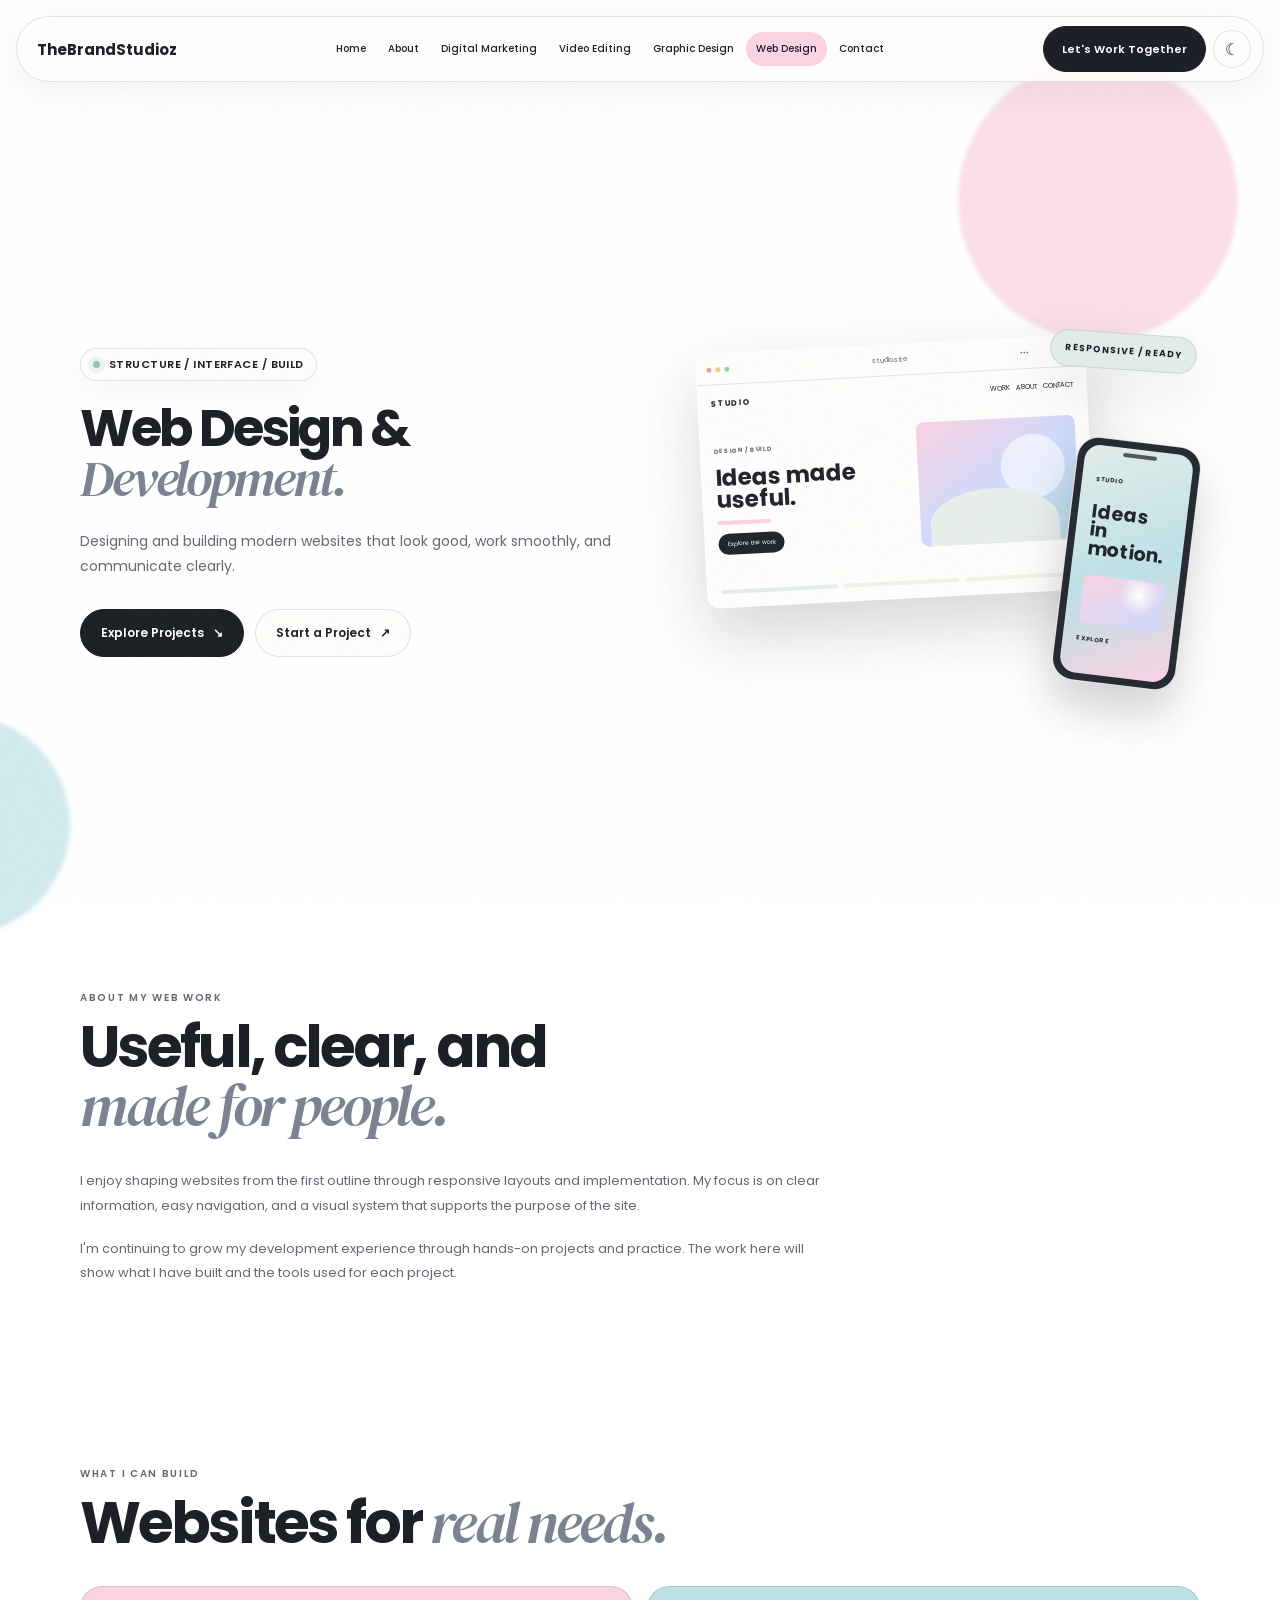
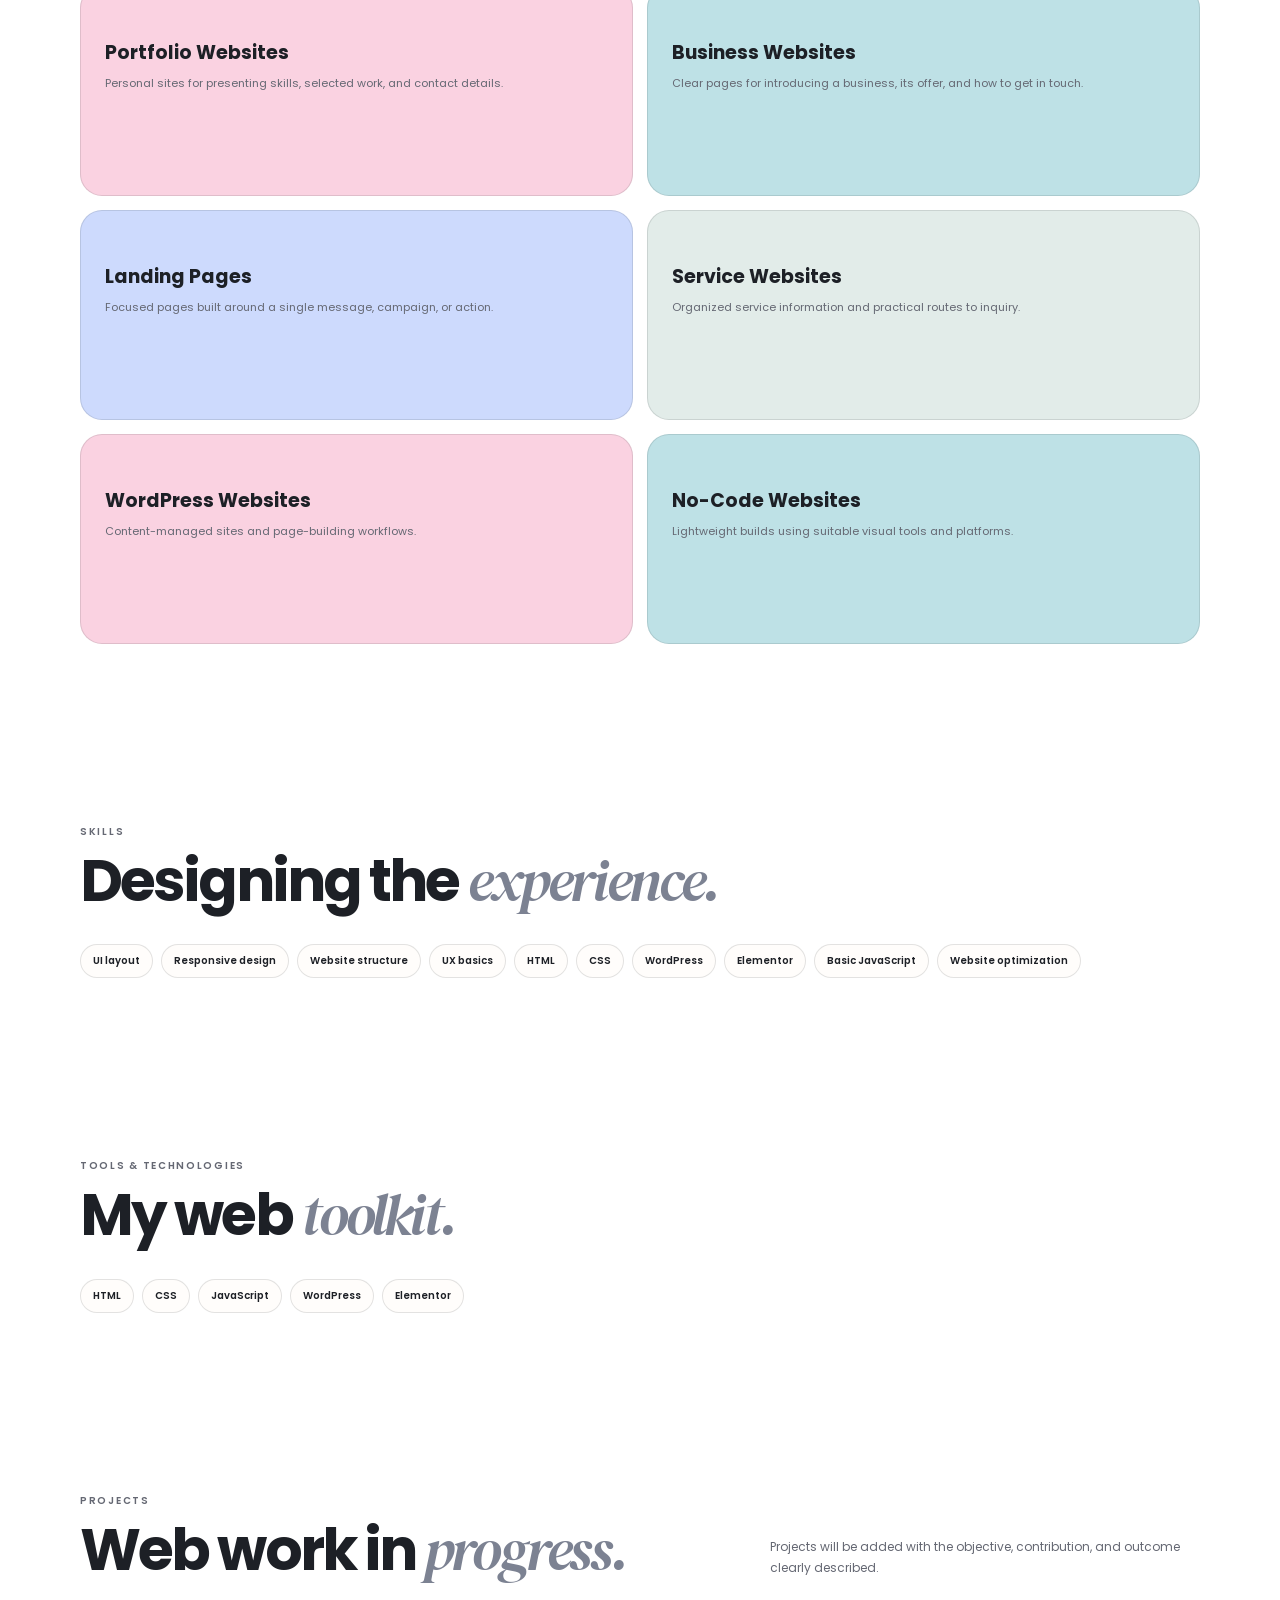
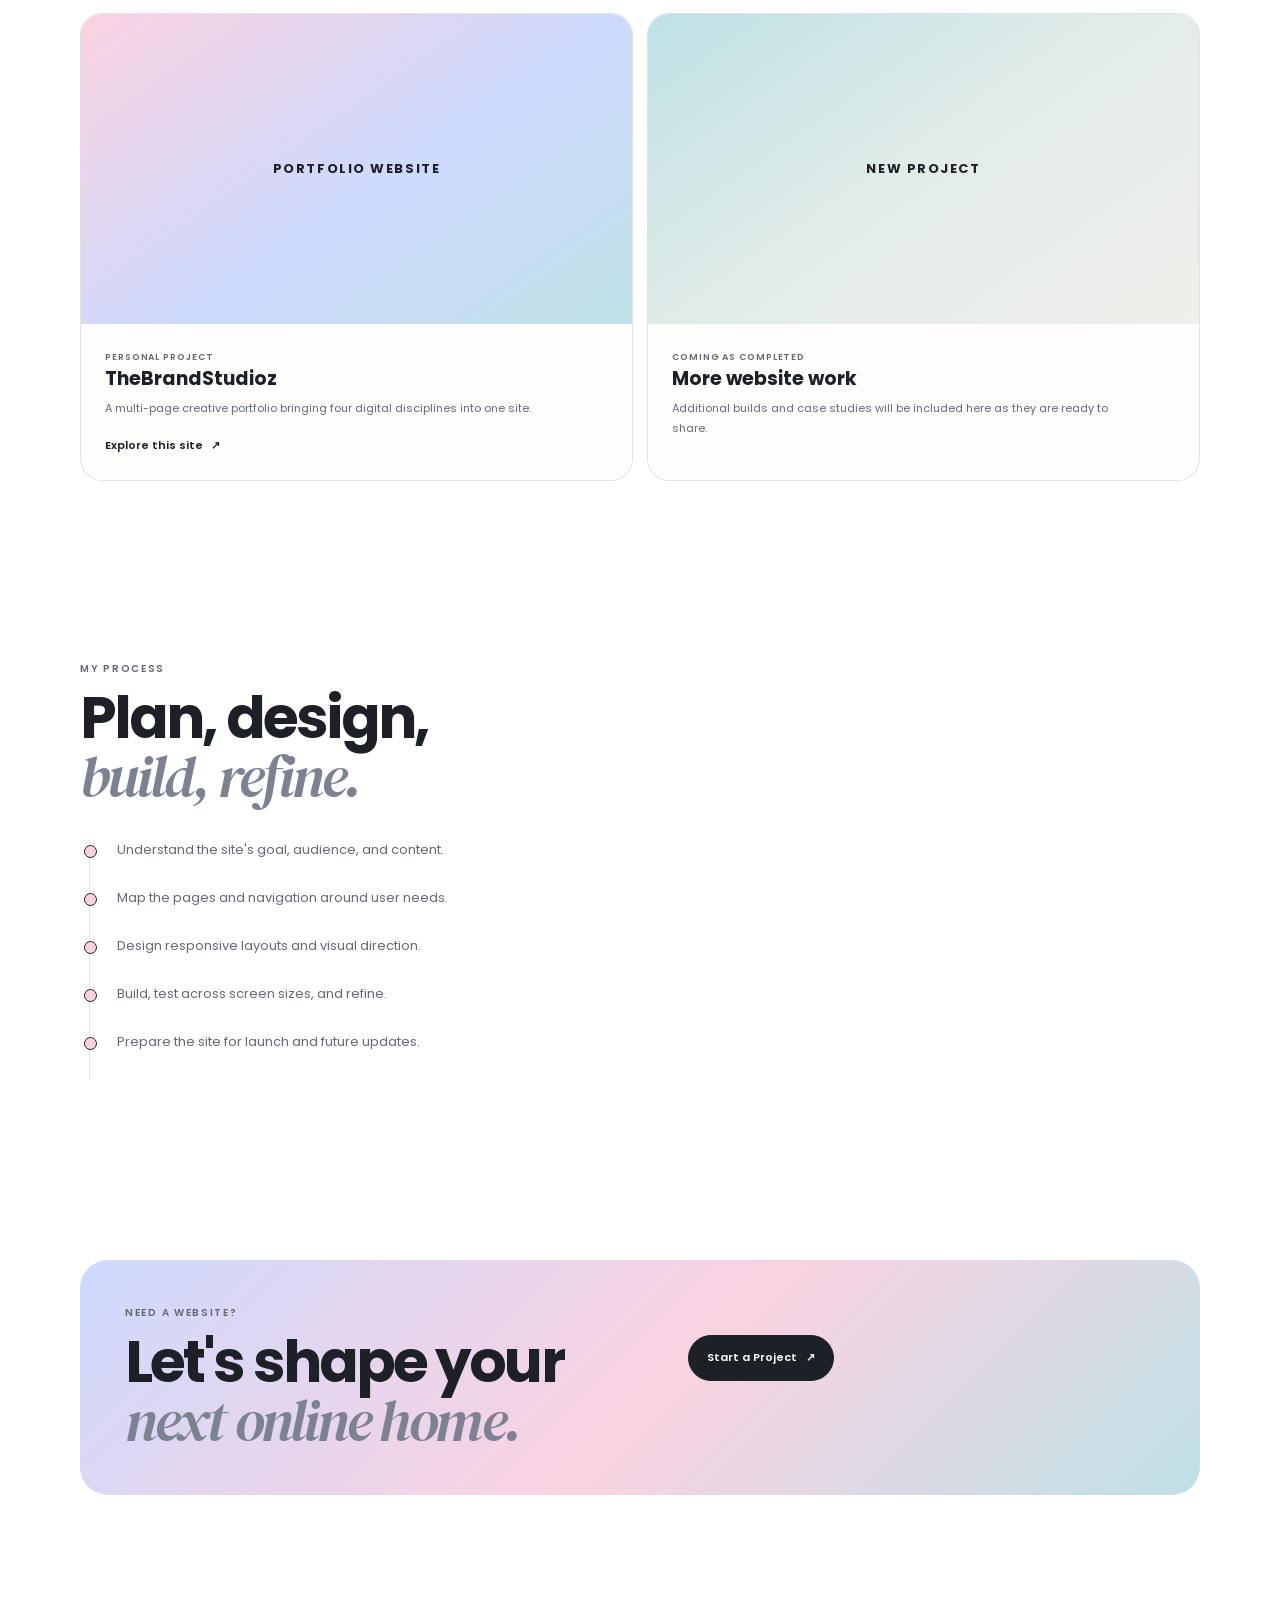
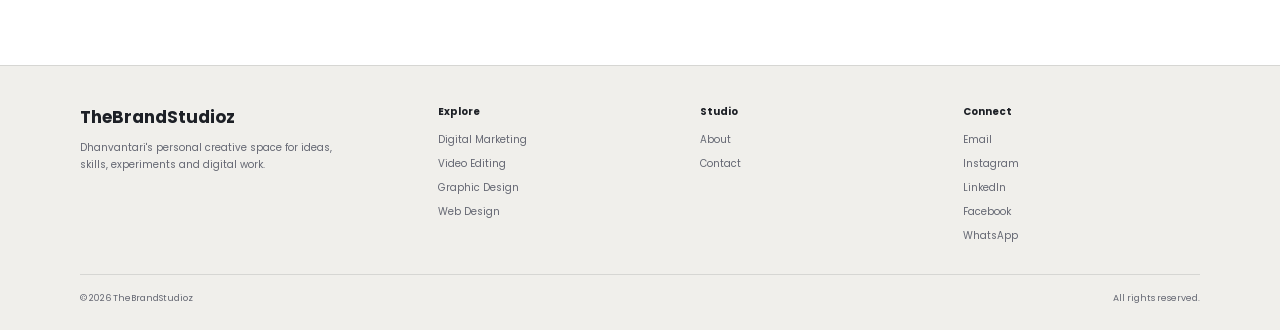
<file: Website Designing.html>
<!DOCTYPE html>
<html lang="en">
<head>
  <meta charset="UTF-8"><meta name="viewport" content="width=device-width, initial-scale=1.0">
  <meta name="description" content="Explore Dhanvantari's web design and development skills, website projects, tools, and process.">
  <title>Web Design & Development — TheBrandStudioz</title>
  <link rel="preconnect" href="https://fonts.googleapis.com"><link rel="preconnect" href="https://fonts.gstatic.com" crossorigin>
  <link href="https://fonts.googleapis.com/css2?family=Poppins:wght@300;400;500;600;700;800&family=DM+Serif+Display:ital@0;1&display=swap" rel="stylesheet"><link rel="stylesheet" href="site.css">
</head>
<body><div class="noise" aria-hidden="true"></div><div class="page-progress" aria-hidden="true"></div>
<header class="site-header"><nav class="site-nav" aria-label="Main navigation"><a class="site-brand" href="index.html">TheBrandStudioz</a><div class="site-links" data-site-links>
<a href="index.html" data-page="index.html">Home</a><a href="About.html" data-page="About.html">About</a><a href="Digital Marketing.html" data-page="Digital Marketing.html">Digital Marketing</a><a href="Video Editing.html" data-page="Video Editing.html">Video Editing</a><a href="Graphic Designing.html" data-page="Graphic Designing.html">Graphic Design</a><a href="Website Designing.html" data-page="Website Designing.html" aria-current="page">Web Design</a><a href="Contact.html" data-page="Contact.html">Contact</a></div><div class="site-actions"><a class="button primary" href="Contact.html">Let's Work Together</a><button class="icon-button" data-theme-toggle aria-label="Toggle dark mode">☾</button><button class="icon-button menu-button" data-menu-toggle aria-label="Open menu" aria-expanded="false">☰</button></div></nav></header>
<main class="site-main"><section class="page-hero wrap"><div class="hero-content"><div class="eyebrow reveal">Structure / Interface / Build</div><h1 class="reveal delay-1">Web Design & <em>Development.</em></h1><p class="lead reveal delay-2">Designing and building modern websites that look good, work smoothly, and communicate clearly.</p><div class="actions reveal delay-3"><a class="button primary" href="#projects">Explore Projects <span>↘</span></a><a class="button" href="Contact.html">Start a Project <span>↗</span></a></div></div><div class="page-hero-scene scene-web reveal delay-2" aria-hidden="true"><div class="browser-window"><div class="browser-chrome"><span class="browser-dots"><i></i><i></i><i></i></span><span>studio.site</span><span>•••</span></div><div class="browser-screen"><div class="browser-nav"><b>STUDIO</b><span>WORK&nbsp;&nbsp; ABOUT&nbsp;&nbsp; CONTACT</span></div><div class="browser-body"><div class="browser-copy"><small>DESIGN / BUILD</small><strong>Ideas made<br>useful.</strong><i></i><span>Explore the work</span></div><div class="browser-art"><i></i><b></b></div></div><div class="browser-footer"><i></i><i></i><i></i></div></div></div><div class="device-phone"><div class="phone-speaker"></div><div class="phone-screen"><span>STUDIO</span><b>Ideas<br>in motion.</b><i></i><small>EXPLORE</small></div></div><div class="scene-tag web-tag">RESPONSIVE / READY</div></div></section>
<section class="section wrap"><div class="section-head reveal"><div><div class="kicker">About my web work</div><h2>Useful, clear, and<br><em>made for people.</em></h2></div></div><div class="prose reveal"><p>I enjoy shaping websites from the first outline through responsive layouts and implementation. My focus is on clear information, easy navigation, and a visual system that supports the purpose of the site.</p><p>I'm continuing to grow my development experience through hands-on projects and practice. The work here will show what I have built and the tools used for each project.</p></div></section>
<section class="section wrap"><div class="section-head reveal"><div><div class="kicker">What I can build</div><h2>Websites for <em>real needs.</em></h2></div></div><div class="info-grid"><article class="info-card"><h3>Portfolio Websites</h3><p>Personal sites for presenting skills, selected work, and contact details.</p></article><article class="info-card"><h3>Business Websites</h3><p>Clear pages for introducing a business, its offer, and how to get in touch.</p></article><article class="info-card"><h3>Landing Pages</h3><p>Focused pages built around a single message, campaign, or action.</p></article><article class="info-card"><h3>Service Websites</h3><p>Organized service information and practical routes to inquiry.</p></article><article class="info-card"><h3>WordPress Websites</h3><p>Content-managed sites and page-building workflows.</p></article><article class="info-card"><h3>No-Code Websites</h3><p>Lightweight builds using suitable visual tools and platforms.</p></article></div></section>
<section class="section wrap"><div class="section-head reveal"><div><div class="kicker">Skills</div><h2>Designing the <em>experience.</em></h2></div></div><div class="pill-list"><span class="pill">UI layout</span><span class="pill">Responsive design</span><span class="pill">Website structure</span><span class="pill">UX basics</span><span class="pill">HTML</span><span class="pill">CSS</span><span class="pill">WordPress</span><span class="pill">Elementor</span><span class="pill">Basic JavaScript</span><span class="pill">Website optimization</span></div></section>
<section class="section wrap"><div class="section-head reveal"><div><div class="kicker">Tools & technologies</div><h2>My web <em>toolkit.</em></h2></div></div><div class="pill-list"><span class="pill">HTML</span><span class="pill">CSS</span><span class="pill">JavaScript</span><span class="pill">WordPress</span><span class="pill">Elementor</span></div></section>
<section class="section wrap" id="projects"><div class="section-head reveal"><div><div class="kicker">Projects</div><h2>Web work in <em>progress.</em></h2></div><p class="section-copy">Projects will be added with the objective, contribution, and outcome clearly described.</p></div><div class="project-grid"><article class="project-card reveal"><div class="feature-art">Portfolio website</div><span class="category">Personal project</span><h3>TheBrandStudioz</h3><p>A multi-page creative portfolio bringing four digital disciplines into one site.</p><a class="text-link" href="index.html">Explore this site <span>↗</span></a></article><article class="project-card reveal delay-1"><div class="feature-art">New project</div><span class="category">Coming as completed</span><h3>More website work</h3><p>Additional builds and case studies will be included here as they are ready to share.</p></article></div></section>
<section class="section wrap"><div class="section-head reveal"><div><div class="kicker">My process</div><h2>Plan, design,<br><em>build, refine.</em></h2></div></div><div class="timeline"><div class="timeline-item">Understand the site's goal, audience, and content.</div><div class="timeline-item">Map the pages and navigation around user needs.</div><div class="timeline-item">Design responsive layouts and visual direction.</div><div class="timeline-item">Build, test across screen sizes, and refine.</div><div class="timeline-item">Prepare the site for launch and future updates.</div></div></section>
<section class="section wrap"><div class="contact-panel reveal"><div class="contact-layout"><div><div class="kicker">Need a website?</div><h2>Let's shape your<br><em>next online home.</em></h2></div><div class="actions"><a class="button primary" href="Contact.html">Start a Project <span>↗</span></a></div></div></div></section></main>
<footer class="site-footer"><div class="footer-inner"><div class="footer-top"><div><a class="footer-brand" href="index.html">TheBrandStudioz</a><p class="footer-note">Dhanvantari's personal creative space for ideas, skills, experiments and digital work.</p></div><div class="footer-col"><h3>Explore</h3><a href="Digital Marketing.html">Digital Marketing</a><a href="Video Editing.html">Video Editing</a><a href="Graphic Designing.html">Graphic Design</a><a href="Website Designing.html">Web Design</a></div><div class="footer-col"><h3>Studio</h3><a href="About.html">About</a><a href="Contact.html">Contact</a></div><div class="footer-col"><h3>Connect</h3><a href="mailto:digitaldhanvantariamonkar@gmail.com">Email</a><a href="https://www.instagram.com/thebrandstudioz/" target="_blank" rel="noopener">Instagram</a><a href="https://www.linkedin.com/in/digitaldhanvantariamonkar/" target="_blank" rel="noopener">LinkedIn</a><a href="https://www.facebook.com/thebrandstudioz" target="_blank" rel="noopener">Facebook</a><a href="https://wa.me/918625060609" target="_blank" rel="noopener">WhatsApp</a></div></div><div class="footer-bottom"><span>© <span data-current-year></span> TheBrandStudioz</span><span>All rights reserved.</span></div></div></footer><script src="site.js"></script></body></html>
</file>
<file: site.css>
:root {
  color-scheme: light;
  --cream: #ffffff;
  --warm: #f0efeb;
  --sage: #e2ece9;
  --blue: #bee1e6;
  --pink: #fad2e1;
  --rose: #fde2e4;
  --lavender: #cddafd;
  --lilac: #eae4e9;
  --ink: #1d2026;
  --muted: #656873;
  --white: #fffdfb;
  --border: rgba(29, 32, 38, .12);
  --shadow: 0 20px 60px rgba(29, 32, 38, .10);
  --ease: cubic-bezier(.2,.8,.2,1);
}
html.dark {
  color-scheme: dark;
  --cream: #17171b;
  --warm: #202025;
  --sage: #1d2928;
  --blue: #1c3034;
  --pink: #35252e;
  --rose: #302326;
  --lavender: #252c40;
  --lilac: #2b282d;
  --ink: #f8f6f3;
  --muted: #b6b4bb;
  --white: #1c1c21;
  --border: rgba(255,255,255,.12);
  --shadow: 0 20px 60px rgba(0,0,0,.28);
}
* { box-sizing: border-box; margin: 0; padding: 0; }
html { scroll-behavior: smooth; }
body { min-width: 320px; overflow-x: hidden; background: var(--cream); color: var(--ink); font-family: "Poppins", sans-serif; transition: background .35s ease, color .35s ease; }
a { color: inherit; text-decoration: none; }
button, input, select, textarea { font: inherit; color: inherit; }
::selection { background: var(--pink); color: var(--ink); }
.noise { position: fixed; inset: 0; pointer-events: none; z-index: 100; opacity: .025; background-image: url("data:image/svg+xml,%3Csvg viewBox='0 0 180 180' xmlns='http://www.w3.org/2000/svg'%3E%3Cfilter id='n'%3E%3CfeTurbulence type='fractalNoise' baseFrequency='.8' numOctaves='4' stitchTiles='stitch'/%3E%3C/filter%3E%3Crect width='100%25' height='100%25' filter='url(%23n)' opacity='.7'/%3E%3C/svg%3E"); }
.page-progress { position: fixed; z-index: 1100; top: 0; left: 0; width: 0; height: 3px; background: linear-gradient(90deg, #f6a7c5, #9dcfe0, #aebef2); }
.site-header { position: fixed; z-index: 1000; top: 16px; left: 50%; width: min(1320px, calc(100% - 32px)); transform: translateX(-50%); }
.site-nav { min-height: 62px; display: flex; align-items: center; justify-content: space-between; gap: 14px; padding: 9px 12px 9px 20px; border: 1px solid var(--border); border-radius: 999px; background: color-mix(in srgb, var(--white) 82%, transparent); box-shadow: 0 10px 35px rgba(0,0,0,.05); backdrop-filter: blur(18px); }
.site-brand { flex: 0 0 auto; font-size: 15px; font-weight: 700; white-space: nowrap; }
.site-links { display: flex; align-items: center; justify-content: center; gap: 2px; }
.site-links a { padding: 9px 10px; border-radius: 999px; font-size: 10px; font-weight: 500; white-space: nowrap; transition: background .2s ease; }
.site-links a:hover, .site-links a[aria-current="page"] { background: var(--pink); }
.site-actions { display: flex; flex: 0 0 auto; gap: 7px; align-items: center; }
.icon-button { width: 38px; height: 38px; display: grid; place-items: center; border: 1px solid var(--border); border-radius: 50%; background: var(--white); cursor: pointer; transition: transform .25s var(--ease), background .25s ease; }
.icon-button:hover { transform: rotate(10deg); background: var(--lavender); }
.menu-button { display: none; }
.site-main { min-height: 70vh; }
.site-main [id] { scroll-margin-top: 100px; }
.legacy-main { display: none; }
.legacy-footer, .legacy-modal { display: none; }
.wrap { width: min(1120px, calc(100% - 40px)); margin-inline: auto; }
.page-hero { position: relative; isolation: isolate; min-height: 100svh; display: grid; grid-template-columns: minmax(0, 1.05fr) minmax(0, .95fr); align-items: center; gap: 55px; padding: 105px 0 0; overflow: visible; }
.page-hero::before, .page-hero::after { content: ""; position: absolute; z-index: -1; border-radius: 50%; filter: blur(2px); pointer-events: none; animation: pageHeroFloat 9s ease-in-out infinite alternate; }
.page-hero::before { width: 280px; height: 280px; right: clamp(-150px, calc(50% - 35vw - 150px), 66px); top: 60px; background: color-mix(in srgb, var(--pink) 70%, transparent); }
.page-hero::after { width: 220px; height: 220px; left: calc(50% - 50vw - 150px); bottom: -35px; background: color-mix(in srgb, var(--blue) 70%, transparent); animation-delay: -3s; }
@keyframes pageHeroFloat { to { transform: translate3d(25px, -30px, 0) rotate(10deg); } }
.page-hero .hero-content { max-width: 570px; margin-left: 0; }
.page-hero .eyebrow { font-size: 11px; letter-spacing: .04em; box-shadow: 0 8px 30px rgba(0,0,0,.04); }
.page-hero h1 { max-width: 650px; font-size: clamp(48px, 4vw, 64px); }
.page-hero .lead { max-width: 570px; margin-top: 26px; font-size: 14px; line-height: 1.8; }
.page-hero .button { min-height: 48px; padding: 14px 20px; font-size: 12px; }
.page-hero .button:not(.primary) { border-color: var(--border); }
.page-hero-scene { position: relative; min-width: 0; min-height: 510px; display: grid; place-items: center; isolation: isolate; }
.scene-about::before { content: ""; position: absolute; z-index: -1; width: 320px; aspect-ratio: 1; border-radius: 50%; background: radial-gradient(circle, color-mix(in srgb, var(--pink) 50%, transparent), color-mix(in srgb, var(--blue) 30%, transparent) 62%, transparent 72%); }
.about-orbit { position: absolute; width: 365px; aspect-ratio: 1; border: 1px solid color-mix(in srgb, var(--ink) 12%, transparent); border-radius: 50%; animation: sceneOrbit 28s linear infinite; }
.about-orbit::before { content: ""; position: absolute; top: 42px; left: 47px; width: 10px; height: 10px; border-radius: 50%; background: var(--pink); box-shadow: 0 0 0 7px color-mix(in srgb, var(--pink) 25%, transparent); }
.about-orbit.orbit-inner { width: 275px; border-style: dashed; animation-duration: 36s; animation-direction: reverse; }
.about-orbit.orbit-inner::before { top: auto; left: auto; right: 26px; bottom: 60px; width: 8px; height: 8px; background: var(--blue); box-shadow: 0 0 0 6px color-mix(in srgb, var(--blue) 35%, transparent); }
.about-portrait { position: absolute; left: 50%; bottom: 48px; width: 235px; height: 365px; transform: translateX(-50%); animation: portraitFloat 6s ease-in-out infinite; }
.portrait-hair { position: absolute; z-index: 0; top: 8px; left: 34px; width: 167px; height: 310px; border: 1px solid rgba(0, 0, 0, .16); border-radius: 49% 49% 23% 24%; background: linear-gradient(105deg, #17181d 0%, #39343a 28%, #17171c 55%, #443a3e 77%, #16171b 100%); box-shadow: inset 12px 2px 15px rgba(255,255,255,.08), 0 20px 34px rgba(29,32,38,.13); }
.portrait-hair::before { content: ""; position: absolute; inset: 16px 17px 9px 28px; border-left: 2px solid rgba(231,215,215,.16); border-right: 2px solid rgba(231,215,215,.11); border-radius: 48%; transform: rotate(-5deg); }
.portrait-body { position: absolute; z-index: 1; top: 198px; left: 17px; width: 201px; height: 160px; border: 1px solid rgba(255, 255, 255, .45); border-radius: 48% 48% 16% 16%; background: linear-gradient(105deg, #252832, #454a55 48%, #20232a); box-shadow: 0 24px 42px rgba(29, 32, 38, .18); }
.portrait-neck { position: absolute; z-index: 2; top: 150px; left: 96px; width: 43px; height: 74px; border-radius: 15px; background: linear-gradient(90deg, #b87964, #e2ad8e 55%, #c58b72); }
.portrait-hair-lock { position: absolute; z-index: 3; top: 91px; width: 43px; height: 208px; background: linear-gradient(100deg, #17181d, #43383c 55%, #1b1b20); box-shadow: inset 5px 0 7px rgba(255,255,255,.08); }
.hair-lock-left { left: 37px; border-radius: 20% 48% 24% 48%; transform: rotate(4deg); }
.hair-lock-right { top: 80px; left: 158px; width: 47px; height: 235px; border-radius: 48% 20% 45% 24%; transform: rotate(-5deg); }
.portrait-head { position: absolute; z-index: 4; top: 35px; left: 61px; width: 113px; height: 139px; border: 1px solid rgba(91, 54, 45, .14); border-radius: 48% 48% 45% 45%; background: linear-gradient(115deg, #f0c5a9, #c9876d 78%); box-shadow: inset -13px -5px 18px rgba(95, 50, 42, .12), 0 18px 35px rgba(29, 32, 38, .12); }
.portrait-fringe { position: absolute; z-index: 1; top: -7px; left: -5px; width: 121px; height: 66px; border-radius: 58% 48% 34% 30%; background: linear-gradient(130deg, #28272d, #51454a 64%, #29272c); box-shadow: inset -12px -5px 0 rgba(0, 0, 0, .12); transform: rotate(-3deg); }
.portrait-eye { position: absolute; z-index: 2; top: 78px; width: 8px; height: 4px; border-radius: 50%; background: #573b39; }
.eye-left { left: 23px; }
.eye-right { left: 80px; }
.portrait-nose { position: absolute; z-index: 2; top: 91px; left: 53px; width: 5px; height: 12px; border-radius: 50%; background: linear-gradient(#bd826b, #a86e60); opacity: .75; }
.portrait-smile { position: absolute; z-index: 2; top: 111px; left: 47px; width: 18px; height: 7px; border-bottom: 2px solid #a65e5b; border-radius: 50%; }
.portrait-collar { position: absolute; z-index: 5; top: 204px; left: 88px; width: 62px; height: 65px; clip-path: polygon(0 0, 50% 42%, 100% 0, 77% 100%, 50% 77%, 23% 100%); background: linear-gradient(120deg, #fffdfb, #d8dce2); }
.about-badge { position: absolute; z-index: 3; padding: 11px 15px; border: 1px solid var(--border); border-radius: 999px; background: var(--white); box-shadow: var(--shadow); font-size: 9px; font-weight: 700; letter-spacing: .12em; animation: sceneBob 5s ease-in-out infinite; }
.about-badge-one { top: 115px; left: 5px; transform: rotate(-7deg); background: var(--sage); }
.about-badge-two { right: 0; bottom: 115px; transform: rotate(5deg); background: var(--rose); animation-delay: -2s; }
.about-monogram { position: absolute; z-index: 4; right: 50%; bottom: 14px; display: flex; align-items: center; gap: 8px; padding: 6px 12px 6px 7px; border: 1px solid var(--border); border-radius: 999px; background: color-mix(in srgb, var(--white) 92%, transparent); box-shadow: var(--shadow); color: var(--muted); transform: translateX(50%); animation: practiceFloat 5s ease-in-out infinite; }
.about-monogram b { display: grid; width: 22px; height: 22px; place-items: center; border-radius: 50%; background: var(--ink); color: var(--white); font-family: "DM Serif Display", Georgia, serif; font-size: 14px; font-weight: 400; }
.about-monogram span { font-family: "Poppins", sans-serif; font-size: 8px; font-weight: 700; letter-spacing: .12em; white-space: nowrap; }
@keyframes sceneOrbit { to { transform: rotate(360deg); } }
@keyframes portraitFloat { 50% { transform: translate(-50%, -9px) rotate(1deg); } }
@keyframes sceneBob { 50% { translate: 0 -9px; } }
@keyframes practiceFloat { 50% { transform: translate(50%, -7px); } }
.scene-tag { position: absolute; z-index: 3; padding: 11px 14px; border: 1px solid var(--border); border-radius: 999px; background: var(--white); box-shadow: var(--shadow); color: var(--ink); font-size: 9px; font-weight: 700; letter-spacing: .1em; animation: sceneBob 5s ease-in-out infinite; }
.scene-topline { display: flex; align-items: center; justify-content: space-between; color: var(--muted); font-size: 9px; font-weight: 700; letter-spacing: .12em; }
.scene-marketing { --accent: #a7cbbd; }
.marketing-board { width: min(100%, 420px); padding: 22px; border: 1px solid var(--border); border-radius: 18px; background: color-mix(in srgb, var(--white) 94%, transparent); box-shadow: 0 28px 65px rgba(29, 32, 38, .12); transform: rotate(-2deg); animation: boardFloat 7s ease-in-out infinite; }
.live-pill { padding: 5px 8px; border-radius: 999px; background: var(--sage); color: #426b58; font-size: 8px; letter-spacing: .08em; }
.live-pill::before { content: ""; display: inline-block; width: 5px; height: 5px; margin-right: 5px; border-radius: 50%; background: #6bab85; vertical-align: 1px; }
.marketing-metrics { display: grid; grid-template-columns: repeat(3, minmax(0, 1fr)); gap: 8px; margin-top: 23px; }
.marketing-metrics > div { min-width: 0; padding: 11px 9px; border: 1px solid var(--border); border-radius: 10px; background: color-mix(in srgb, var(--white) 80%, var(--warm)); }
.marketing-metrics span, .marketing-metrics strong, .marketing-metrics small { display: block; }
.marketing-metrics span { color: var(--muted); font-size: 7px; font-weight: 700; letter-spacing: .08em; }
.marketing-metrics strong { margin-top: 7px; font-size: 16px; line-height: 1; }
.marketing-metrics small { margin-top: 5px; color: #56866a; font-size: 8px; font-weight: 700; }
.chart-heading { display: flex; justify-content: space-between; margin-top: 22px; font-size: 10px; font-weight: 600; }
.chart-heading b { color: #56866a; }
.marketing-chart { height: 130px; display: flex; align-items: end; gap: 9px; margin-top: 10px; padding: 12px 10px 0; border-bottom: 1px solid var(--border); background: repeating-linear-gradient(to bottom, transparent 0 31px, color-mix(in srgb, var(--border) 70%, transparent) 32px); }
.marketing-chart i { flex: 1; height: var(--bar-height); transform: scaleY(.35); transform-origin: bottom; border-radius: 5px 5px 0 0; background: linear-gradient(to top, var(--blue), var(--accent)); animation: chartGrow 1.2s var(--ease) forwards; }
.marketing-chart i:nth-child(1) { --bar-height: 34%; animation-delay: .05s; }
.marketing-chart i:nth-child(2) { --bar-height: 47%; animation-delay: .1s; }
.marketing-chart i:nth-child(3) { --bar-height: 40%; animation-delay: .15s; }
.marketing-chart i:nth-child(4) { --bar-height: 57%; animation-delay: .2s; }
.marketing-chart i:nth-child(5) { --bar-height: 52%; animation-delay: .25s; }
.marketing-chart i:nth-child(6) { --bar-height: 69%; animation-delay: .3s; }
.marketing-chart i:nth-child(7) { --bar-height: 62%; animation-delay: .35s; }
.marketing-chart i:nth-child(8) { --bar-height: 77%; animation-delay: .4s; }
.marketing-chart i:nth-child(9) { --bar-height: 70%; animation-delay: .45s; }
.marketing-chart i:nth-child(10) { --bar-height: 86%; animation-delay: .5s; }
.marketing-chart i:nth-child(11) { --bar-height: 79%; animation-delay: .55s; }
.marketing-chart i:nth-child(12) { --bar-height: 100%; animation-delay: .6s; }
.chart-days { display: flex; justify-content: space-between; margin: 8px 1px 0; color: var(--muted); font-size: 7px; font-weight: 600; }
.market-tag-one { top: 105px; left: -5px; background: var(--sage); transform: rotate(-6deg); }
.market-tag-two { right: -2px; bottom: 102px; background: var(--rose); transform: rotate(5deg); animation-delay: -2.5s; }
.market-tag-two b { margin-left: 4px; color: #56866a; }
.scene-video { --track-a: #bddbd4; --track-b: #f4c6d7; }
.edit-console { position: relative; width: min(100%, 430px); padding: 17px; border: 1px solid rgba(255,255,255,.8); border-radius: 17px; background: #20232a; color: #f7f5f2; box-shadow: 0 32px 72px rgba(29, 32, 38, .24); transform: rotate(-2deg); animation: boardFloat 6.5s ease-in-out infinite; }
.edit-console .scene-topline { color: #b9bdc6; }
.edit-preview { position: relative; width: 61%; aspect-ratio: 16/10; overflow: hidden; margin-top: 14px; border-radius: 9px; background: linear-gradient(145deg, #f5b7ce, #c9cdf2 55%, #91cbd0); }
.preview-light { position: absolute; inset: 12% 13%; border: 1px solid rgba(255,255,255,.58); border-radius: 48% 48% 8px 8px; background: radial-gradient(ellipse at 50% 27%, rgba(255,255,255,.92), transparent 25%), linear-gradient(140deg, rgba(245,210,226,.65), rgba(118,164,186,.65)); animation: previewShift 6s ease-in-out infinite alternate; }
.preview-frame-label { position: absolute; left: 9px; bottom: 8px; color: rgba(32,35,42,.75); font-size: 7px; font-weight: 700; letter-spacing: .1em; }
.preview-play { position: absolute; top: 50%; left: 50%; display: grid; width: 42px; height: 42px; place-items: center; border-radius: 50%; background: rgba(255,255,255,.82); color: #20232a; font-size: 8px; font-weight: 700; transform: translate(-50%, -50%); }
.timeline-ruler { position: absolute; top: 59px; right: 17px; width: 31%; display: flex; justify-content: space-between; color: #979ca6; font-size: 6px; }
.edit-tracks { position: relative; display: grid; gap: 7px; margin-top: 18px; padding: 13px 0 2px; border-top: 1px solid rgba(255,255,255,.13); }
.edit-track { position: relative; height: 23px; display: flex; align-items: center; gap: 6px; padding-left: 24px; border-radius: 5px; background: rgba(255,255,255,.035); }
.edit-track > b { position: absolute; left: 5px; color: #abb0ba; font-size: 7px; }
.clip { height: 16px; display: flex; align-items: center; padding: 0 8px; overflow: hidden; border-radius: 3px; color: #273139; font-size: 6px; font-style: normal; font-weight: 700; letter-spacing: .06em; white-space: nowrap; }
.clip-one { width: 54%; background: var(--track-a); }
.clip-two { width: 28%; background: #d7c8eb; }
.clip-three { width: 45%; background: var(--track-b); }
.audio-wave { width: 74%; height: 14px; border-radius: 3px; background: repeating-linear-gradient(90deg, #b0c5e2 0 2px, transparent 2px 5px); opacity: .85; }
.timeline-playhead { position: absolute; top: 0; bottom: -2px; left: 35%; width: 1px; background: #fff1cf; box-shadow: 0 0 8px rgba(255,241,207,.7); animation: playheadMove 6s ease-in-out infinite alternate; }
.video-tag-one { top: 105px; right: -1px; background: var(--blue); transform: rotate(5deg); }
.video-tag-two { bottom: 94px; left: -5px; background: var(--rose); transform: rotate(-5deg); animation-delay: -2s; }
.video-tag-two i { display: inline-block; width: 6px; height: 6px; margin-left: 5px; border-radius: 50%; background: #e46b6b; animation: recordPulse 1.2s ease-in-out infinite; }
.scene-design { --poster-ink: #202329; }
.design-poster { position: relative; width: min(310px, 74%); aspect-ratio: .77; overflow: hidden; padding: 20px; border: 1px solid rgba(255,255,255,.75); background: linear-gradient(150deg, #f6a08e, #f4d383 58%, #a9d8cf); box-shadow: 0 30px 68px rgba(29,32,38,.2); transform: rotate(-5deg); animation: posterFloat 7s ease-in-out infinite; }
.poster-topline, .poster-footer { position: relative; z-index: 2; display: flex; justify-content: space-between; color: var(--poster-ink); font-size: 7px; font-weight: 700; letter-spacing: .11em; }
.poster-sun { position: absolute; top: 78px; right: 22px; width: 140px; aspect-ratio: 1; border: 1px solid rgba(32,35,41,.48); border-radius: 50%; background: repeating-radial-gradient(circle at center, transparent 0 14px, rgba(32,35,41,.19) 15px 16px); animation: sceneOrbit 28s linear infinite; }
.poster-ribbon { position: absolute; right: -27px; bottom: 77px; width: 193px; height: 76px; border: 1px solid rgba(32,35,41,.35); border-radius: 50%; background: rgba(189,225,220,.75); transform: rotate(-35deg); }
.poster-type { position: absolute; z-index: 1; top: 115px; left: 21px; color: var(--poster-ink); font-size: clamp(28px, 3vw, 40px); font-weight: 800; line-height: .82; letter-spacing: -.07em; }
.poster-type em { color: #fffaf0; font-family: "DM Serif Display", Georgia, serif; font-size: .8em; font-weight: 400; letter-spacing: 0; }
.poster-roundel { position: absolute; right: 23px; bottom: 27px; display: grid; width: 41px; aspect-ratio: 1; place-items: center; border: 1px solid var(--poster-ink); border-radius: 50%; color: var(--poster-ink); font-family: "DM Serif Display", Georgia, serif; font-size: 15px; }
.poster-footer { position: absolute; right: 20px; bottom: 20px; left: 20px; font-size: 6px; }
.design-palette { position: absolute; top: 110px; right: 22px; display: grid; gap: 6px; padding: 8px; border: 1px solid var(--border); border-radius: 999px; background: var(--white); box-shadow: var(--shadow); animation: sceneBob 5s ease-in-out infinite; }
.design-palette i { width: 17px; aspect-ratio: 1; border-radius: 50%; background: #f6a08e; }
.design-palette i:nth-child(2) { background: #f4d383; }
.design-palette i:nth-child(3) { background: #a9d8cf; }
.design-palette i:nth-child(4) { background: #252832; }
.design-tag { bottom: 94px; left: 18px; background: var(--white); transform: rotate(-7deg); }
.scene-web { --web-ink: #22252c; }
.browser-window { position: absolute; top: 96px; left: 7px; width: min(390px, 90%); overflow: hidden; border: 1px solid rgba(255,255,255,.8); border-radius: 12px; background: var(--white); box-shadow: 0 28px 64px rgba(29,32,38,.18); transform: rotate(-3deg); animation: boardFloat 7s ease-in-out infinite; }
.browser-chrome { height: 31px; display: grid; grid-template-columns: 1fr 1.7fr 1fr; align-items: center; padding: 0 10px; border-bottom: 1px solid var(--border); color: var(--muted); font-size: 7px; text-align: center; }
.browser-dots { display: flex; gap: 4px; }
.browser-dots i { width: 5px; aspect-ratio: 1; border-radius: 50%; background: #e9a39a; }
.browser-dots i:nth-child(2) { background: #e8ce86; }
.browser-dots i:nth-child(3) { background: #9fcdb9; }
.browser-screen { padding: 13px; }
.browser-nav { display: flex; justify-content: space-between; color: var(--web-ink); font-size: 7px; }
.browser-nav b { font-size: 8px; letter-spacing: .08em; }
.browser-body { display: grid; grid-template-columns: 1.1fr .9fr; gap: 8px; align-items: center; min-height: 170px; }
.browser-copy small { color: var(--muted); font-size: 6px; font-weight: 700; letter-spacing: .1em; }
.browser-copy strong { display: block; margin-top: 8px; color: var(--web-ink); font-size: 23px; line-height: .95; }
.browser-copy i { display: block; width: 54px; height: 4px; margin-top: 10px; border-radius: 999px; background: var(--pink); }
.browser-copy span { display: inline-block; margin-top: 9px; padding: 6px 9px; border-radius: 999px; background: var(--web-ink); color: white; font-size: 6px; }
.browser-art { position: relative; height: 124px; overflow: hidden; border-radius: 7px; background: linear-gradient(145deg, var(--pink), var(--lavender) 55%, var(--blue)); }
.browser-art i { position: absolute; top: 17px; right: 12px; width: 64px; aspect-ratio: 1; border-radius: 50%; background: rgba(255,255,255,.6); }
.browser-art b { position: absolute; right: 20px; bottom: -15px; left: 10px; height: 70px; border-radius: 50% 50% 0 0; background: color-mix(in srgb, var(--sage) 82%, white); }
.browser-footer { display: flex; gap: 6px; margin-top: 10px; }
.browser-footer i { height: 4px; flex: 1; border-radius: 9px; background: var(--warm); }
.browser-footer i:first-child { background: var(--sage); }
.device-phone { position: absolute; z-index: 2; right: 11px; bottom: 72px; width: 125px; height: 245px; padding: 7px; border: 1px solid rgba(255,255,255,.85); border-radius: 22px; background: #262a32; box-shadow: 0 25px 45px rgba(29,32,38,.2); transform: rotate(7deg); animation: phoneFloat 6s ease-in-out infinite; }
.phone-speaker { position: absolute; z-index: 1; top: 12px; left: 50%; width: 34px; height: 4px; border-radius: 9px; background: #515660; transform: translateX(-50%); }
.phone-screen { height: 100%; display: flex; flex-direction: column; justify-content: center; padding: 14px; border-radius: 16px; background: linear-gradient(155deg, var(--sage), var(--blue) 55%, var(--pink)); color: var(--web-ink); }
.phone-screen span { font-size: 6px; font-weight: 700; letter-spacing: .1em; }
.phone-screen b { margin-top: 19px; font-size: 19px; line-height: .95; }
.phone-screen i { height: 49px; margin-top: 17px; border-radius: 6px; background: radial-gradient(circle at 70% 30%, white, transparent 30%), linear-gradient(145deg, var(--pink), var(--lavender)); }
.phone-screen small { margin-top: 11px; font-size: 6px; font-weight: 700; letter-spacing: .1em; }
.web-tag { right: 3px; top: 85px; background: var(--sage); transform: rotate(4deg); }
.scene-contact { --message-ink: #292c33; }
.contact-halo { position: absolute; width: 360px; aspect-ratio: 1; border: 1px solid color-mix(in srgb, var(--ink) 11%, transparent); border-radius: 50%; background: radial-gradient(circle, color-mix(in srgb, var(--sage) 58%, transparent), transparent 68%); animation: haloPulse 6s ease-in-out infinite; }
.message-window { position: relative; z-index: 1; width: min(100%, 385px); overflow: hidden; border: 1px solid rgba(255,255,255,.82); border-radius: 17px; background: var(--white); box-shadow: 0 30px 70px rgba(29,32,38,.16); transform: rotate(2deg); animation: boardFloat 6.5s ease-in-out infinite; }
.message-head { height: 63px; display: flex; align-items: center; gap: 10px; padding: 0 16px; border-bottom: 1px solid var(--border); color: var(--message-ink); font-size: 8px; font-weight: 700; letter-spacing: .06em; }
.contact-avatar { display: grid; width: 34px; aspect-ratio: 1; place-items: center; border-radius: 50%; background: var(--pink); font-family: "DM Serif Display", Georgia, serif; font-size: 18px; }
.message-head small { display: block; margin-top: 4px; color: var(--muted); font-size: 6px; letter-spacing: .1em; }
.online-dot { width: 7px; aspect-ratio: 1; margin-left: auto; border-radius: 50%; background: #7fb895; box-shadow: 0 0 0 5px color-mix(in srgb, #7fb895 20%, transparent); }
.message-thread { min-height: 265px; display: flex; flex-direction: column; align-items: flex-start; gap: 13px; padding: 22px 17px 14px; background: linear-gradient(180deg, color-mix(in srgb, var(--white) 70%, var(--warm)), var(--white)); }
.message-bubble { max-width: 78%; padding: 12px 14px; border: 1px solid var(--border); border-radius: 14px 14px 14px 4px; color: var(--message-ink); font-size: 10px; line-height: 1.5; animation: bubblePop .8s var(--ease) both; }
.message-bubble.incoming { background: var(--white); }
.message-bubble.outgoing { align-self: flex-end; border-color: transparent; border-radius: 14px 14px 4px 14px; background: var(--sage); animation-delay: .25s; }
.message-bubble.short { max-width: 60%; background: var(--rose); animation-delay: .5s; }
.message-time { align-self: center; margin-top: 1px; color: var(--muted); font-size: 6px; font-weight: 700; letter-spacing: .12em; }
.message-compose { height: 48px; display: flex; align-items: center; justify-content: space-between; margin: 0 13px 13px; padding: 0 9px 0 15px; border: 1px solid var(--border); border-radius: 999px; color: var(--muted); font-size: 9px; }
.message-compose b { display: grid; width: 30px; aspect-ratio: 1; place-items: center; border-radius: 50%; background: var(--ink); color: var(--white); font-size: 13px; }
.contact-orb { position: absolute; z-index: 2; display: grid; place-items: center; border: 1px solid var(--border); border-radius: 50%; background: var(--white); box-shadow: var(--shadow); color: var(--ink); font-size: 11px; font-weight: 700; animation: sceneBob 5s ease-in-out infinite; }
.contact-orb-mail { top: 95px; left: 4px; width: 54px; aspect-ratio: 1; background: var(--pink); font-size: 17px; }
.contact-orb-chat { right: 0; bottom: 95px; width: 66px; aspect-ratio: 1; background: var(--blue); font-size: 8px; letter-spacing: .08em; animation-delay: -2.2s; }
@keyframes boardFloat { 50% { transform: translateY(-10px) rotate(-.5deg); } }
@keyframes phoneFloat { 50% { transform: translateY(-9px) rotate(5deg); } }
@keyframes posterFloat { 50% { transform: translateY(-9px) rotate(-2deg); } }
@keyframes previewShift { to { transform: translate(5px, -3px) scale(1.04); } }
@keyframes chartGrow { to { transform: scaleY(1); } }
@keyframes playheadMove { to { left: 88%; } }
@keyframes recordPulse { 50% { opacity: .35; } }
@keyframes haloPulse { 50% { transform: scale(1.04); opacity: .72; } }
@keyframes bubblePop { from { opacity: .3; transform: translateY(8px); } to { opacity: 1; transform: translateY(0); } }
.home-hero { width: min(1120px, calc(100% - 40px)); min-height: 100svh; padding-top: 105px; overflow: visible; }
.home-hero .hero-bg { inset: -10% auto auto 50%; width: 100vw; height: 90%; transform: translateX(-50%); }
.home-hero .eyebrow::before { content: none; }
.home-hero h1 { max-width: 650px; font-size: clamp(48px, 4vw, 64px); }
.home-hero .hero-copy { max-width: 570px; margin-top: 26px; color: var(--muted); font-size: 14px; line-height: 1.8; }
.home-hero .hero-showcase { min-height: 510px; }
.home-hero .scroll-note { bottom: 25px; }
.hero-content { max-width: 860px; position: relative; z-index: 1; }
.eyebrow { display: inline-flex; align-items: center; gap: 9px; margin-bottom: 22px; padding: 7px 12px; border: 1px solid var(--border); border-radius: 999px; background: var(--white); font-size: 10px; font-weight: 600; letter-spacing: .12em; text-transform: uppercase; }
.eyebrow::before { content: ""; width: 7px; height: 7px; border-radius: 50%; background: #8cc7b5; box-shadow: 0 0 0 5px rgba(140,199,181,.18); }
h1 { max-width: 900px; font-size: clamp(48px, 8vw, 90px); line-height: .98; letter-spacing: -.055em; }
h1 em, h2 em { font-family: "DM Serif Display", Georgia, serif; font-weight: 400; font-style: italic; color: #7c8292; }
.lead { max-width: 650px; margin-top: 24px; color: var(--muted); font-size: 15px; line-height: 1.85; }
.actions { display: flex; flex-wrap: wrap; gap: 11px; margin-top: 30px; }
.button { display: inline-flex; align-items: center; justify-content: center; gap: 9px; min-height: 46px; padding: 12px 18px; border: 1px solid var(--ink); border-radius: 999px; background: var(--white); font-size: 11px; font-weight: 600; transition: transform .25s var(--ease), box-shadow .25s ease; }
.button.primary { background: var(--ink); color: var(--cream); }
.button:hover { transform: translateY(-3px); box-shadow: 0 12px 26px rgba(0,0,0,.10); }
.section { padding: 90px 0; }
.section-head { display: flex; align-items: end; justify-content: space-between; gap: 28px; margin-bottom: 34px; }
.kicker { margin-bottom: 11px; color: var(--muted); font-size: 10px; font-weight: 600; letter-spacing: .17em; text-transform: uppercase; }
h2 { font-size: clamp(34px, 5vw, 58px); line-height: 1.02; letter-spacing: -.05em; }
.section-copy { max-width: 430px; color: var(--muted); font-size: 12px; line-height: 1.8; }
.intro-band { display: grid; grid-template-columns: .7fr 1.3fr; gap: 48px; align-items: center; padding: 42px; border-radius: 28px; background: var(--sage); }
.intro-band p, .prose p { color: var(--muted); font-size: 13px; line-height: 1.9; }
.skill-grid, .project-grid, .info-grid { display: grid; grid-template-columns: repeat(2, minmax(0,1fr)); gap: 14px; }
.skill-card, .project-card, .info-card { min-height: 210px; padding: 24px; border: 1px solid var(--border); border-radius: 22px; background: var(--white); position: relative; overflow: hidden; transition: transform .35s var(--ease), box-shadow .35s ease; }
.skill-card:hover, .project-card:hover { transform: translateY(-6px); box-shadow: var(--shadow); }
.skill-card:nth-child(4n+1), .info-card:nth-child(4n+1) { background: var(--pink); }
.skill-card:nth-child(4n+2), .info-card:nth-child(4n+2) { background: var(--blue); }
.skill-card:nth-child(4n+3), .info-card:nth-child(4n+3) { background: var(--lavender); }
.skill-card:nth-child(4n), .info-card:nth-child(4n) { background: var(--sage); }
.card-number { color: var(--muted); font-size: 10px; font-weight: 600; }
.skill-card h3, .project-card h3, .info-card h3 { margin-top: 30px; font-size: 19px; line-height: 1.25; }
.skill-card p, .project-card p, .info-card p { max-width: 470px; margin-top: 9px; color: var(--muted); font-size: 11px; line-height: 1.75; }
.text-link { display: inline-flex; align-items: center; gap: 8px; margin-top: 18px; font-size: 11px; font-weight: 600; }
.text-link span { transition: transform .2s ease; }
.text-link:hover span { transform: translate(3px,-2px); }
.feature-art { aspect-ratio: 16/9; display: grid; place-items: center; margin: -24px -24px 18px; background: linear-gradient(145deg, var(--pink), var(--lavender) 55%, var(--blue)); color: var(--ink); font-size: 13px; font-weight: 700; letter-spacing: .12em; text-transform: uppercase; }
.project-card:nth-child(2) .feature-art { background: linear-gradient(145deg, var(--blue), var(--sage), var(--warm)); }
.project-card:nth-child(3) .feature-art { background: linear-gradient(145deg, var(--lavender), var(--rose), var(--pink)); }
.project-card:nth-child(4) .feature-art { background: linear-gradient(145deg, var(--sage), var(--blue), var(--warm)); }
.project-card h3 { margin-top: 0; }
.project-card .category { color: var(--muted); font-size: 9px; font-weight: 600; letter-spacing: .1em; text-transform: uppercase; }
.prose { max-width: 760px; }
.prose p + p { margin-top: 18px; }
.pill-list { display: flex; flex-wrap: wrap; gap: 8px; margin-top: 20px; }
.pill { padding: 8px 12px; border: 1px solid var(--border); border-radius: 999px; background: var(--white); font-size: 10px; font-weight: 600; }
.timeline { display: grid; gap: 0; max-width: 800px; margin-left: 9px; border-left: 1px solid var(--border); }
.timeline-item { position: relative; padding: 0 0 28px 27px; color: var(--muted); font-size: 13px; }
.timeline-item::before { content: ""; position: absolute; top: 5px; left: -6px; width: 11px; height: 11px; border-radius: 50%; background: var(--pink); border: 1px solid var(--ink); }
.certificate-card { width: min(100%, 480px); padding: 26px; border-radius: 22px; background: var(--sage); }
.certificate-card h3 { font-size: 22px; }
.certificate-card p { margin-top: 10px; color: var(--muted); font-size: 12px; line-height: 1.7; }
.certificate-card .meta { display: block; margin-top: 17px; color: var(--muted); font-size: 10px; }
.certificate-card .button { margin-top: 14px; }
.contact-panel { padding: 45px; border-radius: 28px; background: linear-gradient(135deg, var(--lavender), var(--pink) 52%, var(--blue)); }
.contact-layout { display: grid; grid-template-columns: 1fr .9fr; gap: 44px; align-items: start; }
.contact-layout h2 { max-width: 600px; }
.contact-layout .lead { color: color-mix(in srgb, var(--ink) 70%, transparent); font-size: 13px; }
.contact-form { display: grid; gap: 13px; }
.form-row { display: grid; grid-template-columns: 1fr 1fr; gap: 12px; }
.field { display: grid; gap: 6px; }
.field label { font-size: 10px; font-weight: 600; }
.field input, .field select, .field textarea { width: 100%; min-width: 0; padding: 12px 13px; border: 1px solid var(--border); border-radius: 10px; outline: none; background: var(--white); font-size: 11px; }
.field input:focus, .field select:focus, .field textarea:focus { border-color: var(--ink); }
.field textarea { min-height: 112px; resize: vertical; }
.site-footer { margin-top: 80px; border-top: 1px solid var(--border); background: var(--warm); }
.footer-inner { width: min(1120px, calc(100% - 40px)); margin-inline: auto; padding: 38px 0 25px; }
.footer-top { display: grid; grid-template-columns: 1.4fr repeat(3, 1fr); gap: 25px; padding-bottom: 30px; }
.footer-brand { font-size: 17px; font-weight: 700; }
.footer-note { max-width: 260px; margin-top: 9px; color: var(--muted); font-size: 10px; line-height: 1.7; }
.footer-col h3 { margin-bottom: 12px; font-size: 10px; }
.footer-col a { display: block; width: fit-content; margin-top: 8px; color: var(--muted); font-size: 10px; }
.footer-col a:hover { color: var(--ink); }
.footer-bottom { display: flex; justify-content: space-between; gap: 16px; padding-top: 17px; border-top: 1px solid var(--border); color: var(--muted); font-size: 9px; }
.reveal { opacity: 0; transform: translateY(24px); transition: opacity .7s var(--ease), transform .7s var(--ease); }
.reveal.visible { opacity: 1; transform: none; }
.delay-1 { transition-delay: .08s; }
.delay-2 { transition-delay: .16s; }
.delay-3 { transition-delay: .24s; }
@media (max-width: 1120px) {
  .site-nav { border-radius: 26px; }
  .menu-button { display: grid; }
  .site-links { position: absolute; top: calc(100% + 9px); left: 0; right: 0; display: flex; flex-direction: column; align-items: stretch; padding: 10px; border: 1px solid var(--border); border-radius: 22px; background: var(--white); box-shadow: var(--shadow); opacity: 0; pointer-events: none; transform: translateY(-7px); transition: .25s ease; }
  .site-links.open { opacity: 1; pointer-events: auto; transform: none; }
  .site-links a { text-align: center; padding: 12px; font-size: 12px; }
}
@media (max-width: 760px) {
  .site-header { top: 10px; width: calc(100% - 20px); }
  .site-actions > .button { display: none; }
  .home-hero { width: min(100% - 28px, 1120px); min-height: auto; padding-top: 125px; padding-bottom: 35px; }
  .home-hero h1 { font-size: clamp(46px, 9vw, 68px); }
  .home-hero .hero-showcase { min-height: 410px; margin-top: 4px; }
  .home-hero .hero-card { width: 245px; }
  .home-hero .tag-a { left: 0; }
  .home-hero .tag-c { right: -5px; }
  .home-hero .scroll-note { display: none; }
  .page-hero { min-height: auto; grid-template-columns: 1fr; align-items: start; gap: 0; padding: 125px 0 35px; }
  .page-hero::before { width: 190px; height: 190px; right: calc(50% - 18vw - 95px); top: -55px; opacity: .52; }
  .page-hero::after { display: none; }
  .page-hero h1 { font-size: clamp(46px, 9vw, 68px); }
  .page-hero .hero-content, .page-hero h1, .page-hero .lead { max-width: 100%; }
  .page-hero .hero-content { margin-left: 0; }
  .page-hero-scene { min-height: 410px; margin-top: 8px; overflow: hidden; }
  .wrap { width: min(100% - 28px, 1120px); }
  .section { padding: 64px 0; }
  .section-head { display: block; margin-bottom: 25px; }
  .section-copy { margin-top: 16px; }
  .intro-band, .contact-layout { grid-template-columns: 1fr; gap: 22px; }
  .intro-band, .contact-panel { padding: 27px 22px; }
  .skill-grid, .project-grid, .info-grid { grid-template-columns: 1fr 1fr; gap: 9px; }
  .skill-card, .project-card, .info-card { min-height: 190px; padding: 18px; border-radius: 18px; }
  .skill-card h3, .project-card h3, .info-card h3 { margin-top: 23px; font-size: 15px; }
  .skill-card p, .project-card p, .info-card p { font-size: 10px; }
  .feature-art { margin: -18px -18px 14px; }
  .footer-top { grid-template-columns: 1fr 1fr; gap: 24px 18px; }
}
@media (min-width: 761px) and (max-width: 1120px) {
  .page-hero { min-height: auto; grid-template-columns: 1fr; gap: 12px; padding: 140px 0 50px; }
  .page-hero::before { right: 30px; }
  .page-hero .hero-content { max-width: 650px; }
  .page-hero-scene { min-height: 460px; }
}
@media (min-width: 761px) and (max-width: 900px) {
  .contact-layout { grid-template-columns: 1fr; gap: 28px; }
  .contact-form { grid-template-columns: repeat(2, minmax(0, 1fr)); align-items: start; }
  .contact-form > .field, .contact-form > button { grid-column: 1 / -1; }
}
@media (max-width: 460px) {
  .skill-grid, .project-grid, .info-grid, .form-row { grid-template-columns: 1fr; }
  .skill-card, .info-card { min-height: 165px; }
  .footer-bottom { flex-direction: column; }
  .certificate-card { padding: 21px; }
}
@media (prefers-reduced-motion: reduce) {
  *, *::before, *::after { scroll-behavior: auto !important; animation-duration: .01ms !important; animation-iteration-count: 1 !important; transition-duration: .01ms !important; }
}
</file>
